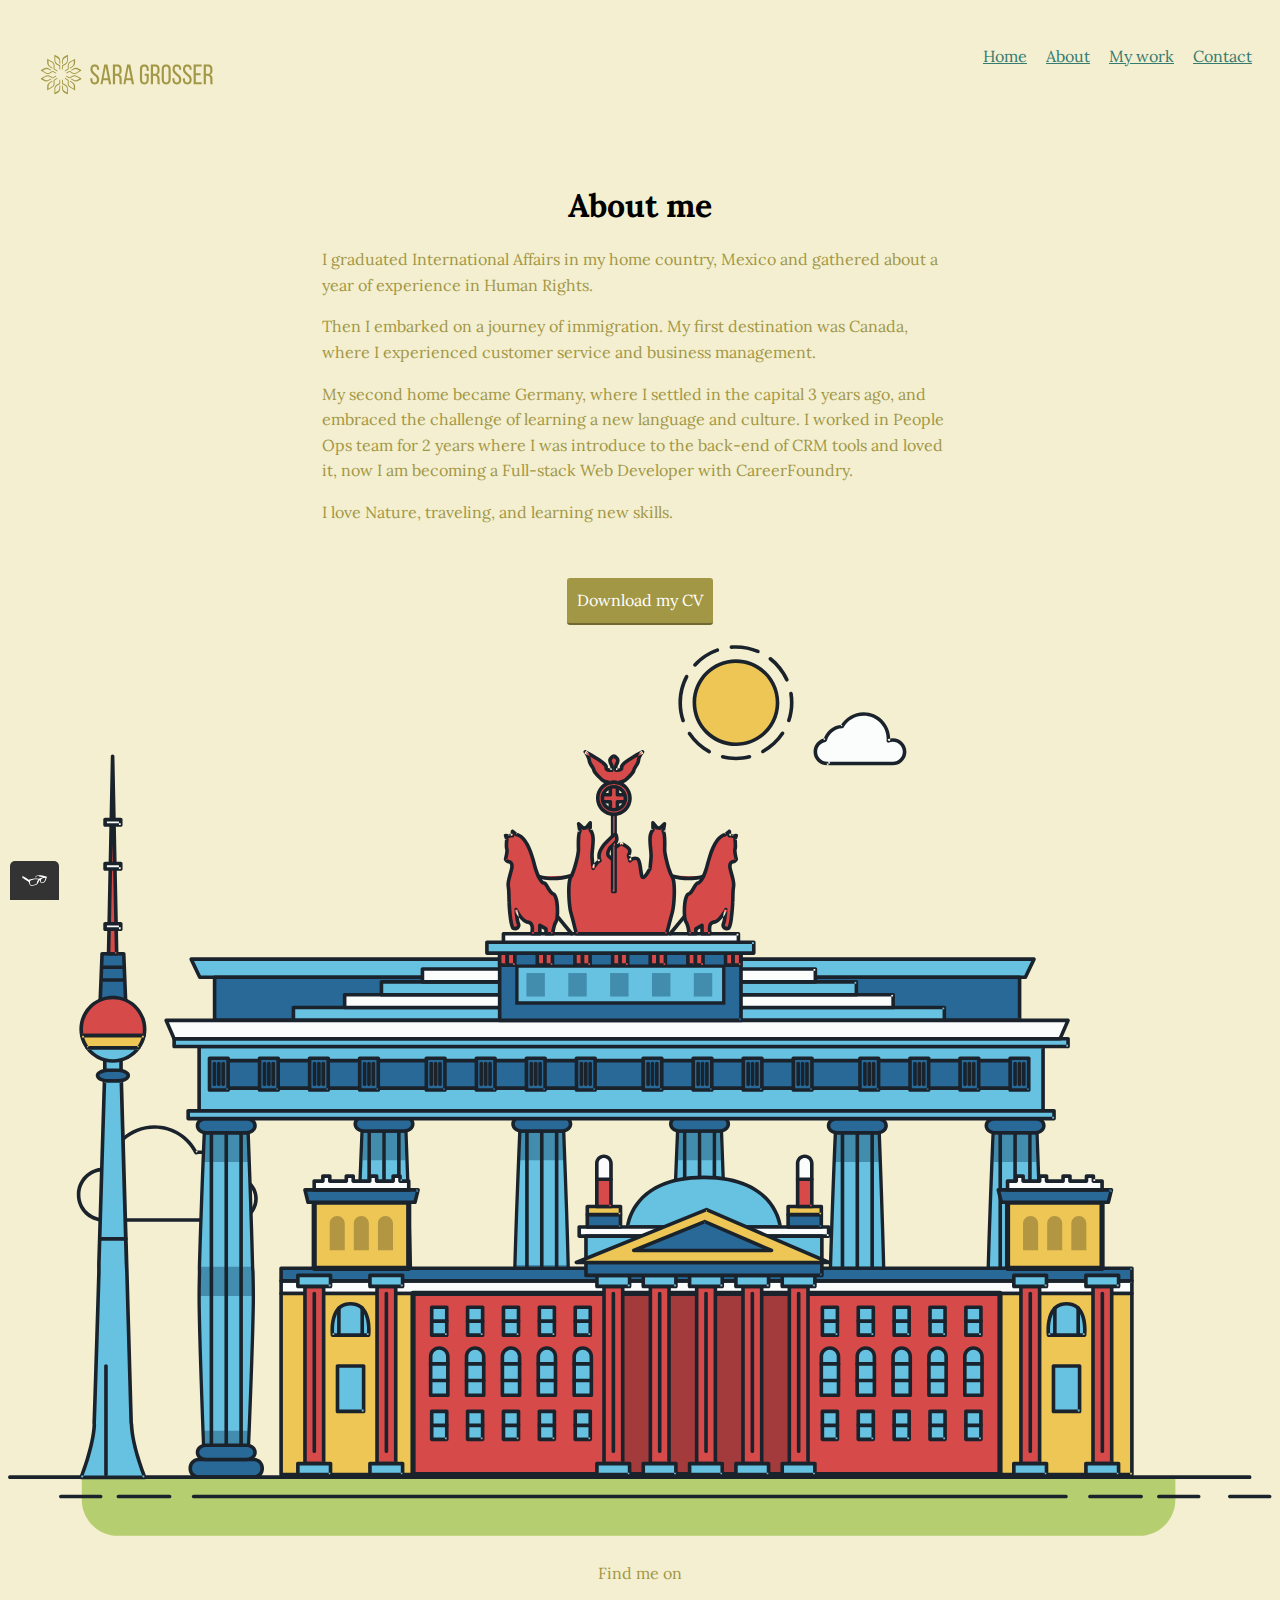
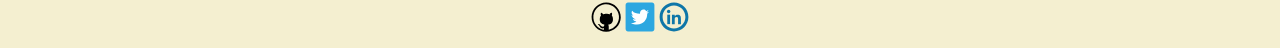
<file: about.html>
<!DOCTYPE html>
<html lang="en">

<head>
    <meta charset="UTF-8">
    <meta name="viewport" content="width=device-width, initial-scale=1.0">
    <title>About Sara Grosser</title>
    <link rel="stylesheet" type="text/css" href="https://necolas.github.io/normalize.css/8.0.1/normalize.css">
    <link rel="preconnect" href="https://fonts.googleapis.com">
    <link rel="preconnect" href="https://fonts.gstatic.com" crossorigin>
    <link href="https://fonts.googleapis.com/css2?family=Lora:wght@400;700&display=swap" rel="stylesheet">
    <link rel="stylesheet" type="text/css" href="css/styles.css">
    <meta name="viewport" content="width=device-width, initial-scale=1">
</head>

<body>
    <header class="page-header">
        <img src="img/SGlogo.svg" alt="logo" width="200" height="100" class="page-header__item">
        <nav class="main-navigation page-header__item">
            <ul role="menubar" class="navigation-list">
                <li role="presentation">
                    <a href="index.html" role="menuitem" class="navigation-list__item">Home</a>
                </li>
                <li role="presentation">
                    <a href="about.html" role="menuitem"
                        class="navigation-list__item navigation-list__item--active">About</a>
                </li>
                <li role="presentation">
                    <a href="work.html" role="menuitem" class="navigation-list__item">My work</a>
                </li>
                <li role="presentation">
                    <a href="contact.html" role="menuitem" class="navigation-list__item">Contact</a>
                </li>
            </ul>
        </nav>
    </header>
    <main class="about">
        <div class="about_content">
            <h1 class="about_child"> About me</h1>
            <p class="about_child">I graduated International Affairs in my home country, Mexico and
                gathered about a year of experience in Human Rights. </p>
            <p class="about_child">Then I embarked on a journey of immigration. My first
                destination was Canada, where I experienced customer service and business management.</p>
            <p class="about_child">My second home became Germany, where I settled in the capital 3 years ago, and embraced the
                challenge of learning a new language and culture.
                I worked in People Ops team for 2 years where I was introduce to the back-end of CRM tools and loved it,
                now I am becoming a Full-stack Web Developer with CareerFoundry.
            </p>
            <p class="about_child">I love Nature, traveling, and learning new skills.</p>
        </div>
        <div class="button-container">
            <a href="files/cv.pdf" class="button__secondary" download>Download my CV</a>
        </div>
        <svg id="about-picture" xmlns="http://www.w3.org/2000/svg" class="berlin-illustration" height="auto"
            viewBox="0 0 700 505" xmlns:xlink="http://www.w3.org/1999/xlink">
            <defs>
                <polygon id="a" points=".06 231.917 .06 .929 688.717 .929 688.717 231.917"></polygon>
            </defs>
            <g fill="none" fill-rule="evenodd">
                <g transform="translate(0 241)" class="cloud-front">
                    <path fill="#1A232C"
                        d="M87.602,29 L87.602,28 C87.326,28.001 87.103,28.024 86.927,28.033 L86.979,29.031 L87.947,28.78 C85.741,20.282 78.041,14.002 68.852,14 C67.858,14 66.904,14.096 65.98,14.231 L66.125,15.22 L67.019,14.772 C62.626,6.015 53.567,0.001 43.102,0 C29.041,0.002 17.524,10.848 16.443,24.632 L17.44,24.71 L17.606,23.724 C16.803,23.589 15.969,23.5 15.102,23.5 C6.817,23.501 0.102,30.215 0.102,38.5 C0.102,46.785 6.817,53.499 15.102,53.5 L87.602,53.5 C94.644,53.499 100.351,47.792 100.352,40.75 C100.351,33.708 94.644,28.001 87.602,28 L87.602,30 C90.573,30 93.254,31.202 95.203,33.149 C97.15,35.097 98.351,37.778 98.352,40.75 C98.351,43.722 97.15,46.403 95.203,48.351 C93.254,50.298 90.573,51.5 87.602,51.5 L15.102,51.5 C11.509,51.5 8.265,50.046 5.909,47.692 C3.555,45.337 2.102,42.093 2.102,38.5 C2.102,34.907 3.555,31.663 5.909,29.308 C8.265,26.954 11.509,25.5 15.102,25.5 C15.831,25.5 16.553,25.575 17.273,25.697 C17.551,25.743 17.832,25.672 18.055,25.499 C18.277,25.325 18.414,25.07 18.436,24.789 C19.436,12.04 30.094,1.998 43.102,2 C52.786,1.999 61.163,7.564 65.231,15.669 C65.425,16.055 65.842,16.272 66.27,16.21 C67.132,16.084 67.988,16 68.852,16 C77.108,15.998 84.027,21.647 86.011,29.283 C86.13,29.741 86.557,30.054 87.031,30.03 C87.27,30.017 87.457,29.999 87.602,30 L87.602,29"
                        transform="translate(38 36)"></path>
                </g>
                <path fill="#B5CE6F"
                    d="M646.484,484.382 C646.484,489.501 644.531,494.62 640.627,498.525 C636.722,502.43 631.603,504.382 626.484,504.382 L60.873,504.382 C55.754,504.382 50.636,502.43 46.731,498.525 C42.826,494.62 40.873,489.501 40.873,484.382 L40.873,471.917 L646.484,471.917 L646.484,484.382">
                </path>
                <polyline fill="#67C2E2"
                    points="334.824 185.029 101.449 185.029 106.209 195.08 563.438 195.08 568.2 185.029 334.824 185.029">
                </polyline>
                <path fill="#1A232C"
                    d="M334.824,185.029 L334.824,184.029 L101.449,184.029 C101.104,184.029 100.788,184.203 100.604,184.494 C100.42,184.785 100.398,185.146 100.545,185.457 L105.306,195.508 C105.471,195.856 105.824,196.079 106.209,196.079 L563.438,196.079 C563.824,196.079 564.177,195.856 564.342,195.508 L569.104,185.457 C569.251,185.146 569.229,184.785 569.045,184.494 C568.861,184.203 568.544,184.029 568.2,184.029 L334.824,184.029 L334.824,186.029 L566.62,186.029 L562.806,194.08 L106.842,194.08 L103.029,186.029 L334.824,186.029 L334.824,185.029">
                </path>
                <polygon fill="#296997" points="114.416 218.974 560.222 218.974 560.222 195.08 114.416 195.08">
                </polygon>
                <path fill="#1A232C"
                    d="M560.222,218.974 L560.222,217.974 L115.416,217.974 L115.416,196.079 L559.222,196.079 L559.222,218.974 L560.222,218.974 L560.222,217.974 L560.222,218.974 L561.222,218.974 L561.222,195.08 C561.222,194.816 561.115,194.559 560.929,194.372 C560.742,194.186 560.485,194.08 560.222,194.08 L114.416,194.08 C114.152,194.08 113.895,194.186 113.708,194.372 C113.522,194.559 113.416,194.816 113.416,195.08 L113.416,218.974 C113.416,219.237 113.522,219.495 113.708,219.681 C113.895,219.867 114.152,219.974 114.416,219.974 L560.222,219.974 C560.485,219.974 560.742,219.867 560.929,219.681 C561.115,219.495 561.222,219.237 561.222,218.974 L560.222,218.974">
                </path>
                <polygon fill="#67C2E2" points="105.85 269.08 573.225 269.08 573.225 233.398 105.85 233.398"></polygon>
                <path fill="#1A232C"
                    d="M573.225,233.398 L573.225,232.398 L105.85,232.398 C105.587,232.398 105.329,232.505 105.143,232.691 C104.957,232.877 104.85,233.134 104.85,233.398 L104.85,269.08 C104.85,269.344 104.957,269.601 105.143,269.788 C105.329,269.974 105.587,270.08 105.85,270.08 L573.225,270.08 C573.488,270.08 573.745,269.974 573.932,269.788 C574.118,269.601 574.225,269.344 574.225,269.08 L574.225,233.398 C574.225,233.134 574.118,232.877 573.932,232.691 C573.745,232.505 573.488,232.398 573.225,232.398 L573.225,233.398 L572.225,233.398 L572.225,268.08 L106.85,268.08 L106.85,234.398 L573.225,234.398 L573.225,233.398 L572.225,233.398 L573.225,233.398">
                </path>
                <polygon fill="#296997" points="116.751 256.508 562.557 256.508 562.557 241.243 116.751 241.243">
                </polygon>
                <path fill="#1A232C"
                    d="M562.557,256.508 L562.557,255.508 L117.75,255.508 L117.75,242.243 L561.557,242.243 L561.557,256.508 L562.557,256.508 L562.557,255.508 L562.557,256.508 L563.557,256.508 L563.557,241.243 C563.557,240.979 563.45,240.722 563.264,240.535 C563.078,240.349 562.82,240.243 562.557,240.243 L116.75,240.243 C116.487,240.243 116.23,240.349 116.043,240.535 C115.857,240.722 115.751,240.979 115.751,241.243 L115.751,256.508 C115.751,256.771 115.857,257.029 116.043,257.215 C116.23,257.401 116.487,257.508 116.751,257.508 L562.557,257.508 C562.82,257.508 563.077,257.401 563.264,257.215 C563.45,257.029 563.557,256.771 563.557,256.508 L562.557,256.508">
                </path>
                <polygon fill="#67C2E2" points="158.07 218.974 518.563 218.974 518.563 211.858 158.07 211.858">
                </polygon>
                <path fill="#1A232C"
                    d="M518.563,211.858 L518.563,210.858 L158.07,210.858 C157.807,210.858 157.549,210.964 157.363,211.151 C157.177,211.337 157.07,211.594 157.07,211.858 L157.07,218.974 C157.07,219.237 157.177,219.495 157.363,219.681 C157.549,219.867 157.807,219.974 158.07,219.974 L518.563,219.974 C518.826,219.974 519.083,219.867 519.27,219.681 C519.456,219.495 519.562,219.237 519.562,218.974 L519.562,211.858 C519.562,211.594 519.456,211.337 519.27,211.151 C519.083,210.964 518.826,210.858 518.563,210.858 L518.563,211.858 L517.563,211.858 L517.563,217.974 L159.07,217.974 L159.07,212.858 L518.563,212.858 L518.563,211.858 L517.563,211.858 L518.563,211.858">
                </path>
                <polygon fill="#FBFDFC" points="186.438 211.858 490.194 211.858 490.194 204.741 186.438 204.741">
                </polygon>
                <path fill="#1A232C"
                    d="M490.194,204.741 L490.194,203.741 L186.438,203.741 C186.175,203.741 185.917,203.848 185.731,204.034 C185.545,204.221 185.438,204.478 185.438,204.741 L185.438,211.858 C185.438,212.121 185.545,212.379 185.731,212.565 C185.917,212.751 186.175,212.858 186.438,212.858 L490.194,212.858 C490.458,212.858 490.715,212.751 490.902,212.565 C491.088,212.379 491.194,212.121 491.194,211.858 L491.194,204.741 C491.194,204.478 491.088,204.221 490.902,204.034 C490.715,203.848 490.458,203.741 490.194,203.741 L490.194,204.741 L489.194,204.741 L489.194,210.858 L187.438,210.858 L187.438,205.741 L490.194,205.741 L490.194,204.741 L489.194,204.741 L490.194,204.741">
                </path>
                <polygon fill="#67C2E2" points="206.805 204.741 469.828 204.741 469.828 197.624 206.805 197.624">
                </polygon>
                <path fill="#1A232C"
                    d="M469.828,197.624 L469.828,196.624 L206.805,196.624 C206.541,196.624 206.284,196.731 206.098,196.917 C205.911,197.103 205.805,197.361 205.805,197.624 L205.805,204.741 C205.805,205.005 205.911,205.262 206.098,205.449 C206.284,205.635 206.541,205.741 206.805,205.741 L469.828,205.741 C470.091,205.741 470.349,205.635 470.535,205.449 C470.722,205.262 470.828,205.005 470.828,204.741 L470.828,197.624 C470.828,197.361 470.722,197.103 470.535,196.917 C470.349,196.731 470.091,196.624 469.828,196.624 L469.828,197.624 L468.828,197.624 L468.828,203.741 L207.805,203.741 L207.805,198.624 L469.828,198.624 L469.828,197.624 L468.828,197.624 L469.828,197.624">
                </path>
                <polygon fill="#FBFDFC" points="229.521 197.624 447.111 197.624 447.111 190.509 229.521 190.509">
                </polygon>
                <path fill="#1A232C"
                    d="M447.111,190.509 L447.111,189.509 L229.521,189.509 C229.258,189.509 229,189.616 228.814,189.802 C228.628,189.988 228.521,190.246 228.521,190.509 L228.521,197.624 C228.521,197.888 228.628,198.145 228.814,198.332 C229,198.518 229.258,198.624 229.521,198.624 L447.111,198.624 C447.375,198.624 447.632,198.518 447.818,198.332 C448.005,198.145 448.111,197.888 448.111,197.624 L448.111,190.509 C448.111,190.246 448.005,189.988 447.818,189.802 C447.632,189.616 447.375,189.509 447.111,189.509 L447.111,190.509 L446.111,190.509 L446.111,196.624 L230.521,196.624 L230.521,191.509 L447.111,191.509 L447.111,190.509 L446.111,190.509 L447.111,190.509">
                </path>
                <path fill="#67C2E2"
                    d="M135.607,355.447 C135.163,337.766 134.264,313.326 133.648,297.387 C133.274,287.721 133.004,281.18 133.004,281.18 L108.722,281.18 C108.722,281.18 108.452,287.721 108.079,297.387 C107.462,313.326 106.563,337.766 106.119,355.447 C105.953,362.059 105.85,367.732 105.85,371.653 L105.85,371.654 C105.85,386.117 107.243,424.332 108.089,446.189 C108.457,455.706 108.722,462.126 108.722,462.126 L133.004,462.126 C133.004,462.126 133.269,455.706 133.637,446.189 C134.482,424.332 135.876,386.117 135.876,371.654 L135.876,371.653 C135.876,367.732 135.773,362.059 135.607,355.447">
                </path>
                <path fill="#428DAE"
                    d="M133.648 297.387L108.079 297.387C108.452 287.721 108.722 281.18 108.722 281.18L133.004 281.18C133.004 281.18 133.274 287.721 133.648 297.387M135.876 371.654L105.85 371.654 105.85 371.653C105.85 367.732 105.953 362.059 106.119 355.447L135.607 355.447C135.773 362.059 135.876 367.732 135.876 371.653L135.876 371.654M133.004 462.126L108.722 462.126C108.722 462.126 108.457 455.706 108.089 446.189L133.637 446.189C133.269 455.706 133.004 462.126 133.004 462.126">
                </path>
                <path fill="#1A232C"
                    d="M109.612,461.199 L132.114,461.199 C132.447,453.007 134.949,390.886 134.949,371.653 C134.949,352.42 132.447,290.299 132.114,282.108 L109.612,282.108 C109.279,290.299 106.778,352.42 106.778,371.653 C106.778,390.886 109.279,453.007 109.612,461.199 Z M133.895,463.054 L107.832,463.054 L107.794,462.164 C107.766,461.466 104.922,392.193 104.922,371.653 C104.922,351.114 107.766,281.839 107.794,281.142 L107.832,280.252 L133.895,280.252 L133.931,281.142 C133.96,281.839 136.804,351.114 136.804,371.653 C136.804,392.193 133.96,461.466 133.931,462.164 L133.895,463.054 L133.895,463.054 Z">
                </path>
                <path fill="#1A232C"
                    d="M111.638 281.18L111.638 462.126C111.638 462.679 112.086 463.126 112.638 463.126 113.19 463.126 113.638 462.679 113.638 462.126L113.638 281.18C113.638 280.628 113.19 280.18 112.638 280.18 112.086 280.18 111.638 280.628 111.638 281.18M119.863 281.18L119.863 462.126C119.863 462.679 120.311 463.126 120.863 463.126 121.416 463.126 121.863 462.679 121.863 462.126L121.863 281.18C121.863 280.628 121.416 280.18 120.863 280.18 120.311 280.18 119.863 280.628 119.863 281.18M128.088 281.18L128.088 462.126C128.088 462.679 128.536 463.126 129.088 463.126 129.64 463.126 130.088 462.679 130.088 462.126L130.088 281.18C130.088 280.628 129.64 280.18 129.088 280.18 128.536 280.18 128.088 280.628 128.088 281.18">
                </path>
                <path fill="#296997"
                    d="M136.79,277.265 C136.79,279.418 134.675,281.18 132.09,281.18 L109.636,281.18 C107.051,281.18 104.936,279.418 104.936,277.265 C104.936,275.111 107.051,273.349 109.636,273.349 L132.09,273.349 C134.675,273.349 136.79,275.111 136.79,277.265">
                </path>
                <path fill="#1A232C"
                    d="M136.79,277.265 L135.79,277.265 C135.789,278.005 135.433,278.704 134.769,279.262 C134.109,279.814 133.155,280.181 132.09,280.18 L109.636,280.18 C108.571,280.181 107.617,279.814 106.956,279.262 C106.293,278.704 105.936,278.005 105.936,277.265 C105.936,276.524 106.293,275.825 106.957,275.267 C107.617,274.715 108.571,274.348 109.636,274.349 L132.09,274.349 C133.155,274.348 134.109,274.716 134.769,275.267 C135.433,275.825 135.789,276.524 135.79,277.265 L137.79,277.265 C137.791,275.851 137.09,274.593 136.049,273.731 C135.006,272.863 133.61,272.35 132.09,272.349 L109.636,272.349 C108.116,272.35 106.72,272.863 105.676,273.731 C104.636,274.593 103.935,275.851 103.936,277.265 C103.935,278.678 104.636,279.937 105.677,280.798 C106.72,281.666 108.116,282.179 109.636,282.18 L132.09,282.18 C133.61,282.179 135.006,281.666 136.049,280.798 C137.09,279.937 137.791,278.678 137.79,277.265 L136.79,277.265">
                </path>
                <path fill="#296997"
                    d="M140.775,467.217 C140.775,469.803 138.661,471.917 136.076,471.917 L105.65,471.917 C103.065,471.917 100.951,469.803 100.951,467.217 L100.951,466.825 C100.951,464.241 103.065,462.126 105.65,462.126 L136.076,462.126 C138.661,462.126 140.775,464.241 140.775,466.825 L140.775,467.217">
                </path>
                <path fill="#1A232C"
                    d="M140.775,467.217 L139.775,467.217 C139.775,468.235 139.361,469.155 138.688,469.83 C138.013,470.503 137.093,470.917 136.076,470.917 L105.65,470.917 C104.633,470.917 103.713,470.504 103.038,469.83 C102.365,469.155 101.951,468.235 101.951,467.217 L101.951,466.825 C101.951,465.808 102.365,464.889 103.038,464.214 C103.713,463.54 104.633,463.127 105.65,463.126 L136.076,463.126 C137.093,463.127 138.013,463.54 138.688,464.214 C139.362,464.889 139.775,465.808 139.775,466.825 L139.775,467.217 L141.775,467.217 L141.775,466.825 C141.772,463.684 139.217,461.13 136.076,461.126 L105.65,461.126 C102.509,461.13 99.955,463.684 99.951,466.825 L99.951,467.217 C99.954,470.36 102.509,472.914 105.65,472.917 L136.076,472.917 C139.217,472.914 141.772,470.36 141.775,467.217 L140.775,467.217">
                </path>
                <path fill="#296997"
                    d="M136.79,458.208 C136.79,460.363 134.675,462.126 132.09,462.126 L109.636,462.126 C107.051,462.126 104.936,460.363 104.936,458.208 C104.936,456.057 107.051,454.292 109.636,454.292 L132.09,454.292 C134.675,454.292 136.79,456.057 136.79,458.208">
                </path>
                <path fill="#1A232C"
                    d="M136.79,458.208 L135.79,458.208 C135.789,458.949 135.432,459.649 134.769,460.207 C134.108,460.76 133.154,461.128 132.09,461.126 L109.636,461.126 C108.572,461.128 107.617,460.76 106.957,460.207 C106.293,459.649 105.936,458.949 105.936,458.208 C105.936,457.47 106.293,456.77 106.957,456.212 C107.617,455.659 108.572,455.291 109.636,455.292 L132.09,455.292 C133.154,455.291 134.108,455.659 134.769,456.212 C135.433,456.77 135.789,457.47 135.79,458.208 L137.79,458.208 C137.791,456.796 137.09,455.538 136.05,454.675 C135.006,453.808 133.61,453.294 132.09,453.292 L109.636,453.292 C108.115,453.294 106.719,453.808 105.676,454.675 C104.636,455.538 103.935,456.796 103.936,458.208 C103.935,459.622 104.636,460.881 105.676,461.743 C106.72,462.611 108.116,463.125 109.636,463.126 L132.09,463.126 C133.61,463.125 135.006,462.611 136.05,461.743 C137.09,460.881 137.791,459.622 137.79,458.208 L136.79,458.208">
                </path>
                <path fill="#67C2E2"
                    d="M572.471,355.447 C572.025,337.766 571.126,313.326 570.51,297.387 C570.137,287.721 569.867,281.18 569.867,281.18 L545.585,281.18 C545.585,281.18 545.315,287.721 544.942,297.387 C544.326,313.326 543.427,337.766 542.981,355.447 C542.815,362.059 542.713,367.732 542.713,371.653 L542.713,371.654 C542.713,386.117 544.107,424.332 544.952,446.189 C545.32,455.706 545.585,462.126 545.585,462.126 L569.867,462.126 C569.867,462.126 570.132,455.706 570.499,446.189 C571.346,424.332 572.739,386.117 572.739,371.654 L572.739,371.653 C572.739,367.732 572.637,362.059 572.471,355.447">
                </path>
                <path fill="#428DAE"
                    d="M569.582 297.387L566.951 297.387 566.951 282.108 568.977 282.108C569.063 284.206 569.29 289.841 569.582 297.387M564.951 297.387L545.871 297.387C546.162 289.841 546.39 284.206 546.476 282.108L564.951 282.108 564.951 297.387M571.8 369.187L566.951 369.187 566.951 356.265 571.562 356.265C571.685 361.272 571.771 365.701 571.8 369.187M564.951 369.187L543.653 369.187C543.684 365.512 543.777 360.79 543.912 355.447L553.551 355.447 553.551 356.265 564.951 356.265 564.951 369.187">
                </path>
                <path fill="#1A232C"
                    d="M546.476,461.199 L568.977,461.199 C569.31,453.007 571.812,390.886 571.812,371.653 C571.812,352.42 569.31,290.299 568.977,282.108 L546.476,282.108 C546.142,290.299 543.642,352.42 543.642,371.653 C543.642,390.886 546.142,453.007 546.476,461.199 M570.758,463.054 L544.694,463.054 L544.658,462.164 C544.629,461.466 541.785,392.193 541.785,371.653 C541.785,351.114 544.629,281.839 544.658,281.142 L544.694,280.252 L570.758,280.252 L570.795,281.142 C570.823,281.839 573.667,351.114 573.667,371.653 C573.667,392.193 570.823,461.466 570.795,462.164 L570.758,463.054">
                </path>
                <path fill="#1A232C"
                    d="M548.501 281.18L548.501 462.126C548.501 462.679 548.949 463.126 549.501 463.126 550.053 463.126 550.501 462.679 550.501 462.126L550.501 281.18C550.501 280.628 550.053 280.18 549.501 280.18 548.949 280.18 548.501 280.628 548.501 281.18M556.727 281.18L556.727 462.126C556.727 462.679 557.174 463.126 557.727 463.126 558.279 463.126 558.727 462.679 558.727 462.126L558.727 281.18C558.727 280.628 558.279 280.18 557.727 280.18 557.174 280.18 556.727 280.628 556.727 281.18M564.951 281.18L564.951 462.126C564.951 462.679 565.399 463.126 565.951 463.126 566.503 463.126 566.951 462.679 566.951 462.126L566.951 281.18C566.951 280.628 566.503 280.18 565.951 280.18 565.399 280.18 564.951 280.628 564.951 281.18">
                </path>
                <path fill="#296997"
                    d="M573.653,277.265 C573.653,279.418 571.537,281.18 568.953,281.18 L546.499,281.18 C543.915,281.18 541.799,279.418 541.799,277.265 C541.799,275.111 543.915,273.349 546.499,273.349 L568.953,273.349 C571.537,273.349 573.653,275.111 573.653,277.265">
                </path>
                <path fill="#1A232C"
                    d="M573.653,277.265 L572.653,277.265 C572.653,278.005 572.296,278.704 571.632,279.262 C570.972,279.814 570.017,280.181 568.953,280.18 L546.499,280.18 C545.435,280.181 544.48,279.814 543.82,279.262 C543.156,278.704 542.8,278.005 542.799,277.265 C542.8,276.525 543.156,275.825 543.82,275.267 C544.481,274.715 545.435,274.348 546.499,274.349 L568.953,274.349 C570.017,274.348 570.972,274.715 571.632,275.267 C572.296,275.825 572.653,276.525 572.653,277.265 L574.653,277.265 C574.654,275.851 573.953,274.593 572.912,273.731 C571.869,272.863 570.473,272.35 568.953,272.349 L546.499,272.349 C544.979,272.35 543.583,272.863 542.54,273.731 C541.499,274.593 540.798,275.851 540.799,277.265 C540.798,278.679 541.499,279.937 542.54,280.798 C543.583,281.666 544.979,282.179 546.499,282.18 L568.953,282.18 C570.473,282.179 571.869,281.666 572.912,280.798 C573.953,279.937 574.654,278.679 574.653,277.265 L573.653,277.265">
                </path>
                <path fill="#296997"
                    d="M577.639,467.217 C577.639,469.803 575.524,471.917 572.938,471.917 L542.514,471.917 C539.929,471.917 537.813,469.803 537.813,467.217 L537.813,466.825 C537.813,464.241 539.929,462.126 542.514,462.126 L572.938,462.126 C575.524,462.126 577.639,464.241 577.639,466.825 L577.639,467.217">
                </path>
                <path fill="#1A232C"
                    d="M577.639,467.217 L576.639,467.217 C576.638,468.235 576.225,469.155 575.551,469.83 C574.876,470.503 573.956,470.917 572.938,470.917 L542.514,470.917 C541.497,470.917 540.576,470.503 539.901,469.83 C539.227,469.155 538.814,468.234 538.813,467.217 L538.813,466.825 C538.814,465.808 539.227,464.889 539.901,464.214 C540.576,463.54 541.497,463.127 542.514,463.126 L572.938,463.126 C573.956,463.127 574.876,463.54 575.551,464.214 C576.225,464.888 576.638,465.808 576.639,466.825 L576.639,467.217 L578.639,467.217 L578.639,466.825 C578.635,463.684 576.081,461.13 572.938,461.126 L542.514,461.126 C539.372,461.13 536.817,463.684 536.813,466.825 L536.813,467.217 C536.817,470.36 539.372,472.914 542.514,472.917 L572.938,472.917 C576.081,472.914 578.635,470.359 578.639,467.217 L577.639,467.217">
                </path>
                <path fill="#296997"
                    d="M573.653,458.208 C573.653,460.363 571.537,462.126 568.953,462.126 L546.499,462.126 C543.915,462.126 541.799,460.363 541.799,458.208 C541.799,456.057 543.915,454.292 546.499,454.292 L568.953,454.292 C571.537,454.292 573.653,456.057 573.653,458.208">
                </path>
                <path fill="#1A232C"
                    d="M573.653,458.208 L572.653,458.208 C572.653,458.949 572.296,459.649 571.632,460.207 C570.971,460.76 570.017,461.128 568.953,461.126 L546.499,461.126 C545.435,461.128 544.481,460.76 543.82,460.207 C543.157,459.649 542.799,458.949 542.799,458.208 C542.799,457.47 543.156,456.77 543.82,456.212 C544.481,455.659 545.435,455.291 546.499,455.292 L568.953,455.292 C570.017,455.291 570.971,455.659 571.632,456.212 C572.296,456.77 572.653,457.47 572.653,458.208 L574.653,458.208 C574.654,456.796 573.953,455.538 572.912,454.675 C571.869,453.808 570.473,453.294 568.953,453.292 L546.499,453.292 C544.979,453.294 543.583,453.808 542.54,454.675 C541.499,455.538 540.798,456.796 540.799,458.208 C540.798,459.622 541.499,460.881 542.54,461.743 C543.583,462.611 544.979,463.125 546.499,463.126 L568.953,463.126 C570.473,463.125 571.869,462.611 572.912,461.743 C573.953,460.881 574.654,459.622 574.653,458.208 L573.653,458.208">
                </path>
                <path fill="#67C2E2"
                    d="M485.098,355.447 C484.654,337.766 483.753,313.326 483.137,297.387 C482.764,287.721 482.494,281.18 482.494,281.18 L458.213,281.18 C458.213,281.18 457.942,287.721 457.569,297.387 C456.953,313.326 456.055,337.766 455.608,355.447 C455.443,362.059 455.34,367.732 455.34,371.653 L455.34,371.654 C455.34,386.117 456.733,424.332 457.58,446.189 C457.948,455.706 458.213,462.126 458.213,462.126 L482.494,462.126 C482.494,462.126 482.759,455.706 483.126,446.189 C483.973,424.332 485.366,386.117 485.366,371.654 L485.366,371.653 C485.366,367.732 485.265,362.059 485.098,355.447">
                </path>
                <path fill="#428DAE"
                    d="M483.137 297.387L457.569 297.387C457.942 287.721 458.213 281.18 458.213 281.18L482.494 281.18C482.494 281.18 482.764 287.721 483.137 297.387M485.355 369.187L455.351 369.187C455.382 365.502 455.475 360.78 455.608 355.447L485.098 355.447C485.232 360.78 485.325 365.502 485.355 369.187">
                </path>
                <path fill="#1A232C"
                    d="M459.103,461.199 L481.605,461.199 C481.938,453.007 484.439,390.886 484.439,371.653 C484.439,352.42 481.938,290.299 481.605,282.108 L459.103,282.108 C458.769,290.299 456.268,352.42 456.268,371.653 C456.268,390.886 458.769,453.007 459.103,461.199 Z M483.386,463.054 L457.321,463.054 L457.285,462.164 C457.256,461.466 454.412,392.193 454.412,371.653 C454.412,351.114 457.256,281.839 457.285,281.142 L457.321,280.252 L483.386,280.252 L483.422,281.142 C483.45,281.839 486.294,351.114 486.294,371.653 C486.294,392.193 483.45,461.466 483.422,462.164 L483.386,463.054 L483.386,463.054 Z">
                </path>
                <path fill="#1A232C"
                    d="M461.128 281.18L461.128 462.126C461.128 462.679 461.576 463.126 462.128 463.126 462.68 463.126 463.128 462.679 463.128 462.126L463.128 281.18C463.128 280.628 462.68 280.18 462.128 280.18 461.576 280.18 461.128 280.628 461.128 281.18M469.354 281.18L469.354 462.126C469.354 462.679 469.801 463.126 470.354 463.126 470.906 463.126 471.354 462.679 471.354 462.126L471.354 281.18C471.354 280.628 470.906 280.18 470.354 280.18 469.801 280.18 469.354 280.628 469.354 281.18M477.578 281.18L477.578 462.126C477.578 462.679 478.026 463.126 478.578 463.126 479.13 463.126 479.578 462.679 479.578 462.126L479.578 281.18C479.578 280.628 479.13 280.18 478.578 280.18 478.026 280.18 477.578 280.628 477.578 281.18">
                </path>
                <path fill="#296997"
                    d="M486.281,277.265 C486.281,279.418 484.164,281.18 481.58,281.18 L459.126,281.18 C456.542,281.18 454.426,279.418 454.426,277.265 C454.426,275.111 456.542,273.349 459.126,273.349 L481.58,273.349 C484.164,273.349 486.281,275.111 486.281,277.265">
                </path>
                <path fill="#1A232C"
                    d="M486.281,277.265 L485.281,277.265 C485.281,278.005 484.924,278.704 484.26,279.262 C483.599,279.814 482.644,280.181 481.58,280.18 L459.126,280.18 C458.062,280.181 457.107,279.814 456.447,279.262 C455.783,278.704 455.427,278.005 455.426,277.265 C455.427,276.525 455.783,275.825 456.447,275.267 C457.108,274.715 458.062,274.348 459.126,274.349 L481.58,274.349 C482.644,274.348 483.599,274.716 484.26,275.268 C484.924,275.825 485.281,276.525 485.281,277.265 L487.281,277.265 C487.282,275.851 486.58,274.593 485.54,273.731 C484.496,272.863 483.1,272.35 481.58,272.349 L459.126,272.349 C457.606,272.35 456.21,272.863 455.167,273.731 C454.126,274.593 453.425,275.851 453.426,277.265 C453.425,278.679 454.126,279.937 455.167,280.798 C456.21,281.666 457.606,282.179 459.126,282.18 L481.58,282.18 C483.1,282.179 484.496,281.666 485.54,280.799 C486.58,279.937 487.282,278.679 487.281,277.265 L486.281,277.265">
                </path>
                <path fill="#296997"
                    d="M490.266,467.217 C490.266,469.803 488.151,471.917 485.565,471.917 L455.141,471.917 C452.556,471.917 450.44,469.803 450.44,467.217 L450.44,466.825 C450.44,464.241 452.556,462.126 455.141,462.126 L485.565,462.126 C488.151,462.126 490.266,464.241 490.266,466.825 L490.266,467.217">
                </path>
                <path fill="#1A232C"
                    d="M490.266,467.217 L489.266,467.217 C489.265,468.235 488.852,469.155 488.178,469.83 C487.503,470.503 486.583,470.917 485.565,470.917 L455.141,470.917 C454.124,470.917 453.203,470.503 452.528,469.83 C451.854,469.155 451.441,468.234 451.44,467.217 L451.44,466.825 C451.441,465.808 451.854,464.889 452.528,464.214 C453.203,463.54 454.124,463.127 455.141,463.126 L485.565,463.126 C486.583,463.127 487.503,463.54 488.178,464.214 C488.852,464.888 489.265,465.808 489.266,466.825 L489.266,467.217 L491.266,467.217 L491.266,466.825 C491.262,463.684 488.708,461.13 485.565,461.126 L455.141,461.126 C451.999,461.13 449.444,463.684 449.44,466.825 L449.44,467.217 C449.444,470.36 451.999,472.914 455.141,472.917 L485.565,472.917 C488.708,472.914 491.262,470.359 491.266,467.217 L490.266,467.217">
                </path>
                <path fill="#296997"
                    d="M486.281,458.208 C486.281,460.363 484.164,462.126 481.58,462.126 L459.126,462.126 C456.542,462.126 454.426,460.363 454.426,458.208 C454.426,456.057 456.542,454.292 459.126,454.292 L481.58,454.292 C484.164,454.292 486.281,456.057 486.281,458.208">
                </path>
                <path fill="#1A232C"
                    d="M486.281,458.208 L485.281,458.208 C485.281,458.949 484.923,459.649 484.26,460.207 C483.599,460.76 482.644,461.128 481.58,461.126 L459.126,461.126 C458.062,461.128 457.108,460.76 456.447,460.207 C455.784,459.649 455.427,458.949 455.426,458.208 C455.426,457.47 455.783,456.77 456.447,456.212 C457.108,455.659 458.062,455.291 459.126,455.292 L481.58,455.292 C482.644,455.291 483.598,455.659 484.26,456.212 C484.924,456.77 485.281,457.47 485.281,458.208 L487.281,458.208 C487.282,456.795 486.58,455.538 485.54,454.675 C484.496,453.808 483.1,453.294 481.58,453.292 L459.126,453.292 C457.606,453.294 456.21,453.808 455.167,454.675 C454.126,455.538 453.425,456.796 453.426,458.208 C453.425,459.622 454.126,460.881 455.167,461.743 C456.21,462.611 457.606,463.125 459.126,463.126 L481.58,463.126 C483.1,463.125 484.496,462.611 485.54,461.743 C486.581,460.881 487.282,459.622 487.281,458.208 L486.281,458.208">
                </path>
                <path fill="#67C2E2"
                    d="M397.726,354.466 C397.28,336.787 396.381,312.346 395.765,296.407 C395.392,286.742 395.122,280.2 395.122,280.2 L370.84,280.2 C370.84,280.2 370.57,286.742 370.197,296.407 C369.581,312.346 368.682,336.787 368.236,354.466 C368.07,361.078 367.968,366.751 367.968,370.672 L367.968,370.673 C367.968,385.136 369.361,423.352 370.207,445.208 C370.575,454.726 370.84,461.146 370.84,461.146 L395.122,461.146 C395.122,461.146 395.386,454.726 395.754,445.208 C396.601,423.352 397.994,385.136 397.994,370.673 L397.994,370.672 C397.994,366.751 397.892,361.078 397.726,354.466">
                </path>
                <path fill="#428DAE"
                    d="M394.837 296.407L392.206 296.407 392.206 281.127 394.233 281.127C394.318 283.225 394.545 288.861 394.837 296.407L394.837 296.407zM383.981 296.407L390.206 296.407 390.206 281.127 383.981 281.127 383.981 296.407zM375.756 296.407L381.98 296.407 381.98 281.127 375.756 281.127 375.756 296.407zM373.756 296.407L371.126 296.407C371.417 288.861 371.645 283.225 371.73 281.127L373.756 281.127 373.756 296.407 373.756 296.407zM397.062 369.187L392.206 369.187 392.206 354.466 396.796 354.466C396.943 360.298 397.041 365.389 397.062 369.187L397.062 369.187zM383.981 369.187L390.206 369.187 390.206 354.466 383.981 354.466 383.981 369.187zM375.756 369.187L381.98 369.187 381.98 354.466 375.756 354.466 375.756 369.187zM373.756 369.187L368.9 369.187C368.921 365.389 369.019 360.298 369.166 354.466L373.756 354.466 373.756 369.187 373.756 369.187z">
                </path>
                <path fill="#1A232C"
                    d="M371.73,460.218 L394.233,460.218 C394.565,452.027 397.066,389.906 397.066,370.672 C397.066,351.44 394.565,289.319 394.233,281.127 L371.73,281.127 C371.397,289.319 368.895,351.44 368.895,370.672 C368.895,389.906 371.397,452.027 371.73,460.218 M396.013,462.074 L369.949,462.074 L369.912,461.184 C369.884,460.486 367.04,391.212 367.04,370.672 C367.04,350.133 369.884,280.859 369.912,280.162 L369.949,279.272 L396.013,279.272 L396.05,280.162 C396.078,280.859 398.922,350.133 398.922,370.672 C398.922,391.212 396.078,460.486 396.05,461.184 L396.013,462.074">
                </path>
                <path fill="#1A232C"
                    d="M373.756 280.2L373.756 461.146C373.756 461.698 374.203 462.146 374.756 462.146 375.308 462.146 375.756 461.698 375.756 461.146L375.756 280.2C375.756 279.647 375.308 279.2 374.756 279.2 374.203 279.2 373.756 279.647 373.756 280.2M381.98 280.2L381.98 461.146C381.98 461.698 382.428 462.146 382.98 462.146 383.533 462.146 383.981 461.698 383.981 461.146L383.981 280.2C383.981 279.647 383.533 279.2 382.98 279.2 382.428 279.2 381.98 279.647 381.98 280.2M390.206 280.2L390.206 461.146C390.206 461.698 390.654 462.146 391.206 462.146 391.758 462.146 392.206 461.698 392.206 461.146L392.206 280.2C392.206 279.647 391.758 279.2 391.206 279.2 390.654 279.2 390.206 279.647 390.206 280.2">
                </path>
                <path fill="#296997"
                    d="M398.908,276.285 C398.908,278.439 396.792,280.2 394.208,280.2 L371.754,280.2 C369.17,280.2 367.053,278.439 367.053,276.285 C367.053,274.13 369.17,272.369 371.754,272.369 L394.208,272.369 C396.792,272.369 398.908,274.13 398.908,276.285">
                </path>
                <path fill="#1A232C"
                    d="M398.908,276.285 L397.908,276.285 C397.907,277.025 397.551,277.724 396.887,278.281 C396.227,278.833 395.272,279.201 394.208,279.2 L371.754,279.2 C370.69,279.201 369.735,278.833 369.074,278.281 C368.41,277.724 368.053,277.025 368.053,276.285 C368.053,275.544 368.41,274.845 369.074,274.287 C369.735,273.735 370.69,273.367 371.754,273.369 L394.208,273.369 C395.272,273.367 396.227,273.735 396.887,274.287 C397.551,274.844 397.907,275.544 397.908,276.285 L399.908,276.285 C399.909,274.871 399.208,273.612 398.167,272.75 C397.124,271.883 395.728,271.37 394.208,271.369 L371.754,271.369 C370.234,271.37 368.838,271.883 367.794,272.75 C366.754,273.612 366.052,274.871 366.053,276.285 C366.052,277.699 366.754,278.957 367.795,279.818 C368.838,280.686 370.234,281.198 371.754,281.2 L394.208,281.2 C395.728,281.198 397.123,280.686 398.167,279.818 C399.208,278.957 399.909,277.698 399.908,276.285 L398.908,276.285">
                </path>
                <path fill="#296997"
                    d="M402.894,466.237 C402.894,468.823 400.779,470.937 398.193,470.937 L367.768,470.937 C365.183,470.937 363.068,468.823 363.068,466.237 L363.068,465.844 C363.068,463.26 365.183,461.146 367.768,461.146 L398.193,461.146 C400.779,461.146 402.894,463.26 402.894,465.844 L402.894,466.237">
                </path>
                <path fill="#1A232C"
                    d="M402.894,466.237 L401.894,466.237 C401.893,467.254 401.48,468.174 400.806,468.849 C400.131,469.523 399.211,469.937 398.193,469.937 L367.768,469.937 C366.751,469.937 365.831,469.523 365.156,468.849 C364.482,468.174 364.069,467.254 364.068,466.237 L364.068,465.844 C364.069,464.828 364.482,463.908 365.156,463.233 C365.831,462.56 366.751,462.146 367.768,462.146 L398.193,462.146 C399.211,462.146 400.131,462.56 400.806,463.233 C401.48,463.908 401.893,464.828 401.894,465.844 L401.894,466.237 L403.894,466.237 L403.894,465.844 C403.89,462.703 401.336,460.15 398.193,460.146 L367.768,460.146 C364.626,460.15 362.072,462.703 362.068,465.844 L362.068,466.237 C362.072,469.379 364.626,471.933 367.768,471.937 L398.193,471.937 C401.336,471.933 403.89,469.379 403.894,466.237 L402.894,466.237">
                </path>
                <path fill="#296997"
                    d="M398.908,457.228 C398.908,459.382 396.792,461.146 394.208,461.146 L371.754,461.146 C369.17,461.146 367.053,459.382 367.053,457.228 C367.053,455.077 369.17,453.312 371.754,453.312 L394.208,453.312 C396.792,453.312 398.908,455.077 398.908,457.228">
                </path>
                <path fill="#1A232C"
                    d="M398.908,457.228 L397.908,457.228 C397.908,457.968 397.55,458.669 396.887,459.226 C396.226,459.779 395.272,460.147 394.208,460.146 L371.754,460.146 C370.69,460.147 369.736,459.779 369.074,459.226 C368.411,458.668 368.053,457.968 368.053,457.228 C368.053,456.489 368.41,455.789 369.074,455.231 C369.736,454.679 370.69,454.311 371.754,454.312 L394.208,454.312 C395.272,454.311 396.226,454.679 396.887,455.231 C397.551,455.789 397.908,456.489 397.908,457.228 L399.908,457.228 C399.909,455.815 399.208,454.557 398.167,453.695 C397.124,452.827 395.728,452.313 394.208,452.312 L371.754,452.312 C370.234,452.313 368.838,452.827 367.794,453.695 C366.754,454.557 366.052,455.815 366.053,457.228 C366.052,458.642 366.753,459.901 367.794,460.763 C368.838,461.631 370.234,462.145 371.754,462.146 L394.208,462.146 C395.728,462.145 397.124,461.631 398.167,460.763 C399.208,459.9 399.909,458.642 399.908,457.228 L398.908,457.228">
                </path>
                <path fill="#67C2E2"
                    d="M310.353,354.466 C309.908,336.787 309.009,312.346 308.393,296.407 C308.019,286.742 307.75,280.2 307.75,280.2 L283.467,280.2 C283.467,280.2 283.198,286.742 282.824,296.407 C282.208,312.346 281.309,336.787 280.864,354.466 C280.698,361.078 280.596,366.751 280.596,370.672 L280.596,370.673 C280.596,385.136 281.989,423.352 282.834,445.208 C283.202,454.726 283.467,461.146 283.467,461.146 L307.75,461.146 C307.75,461.146 308.014,454.726 308.382,445.208 C309.228,423.352 310.622,385.136 310.622,370.673 L310.622,370.672 C310.622,366.751 310.518,361.078 310.353,354.466">
                </path>
                <path fill="#428DAE"
                    d="M308.393 296.407L282.824 296.407C283.198 286.742 283.467 280.2 283.467 280.2L307.75 280.2C307.75 280.2 308.019 286.742 308.393 296.407M310.617 369.187L280.6 369.187C280.621 365.377 280.718 360.285 280.864 354.466L310.353 354.466C310.498 360.285 310.596 365.377 310.617 369.187">
                </path>
                <path fill="#1A232C"
                    d="M284.357,460.218 L306.86,460.218 C307.193,452.027 309.694,389.906 309.694,370.672 C309.694,351.44 307.193,289.319 306.86,281.127 L284.357,281.127 C284.024,289.319 281.523,351.44 281.523,370.672 C281.523,389.906 284.024,452.027 284.357,460.218 Z M308.639,462.074 L282.576,462.074 L282.54,461.184 C282.511,460.486 279.668,391.212 279.668,370.672 C279.668,350.133 282.511,280.859 282.54,280.162 L282.576,279.272 L308.639,279.272 L308.677,280.162 C308.706,280.859 311.549,350.133 311.549,370.672 C311.549,391.212 308.706,460.486 308.677,461.184 L308.639,462.074 L308.639,462.074 Z">
                </path>
                <path fill="#1A232C"
                    d="M286.383 280.2L286.383 461.146C286.383 461.698 286.831 462.146 287.383 462.146 287.936 462.146 288.383 461.698 288.383 461.146L288.383 280.2C288.383 279.647 287.936 279.2 287.383 279.2 286.831 279.2 286.383 279.647 286.383 280.2M294.608 280.2L294.608 461.146C294.608 461.698 295.056 462.146 295.608 462.146 296.161 462.146 296.608 461.698 296.608 461.146L296.608 280.2C296.608 279.647 296.161 279.2 295.608 279.2 295.056 279.2 294.608 279.647 294.608 280.2M302.834 280.2L302.834 461.146C302.834 461.698 303.281 462.146 303.834 462.146 304.386 462.146 304.834 461.698 304.834 461.146L304.834 280.2C304.834 279.647 304.386 279.2 303.834 279.2 303.281 279.2 302.834 279.647 302.834 280.2">
                </path>
                <path fill="#296997"
                    d="M311.535,276.285 C311.535,278.439 309.42,280.2 306.836,280.2 L284.381,280.2 C281.797,280.2 279.681,278.439 279.681,276.285 C279.681,274.13 281.797,272.369 284.381,272.369 L306.836,272.369 C309.42,272.369 311.535,274.13 311.535,276.285">
                </path>
                <path fill="#1A232C"
                    d="M311.535,276.285 L310.535,276.285 C310.534,277.025 310.177,277.724 309.514,278.282 C308.854,278.833 307.901,279.201 306.836,279.2 L284.381,279.2 C283.316,279.201 282.362,278.833 281.702,278.281 C281.038,277.724 280.681,277.025 280.681,276.285 C280.681,275.544 281.038,274.844 281.702,274.287 C282.362,273.735 283.317,273.367 284.381,273.369 L306.836,273.369 C307.9,273.367 308.854,273.735 309.514,274.287 C310.177,274.844 310.534,275.544 310.535,276.285 L312.535,276.285 C312.535,274.871 311.835,273.613 310.795,272.75 C309.751,271.883 308.356,271.37 306.836,271.369 L284.381,271.369 C282.861,271.37 281.465,271.883 280.422,272.75 C279.381,273.612 278.68,274.871 278.681,276.285 C278.68,277.698 279.381,278.957 280.422,279.818 C281.465,280.686 282.861,281.198 284.381,281.2 L306.836,281.2 C308.356,281.198 309.751,280.685 310.794,279.818 C311.835,278.956 312.535,277.698 312.535,276.285 L311.535,276.285">
                </path>
                <path fill="#296997"
                    d="M315.522,466.237 C315.522,468.823 313.407,470.937 310.821,470.937 L280.396,470.937 C277.811,470.937 275.696,468.823 275.696,466.237 L275.696,465.844 C275.696,463.26 277.811,461.146 280.396,461.146 L310.821,461.146 C313.407,461.146 315.522,463.26 315.522,465.844 L315.522,466.237">
                </path>
                <path fill="#1A232C"
                    d="M315.522,466.237 L314.522,466.237 C314.521,467.254 314.108,468.174 313.434,468.849 C312.759,469.523 311.838,469.937 310.821,469.937 L280.396,469.937 C279.379,469.937 278.458,469.523 277.783,468.849 C277.11,468.174 276.696,467.254 276.696,466.237 L276.696,465.844 C276.696,464.828 277.11,463.908 277.783,463.233 C278.458,462.56 279.379,462.146 280.396,462.146 L310.821,462.146 C311.838,462.146 312.759,462.56 313.434,463.233 C314.108,463.908 314.521,464.828 314.522,465.844 L314.522,466.237 L316.521,466.237 L316.521,465.844 C316.518,462.703 313.963,460.15 310.821,460.146 L280.396,460.146 C277.254,460.15 274.7,462.703 274.696,465.844 L274.696,466.237 C274.699,469.379 277.254,471.933 280.396,471.937 L310.821,471.937 C313.963,471.933 316.518,469.379 316.521,466.237 L315.522,466.237">
                </path>
                <path fill="#296997"
                    d="M311.535,457.228 C311.535,459.382 309.42,461.146 306.836,461.146 L284.381,461.146 C281.797,461.146 279.681,459.382 279.681,457.228 C279.681,455.077 281.797,453.312 284.381,453.312 L306.836,453.312 C309.42,453.312 311.535,455.077 311.535,457.228">
                </path>
                <path fill="#1A232C"
                    d="M311.535,457.228 L310.535,457.228 C310.534,457.969 310.177,458.669 309.514,459.227 C308.854,459.779 307.9,460.147 306.836,460.146 L284.381,460.146 C283.317,460.147 282.363,459.779 281.702,459.227 C281.038,458.669 280.681,457.968 280.681,457.228 C280.681,456.489 281.038,455.789 281.702,455.231 C282.363,454.679 283.317,454.311 284.381,454.312 L306.836,454.312 C307.9,454.311 308.854,454.679 309.514,455.231 C310.177,455.789 310.534,456.489 310.535,457.228 L312.535,457.228 C312.535,455.815 311.835,454.558 310.795,453.695 C309.752,452.827 308.356,452.313 306.836,452.312 L284.381,452.312 C282.861,452.313 281.465,452.827 280.422,453.695 C279.381,454.557 278.68,455.815 278.681,457.228 C278.68,458.642 279.381,459.9 280.422,460.763 C281.465,461.631 282.861,462.145 284.381,462.146 L306.836,462.146 C308.356,462.145 309.752,461.631 310.795,460.763 C311.835,459.9 312.535,458.641 312.535,457.228 L311.535,457.228">
                </path>
                <path fill="#67C2E2"
                    d="M222.981,354.466 C222.535,336.787 221.636,312.346 221.02,296.407 C220.647,286.742 220.377,280.2 220.377,280.2 L196.094,280.2 C196.094,280.2 195.825,286.742 195.452,296.407 C194.835,312.346 193.936,336.787 193.491,354.466 C193.325,361.078 193.223,366.751 193.223,370.672 L193.223,370.673 C193.223,385.136 194.616,423.352 195.462,445.208 C195.83,454.726 196.094,461.146 196.094,461.146 L220.377,461.146 C220.377,461.146 220.642,454.726 221.009,445.208 C221.855,423.352 223.249,385.136 223.249,370.673 L223.249,370.672 C223.249,366.751 223.146,361.078 222.981,354.466">
                </path>
                <path fill="#428DAE"
                    d="M220.091 296.407L209.236 296.407 209.236 281.127 219.487 281.127C219.573 283.225 219.8 288.861 220.091 296.407L220.091 296.407zM201.011 296.407L207.236 296.407 207.236 281.127 201.011 281.127 201.011 296.407zM199.011 296.407L196.381 296.407C196.672 288.861 196.899 283.225 196.985 281.127L199.011 281.127 199.011 296.407 199.011 296.407zM222.317 369.187L209.236 369.187 209.236 356.265 221.923 356.265 221.923 354.466 222.051 354.466C222.198 360.298 222.296 365.389 222.317 369.187L222.317 369.187zM201.011 369.187L207.236 369.187 207.236 356.265 201.011 356.265 201.011 369.187zM199.011 369.187L194.155 369.187C194.174 365.784 194.255 361.345 194.377 356.265L199.011 356.265 199.011 369.187 199.011 369.187z">
                </path>
                <path fill="#1A232C"
                    d="M196.985,460.218 L219.487,460.218 C219.82,452.027 222.321,389.906 222.321,370.672 C222.321,351.44 219.82,289.319 219.487,281.127 L196.985,281.127 C196.651,289.319 194.151,351.44 194.151,370.672 C194.151,389.906 196.651,452.027 196.985,460.218 M221.267,462.074 L195.204,462.074 L195.167,461.184 C195.138,460.486 192.295,391.212 192.295,370.672 C192.295,350.133 195.138,280.859 195.167,280.162 L195.204,279.272 L221.267,279.272 L221.305,280.162 C221.334,280.859 224.177,350.133 224.177,370.672 C224.177,391.212 221.334,460.486 221.305,461.184 L221.267,462.074">
                </path>
                <path fill="#1A232C"
                    d="M199.011 280.2L199.011 461.146C199.011 461.698 199.458 462.146 200.011 462.146 200.563 462.146 201.011 461.698 201.011 461.146L201.011 280.2C201.011 279.647 200.563 279.2 200.011 279.2 199.458 279.2 199.011 279.647 199.011 280.2M207.236 280.2L207.236 461.146C207.236 461.698 207.684 462.146 208.236 462.146 208.788 462.146 209.236 461.698 209.236 461.146L209.236 280.2C209.236 279.647 208.788 279.2 208.236 279.2 207.684 279.2 207.236 279.647 207.236 280.2M215.461 280.2L215.461 461.146C215.461 461.698 215.909 462.146 216.461 462.146 217.013 462.146 217.461 461.698 217.461 461.146L217.461 280.2C217.461 279.647 217.013 279.2 216.461 279.2 215.909 279.2 215.461 279.647 215.461 280.2">
                </path>
                <path fill="#296997"
                    d="M224.162,276.285 C224.162,278.439 222.047,280.2 219.463,280.2 L197.008,280.2 C194.424,280.2 192.308,278.439 192.308,276.285 C192.308,274.13 194.424,272.369 197.008,272.369 L219.463,272.369 C222.047,272.369 224.162,274.13 224.162,276.285">
                </path>
                <path fill="#1A232C"
                    d="M224.162,276.285 L223.162,276.285 C223.161,277.025 222.805,277.724 222.142,278.282 C221.482,278.833 220.528,279.201 219.463,279.2 L197.008,279.2 C195.944,279.201 194.99,278.833 194.329,278.281 C193.665,277.724 193.308,277.025 193.308,276.285 C193.308,275.544 193.665,274.845 194.329,274.287 C194.99,273.735 195.944,273.367 197.008,273.369 L219.463,273.369 C220.528,273.367 221.481,273.735 222.142,274.287 C222.805,274.844 223.161,275.544 223.162,276.285 L225.162,276.285 C225.163,274.871 224.462,273.613 223.422,272.75 C222.379,271.883 220.983,271.37 219.463,271.369 L197.008,271.369 C195.489,271.37 194.093,271.883 193.049,272.75 C192.008,273.612 191.307,274.871 191.308,276.285 C191.307,277.698 192.008,278.957 193.049,279.818 C194.093,280.686 195.489,281.198 197.008,281.2 L219.463,281.2 C220.983,281.198 222.379,280.686 223.422,279.818 C224.462,278.956 225.163,277.698 225.162,276.285 L224.162,276.285">
                </path>
                <path fill="#296997"
                    d="M228.149,466.237 C228.149,468.823 226.034,470.937 223.448,470.937 L193.022,470.937 C190.438,470.937 188.323,468.823 188.323,466.237 L188.323,465.844 C188.323,463.26 190.438,461.146 193.022,461.146 L223.448,461.146 C226.034,461.146 228.149,463.26 228.149,465.844 L228.149,466.237">
                </path>
                <path fill="#1A232C"
                    d="M228.149,466.237 L227.149,466.237 C227.149,467.254 226.735,468.174 226.061,468.849 C225.386,469.523 224.466,469.937 223.448,469.937 L193.022,469.937 C192.006,469.937 191.086,469.523 190.411,468.849 C189.737,468.174 189.324,467.254 189.323,466.237 L189.323,465.844 C189.324,464.828 189.737,463.908 190.411,463.233 C191.086,462.56 192.006,462.146 193.022,462.146 L223.448,462.146 C224.466,462.146 225.386,462.56 226.061,463.233 C226.735,463.908 227.149,464.828 227.149,465.844 L227.149,466.237 L229.149,466.237 L229.149,465.844 C229.145,462.703 226.59,460.15 223.448,460.146 L193.022,460.146 C189.881,460.15 187.327,462.703 187.323,465.844 L187.323,466.237 C187.327,469.379 189.881,471.933 193.022,471.937 L223.448,471.937 C226.59,471.933 229.145,469.379 229.149,466.237 L228.149,466.237">
                </path>
                <path fill="#296997"
                    d="M224.162,457.228 C224.162,459.382 222.047,461.146 219.463,461.146 L197.008,461.146 C194.424,461.146 192.308,459.382 192.308,457.228 C192.308,455.077 194.424,453.312 197.008,453.312 L219.463,453.312 C222.047,453.312 224.162,455.077 224.162,457.228">
                </path>
                <path fill="#1A232C"
                    d="M224.162,457.228 L223.162,457.228 C223.161,457.969 222.805,458.669 222.141,459.227 C221.481,459.779 220.527,460.147 219.463,460.146 L197.008,460.146 C195.944,460.147 194.99,459.779 194.329,459.227 C193.665,458.669 193.308,457.968 193.308,457.228 C193.308,456.489 193.665,455.789 194.329,455.231 C194.99,454.679 195.945,454.311 197.008,454.312 L219.463,454.312 C220.527,454.311 221.481,454.679 222.141,455.231 C222.805,455.789 223.161,456.489 223.162,457.228 L225.162,457.228 C225.163,455.815 224.462,454.557 223.422,453.695 C222.379,452.827 220.984,452.313 219.463,452.312 L197.008,452.312 C195.488,452.313 194.092,452.827 193.049,453.695 C192.008,454.557 191.307,455.815 191.308,457.228 C191.307,458.642 192.008,459.9 193.049,460.763 C194.092,461.631 195.488,462.145 197.008,462.146 L219.463,462.146 C220.983,462.145 222.379,461.631 223.422,460.763 C224.462,459.9 225.163,458.641 225.162,457.228 L224.162,457.228">
                </path>
                <polygon fill="#67C2E2" points="99.774 273.349 579.301 273.349 579.301 269.08 99.774 269.08"></polygon>
                <path fill="#1A232C"
                    d="M579.301,273.349 L579.301,272.349 L100.774,272.349 L100.774,270.08 L578.301,270.08 L578.301,273.349 L579.301,273.349 L579.301,272.349 L579.301,273.349 L580.301,273.349 L580.301,269.08 C580.301,268.817 580.194,268.56 580.008,268.373 C579.822,268.187 579.564,268.08 579.301,268.08 L99.774,268.08 C99.511,268.08 99.254,268.187 99.067,268.373 C98.881,268.56 98.774,268.817 98.774,269.08 L98.774,273.349 C98.774,273.612 98.881,273.87 99.067,274.056 C99.254,274.242 99.511,274.349 99.774,274.349 L579.301,274.349 C579.564,274.349 579.822,274.242 580.008,274.056 C580.194,273.87 580.301,273.612 580.301,273.349 L579.301,273.349">
                </path>
                <polygon fill="#67C2E2" points="92.01 233.398 587.064 233.398 587.064 229.131 92.01 229.131"></polygon>
                <path fill="#1A232C"
                    d="M587.064,233.398 L587.064,232.398 L93.01,232.398 L93.01,230.131 L586.064,230.131 L586.064,233.398 L587.064,233.398 L587.064,232.398 L587.064,233.398 L588.064,233.398 L588.064,229.131 C588.064,228.868 587.958,228.61 587.772,228.424 C587.585,228.238 587.328,228.131 587.064,228.131 L92.01,228.131 C91.746,228.131 91.489,228.238 91.303,228.424 C91.116,228.61 91.01,228.868 91.01,229.131 L91.01,233.398 C91.01,233.661 91.117,233.919 91.303,234.105 C91.489,234.291 91.746,234.398 92.01,234.398 L587.064,234.398 C587.328,234.398 587.585,234.291 587.771,234.105 C587.958,233.919 588.064,233.661 588.064,233.398 L587.064,233.398">
                </path>
                <polyline fill="#FBFDFC"
                    points="337.318 218.974 87.572 218.974 92.01 229.131 582.626 229.131 587.064 218.974 337.318 218.974">
                </polyline>
                <path fill="#1A232C"
                    d="M337.318,218.974 L337.318,217.974 L87.572,217.974 C87.235,217.974 86.92,218.144 86.736,218.426 C86.551,218.709 86.521,219.065 86.656,219.374 L91.093,229.532 C91.253,229.896 91.612,230.131 92.01,230.131 L582.626,230.131 C583.024,230.131 583.383,229.897 583.542,229.532 L587.981,219.374 C588.116,219.065 588.086,218.709 587.901,218.426 C587.716,218.144 587.402,217.974 587.064,217.974 L337.318,217.974 L337.318,219.974 L585.536,219.974 L581.972,228.131 L92.664,228.131 L89.1,219.974 L337.318,219.974 L337.318,218.974">
                </path>
                <polygon fill="#296997" points="272.283 218.974 405.943 218.974 405.943 181.701 272.283 181.701">
                </polygon>
                <path fill="#1A232C"
                    d="M405.943,218.974 L405.943,217.974 L273.283,217.974 L273.283,182.701 L404.943,182.701 L404.943,218.974 L405.943,218.974 L405.943,217.974 L405.943,218.974 L406.943,218.974 L406.943,181.701 C406.943,181.437 406.837,181.18 406.65,180.993 C406.464,180.807 406.207,180.701 405.943,180.701 L272.283,180.701 C272.02,180.701 271.762,180.807 271.576,180.993 C271.39,181.18 271.283,181.437 271.283,181.701 L271.283,218.974 C271.283,219.237 271.39,219.495 271.576,219.681 C271.762,219.867 272.02,219.974 272.283,219.974 L405.943,219.974 C406.207,219.974 406.464,219.867 406.65,219.681 C406.837,219.495 406.943,219.237 406.943,218.974 L405.943,218.974">
                </path>
                <polygon fill="#67C2E2" points="281.833 209.312 396.393 209.312 396.393 188.946 281.833 188.946">
                </polygon>
                <polygon fill="#428DAE" points="287.111 205.753 297.328 205.753 297.328 192.749 287.111 192.749">
                </polygon>
                <polygon fill="#428DAE" points="310.284 205.753 320.501 205.753 320.501 192.749 310.284 192.749">
                </polygon>
                <polygon fill="#428DAE" points="333.457 205.753 343.673 205.753 343.673 192.749 333.457 192.749">
                </polygon>
                <polygon fill="#428DAE" points="356.63 205.753 366.847 205.753 366.847 192.749 356.63 192.749">
                </polygon>
                <polygon fill="#428DAE" points="379.804 205.753 390.02 205.753 390.02 192.749 379.804 192.749">
                </polygon>
                <path fill="#1A232C"
                    d="M282.761,208.384 L395.465,208.384 L395.465,189.873 L282.761,189.873 L282.761,208.384 Z M280.905,210.24 L397.32,210.24 L397.32,188.018 L280.905,188.018 L280.905,210.24 Z">
                </path>
                <polygon fill="#D64A4A" points="272.283 188.359 276.48 188.359 276.48 181.701 272.283 181.701">
                </polygon>
                <path fill="#1A232C"
                    d="M276.48,188.359 L276.48,187.359 L273.283,187.359 L273.283,182.701 L275.48,182.701 L275.48,188.359 L276.48,188.359 L276.48,187.359 L276.48,188.359 L277.48,188.359 L277.48,181.701 C277.48,181.437 277.374,181.18 277.188,180.993 C277.001,180.807 276.744,180.701 276.48,180.701 L272.283,180.701 C272.02,180.701 271.762,180.807 271.576,180.993 C271.39,181.18 271.283,181.437 271.283,181.701 L271.283,188.359 C271.283,188.622 271.39,188.88 271.576,189.066 C271.762,189.252 272.02,189.359 272.283,189.359 L276.48,189.359 C276.744,189.359 277.001,189.252 277.188,189.066 C277.374,188.88 277.48,188.622 277.48,188.359 L276.48,188.359">
                </path>
                <polygon fill="#D64A4A" points="276.48 188.359 280.678 188.359 280.678 181.701 276.48 181.701">
                </polygon>
                <path fill="#1A232C"
                    d="M280.678,188.359 L280.678,187.359 L277.48,187.359 L277.48,182.701 L279.678,182.701 L279.678,188.359 L280.678,188.359 L280.678,187.359 L280.678,188.359 L281.678,188.359 L281.678,181.701 C281.678,181.437 281.571,181.18 281.385,180.993 C281.199,180.807 280.941,180.701 280.678,180.701 L276.48,180.701 C276.217,180.701 275.96,180.807 275.773,180.993 C275.587,181.18 275.48,181.437 275.48,181.701 L275.48,188.359 C275.48,188.622 275.587,188.88 275.773,189.066 C275.96,189.252 276.217,189.359 276.48,189.359 L280.678,189.359 C280.941,189.359 281.199,189.252 281.385,189.066 C281.571,188.88 281.678,188.622 281.678,188.359 L280.678,188.359">
                </path>
                <polygon fill="#D64A4A" points="293.13 188.359 297.328 188.359 297.328 181.701 293.13 181.701">
                </polygon>
                <path fill="#1A232C"
                    d="M297.328,188.359 L297.328,187.359 L294.13,187.359 L294.13,182.701 L296.328,182.701 L296.328,188.359 L297.328,188.359 L297.328,187.359 L297.328,188.359 L298.328,188.359 L298.328,181.701 C298.328,181.437 298.221,181.18 298.035,180.993 C297.849,180.807 297.591,180.701 297.328,180.701 L293.13,180.701 C292.867,180.701 292.609,180.807 292.423,180.993 C292.237,181.18 292.13,181.437 292.13,181.701 L292.13,188.359 C292.13,188.622 292.237,188.88 292.423,189.066 C292.609,189.252 292.867,189.359 293.13,189.359 L297.328,189.359 C297.591,189.359 297.849,189.252 298.035,189.066 C298.221,188.88 298.328,188.622 298.328,188.359 L297.328,188.359">
                </path>
                <polygon fill="#D64A4A" points="297.328 188.359 301.524 188.359 301.524 181.701 297.328 181.701">
                </polygon>
                <path fill="#1A232C"
                    d="M301.524,188.359 L301.524,187.359 L298.328,187.359 L298.328,182.701 L300.524,182.701 L300.524,188.359 L301.524,188.359 L301.524,187.359 L301.524,188.359 L302.524,188.359 L302.524,181.701 C302.524,181.437 302.418,181.18 302.232,180.993 C302.045,180.807 301.788,180.701 301.524,180.701 L297.328,180.701 C297.064,180.701 296.807,180.807 296.621,180.993 C296.434,181.18 296.328,181.437 296.328,181.701 L296.328,188.359 C296.328,188.622 296.434,188.88 296.621,189.066 C296.807,189.252 297.064,189.359 297.328,189.359 L301.524,189.359 C301.788,189.359 302.045,189.252 302.232,189.066 C302.418,188.88 302.524,188.622 302.524,188.359 L301.524,188.359">
                </path>
                <polygon fill="#D64A4A" points="313.977 188.359 318.175 188.359 318.175 181.701 313.977 181.701">
                </polygon>
                <path fill="#1A232C"
                    d="M318.175,188.359 L318.175,187.359 L314.977,187.359 L314.977,182.701 L317.175,182.701 L317.175,188.359 L318.175,188.359 L318.175,187.359 L318.175,188.359 L319.175,188.359 L319.175,181.701 C319.175,181.437 319.068,181.18 318.882,180.993 C318.696,180.807 318.438,180.701 318.175,180.701 L313.977,180.701 C313.714,180.701 313.456,180.807 313.27,180.993 C313.084,181.18 312.977,181.437 312.977,181.701 L312.977,188.359 C312.977,188.622 313.084,188.88 313.27,189.066 C313.456,189.252 313.714,189.359 313.977,189.359 L318.175,189.359 C318.438,189.359 318.696,189.252 318.882,189.066 C319.068,188.88 319.175,188.622 319.175,188.359 L318.175,188.359">
                </path>
                <polygon fill="#D64A4A" points="318.175 188.359 322.372 188.359 322.372 181.701 318.175 181.701">
                </polygon>
                <path fill="#1A232C"
                    d="M322.372,188.359 L322.372,187.359 L319.175,187.359 L319.175,182.701 L321.372,182.701 L321.372,188.359 L322.372,188.359 L322.372,187.359 L322.372,188.359 L323.372,188.359 L323.372,181.701 C323.372,181.437 323.265,181.18 323.079,180.993 C322.893,180.807 322.635,180.701 322.372,180.701 L318.175,180.701 C317.911,180.701 317.654,180.807 317.468,180.993 C317.281,181.18 317.175,181.437 317.175,181.701 L317.175,188.359 C317.175,188.622 317.282,188.88 317.468,189.066 C317.654,189.252 317.911,189.359 318.175,189.359 L322.372,189.359 C322.635,189.359 322.892,189.252 323.079,189.066 C323.265,188.88 323.372,188.622 323.372,188.359 L322.372,188.359">
                </path>
                <polygon fill="#D64A4A" points="334.824 188.359 339.022 188.359 339.022 181.701 334.824 181.701">
                </polygon>
                <path fill="#1A232C"
                    d="M339.022,188.359 L339.022,187.359 L335.824,187.359 L335.824,182.701 L338.021,182.701 L338.022,188.359 L339.022,188.359 L339.022,187.359 L339.022,188.359 L340.021,188.359 L340.021,181.701 C340.021,181.437 339.915,181.18 339.729,180.993 C339.542,180.807 339.285,180.701 339.022,180.701 L334.824,180.701 C334.561,180.701 334.303,180.807 334.117,180.993 C333.931,181.18 333.824,181.437 333.824,181.701 L333.824,188.359 C333.824,188.622 333.931,188.88 334.117,189.066 C334.303,189.252 334.561,189.359 334.824,189.359 L339.022,189.359 C339.285,189.359 339.542,189.252 339.729,189.066 C339.915,188.88 340.021,188.622 340.021,188.359 L339.022,188.359">
                </path>
                <polygon fill="#D64A4A" points="339.022 188.359 343.219 188.359 343.219 181.701 339.022 181.701">
                </polygon>
                <path fill="#1A232C"
                    d="M343.219,188.359 L343.219,187.359 L340.021,187.359 L340.021,182.701 L342.219,182.701 L342.219,188.359 L343.219,188.359 L343.219,187.359 L343.219,188.359 L344.219,188.359 L344.219,181.701 C344.219,181.437 344.112,181.18 343.926,180.993 C343.74,180.807 343.482,180.701 343.219,180.701 L339.022,180.701 C338.758,180.701 338.501,180.807 338.314,180.993 C338.128,181.18 338.022,181.437 338.022,181.701 L338.022,188.359 C338.022,188.622 338.128,188.88 338.314,189.066 C338.501,189.252 338.758,189.359 339.022,189.359 L343.219,189.359 C343.482,189.359 343.74,189.252 343.926,189.066 C344.112,188.88 344.219,188.622 344.219,188.359 L343.219,188.359">
                </path>
                <polygon fill="#D64A4A" points="355.671 188.359 359.868 188.359 359.868 181.701 355.671 181.701">
                </polygon>
                <path fill="#1A232C"
                    d="M359.868,188.359 L359.868,187.359 L356.671,187.359 L356.671,182.701 L358.868,182.701 L358.868,188.359 L359.868,188.359 L359.868,187.359 L359.868,188.359 L360.868,188.359 L360.868,181.701 C360.868,181.437 360.762,181.18 360.575,180.993 C360.389,180.807 360.132,180.701 359.868,180.701 L355.671,180.701 C355.408,180.701 355.15,180.807 354.964,180.993 C354.778,181.18 354.671,181.437 354.671,181.701 L354.671,188.359 C354.671,188.622 354.778,188.88 354.964,189.066 C355.15,189.252 355.408,189.359 355.671,189.359 L359.868,189.359 C360.132,189.359 360.389,189.252 360.575,189.066 C360.762,188.88 360.868,188.622 360.868,188.359 L359.868,188.359">
                </path>
                <polygon fill="#D64A4A" points="359.868 188.359 364.065 188.359 364.065 181.701 359.868 181.701">
                </polygon>
                <path fill="#1A232C"
                    d="M364.065,188.359 L364.065,187.359 L360.868,187.359 L360.868,182.701 L363.065,182.701 L363.065,188.359 L364.065,188.359 L364.065,187.359 L364.065,188.359 L365.065,188.359 L365.065,181.701 C365.065,181.437 364.959,181.18 364.773,180.993 C364.586,180.807 364.329,180.701 364.065,180.701 L359.868,180.701 C359.605,180.701 359.347,180.807 359.161,180.993 C358.975,181.18 358.868,181.437 358.868,181.701 L358.868,188.359 C358.868,188.622 358.975,188.88 359.161,189.066 C359.347,189.252 359.605,189.359 359.868,189.359 L364.065,189.359 C364.329,189.359 364.586,189.252 364.773,189.066 C364.959,188.88 365.065,188.622 365.065,188.359 L364.065,188.359">
                </path>
                <polygon fill="#D64A4A" points="376.518 188.359 380.715 188.359 380.715 181.701 376.518 181.701">
                </polygon>
                <path fill="#1A232C"
                    d="M380.715,188.359 L380.715,187.359 L377.518,187.359 L377.518,182.701 L379.715,182.701 L379.715,188.359 L380.715,188.359 L380.715,187.359 L380.715,188.359 L381.715,188.359 L381.715,181.701 C381.715,181.437 381.608,181.18 381.422,180.993 C381.236,180.807 380.978,180.701 380.715,180.701 L376.518,180.701 C376.254,180.701 375.997,180.807 375.81,180.993 C375.624,181.18 375.518,181.437 375.518,181.701 L375.518,188.359 C375.518,188.622 375.624,188.88 375.81,189.066 C375.997,189.252 376.254,189.359 376.518,189.359 L380.715,189.359 C380.978,189.359 381.236,189.252 381.422,189.066 C381.608,188.88 381.715,188.622 381.715,188.359 L380.715,188.359">
                </path>
                <polygon fill="#D64A4A" points="380.715 188.359 384.912 188.359 384.912 181.701 380.715 181.701">
                </polygon>
                <path fill="#1A232C"
                    d="M384.912,188.359 L384.912,187.359 L381.715,187.359 L381.715,182.701 L383.912,182.701 L383.912,188.359 L384.912,188.359 L384.912,187.359 L384.912,188.359 L385.912,188.359 L385.912,181.701 C385.912,181.437 385.805,181.18 385.619,180.993 C385.433,180.807 385.175,180.701 384.912,180.701 L380.715,180.701 C380.452,180.701 380.194,180.807 380.008,180.993 C379.822,181.18 379.715,181.437 379.715,181.701 L379.715,188.359 C379.715,188.622 379.822,188.88 380.008,189.066 C380.194,189.252 380.452,189.359 380.715,189.359 L384.912,189.359 C385.175,189.359 385.433,189.252 385.619,189.066 C385.805,188.88 385.912,188.622 385.912,188.359 L384.912,188.359">
                </path>
                <polygon fill="#D64A4A" points="397.364 188.359 401.561 188.359 401.561 181.701 397.364 181.701">
                </polygon>
                <path fill="#1A232C"
                    d="M401.561,188.359 L401.561,187.359 L398.364,187.359 L398.364,182.701 L400.561,182.701 L400.561,188.359 L401.561,188.359 L401.561,187.359 L401.561,188.359 L402.561,188.359 L402.561,181.701 C402.561,181.437 402.454,181.18 402.268,180.993 C402.081,180.807 401.824,180.701 401.561,180.701 L397.364,180.701 C397.101,180.701 396.843,180.807 396.657,180.993 C396.471,181.18 396.364,181.437 396.364,181.701 L396.364,188.359 C396.364,188.622 396.471,188.88 396.657,189.066 C396.843,189.252 397.101,189.359 397.364,189.359 L401.561,189.359 C401.824,189.359 402.081,189.252 402.268,189.066 C402.454,188.88 402.561,188.622 402.561,188.359 L401.561,188.359">
                </path>
                <polygon fill="#D64A4A" points="401.561 188.359 405.759 188.359 405.759 181.701 401.561 181.701">
                </polygon>
                <path fill="#1A232C"
                    d="M405.759,188.359 L405.759,187.359 L402.561,187.359 L402.561,182.701 L404.759,182.701 L404.759,188.359 L405.759,188.359 L405.759,187.359 L405.759,188.359 L406.759,188.359 L406.759,181.701 C406.759,181.437 406.652,181.18 406.466,180.993 C406.28,180.807 406.022,180.701 405.759,180.701 L401.561,180.701 C401.297,180.701 401.04,180.807 400.853,180.993 C400.667,181.18 400.561,181.437 400.561,181.701 L400.561,188.359 C400.561,188.622 400.667,188.88 400.853,189.066 C401.04,189.252 401.297,189.359 401.561,189.359 L405.759,189.359 C406.022,189.359 406.28,189.252 406.466,189.066 C406.652,188.88 406.759,188.622 406.759,188.359 L405.759,188.359">
                </path>
                <polygon fill="#67C2E2" points="265.221 181.701 413.006 181.701 413.006 175.695 265.221 175.695">
                </polygon>
                <path fill="#1A232C"
                    d="M413.006,175.695 L413.006,174.695 L265.221,174.695 C264.957,174.695 264.7,174.801 264.514,174.988 C264.327,175.174 264.221,175.431 264.221,175.695 L264.221,181.701 C264.221,181.964 264.327,182.221 264.514,182.408 C264.7,182.594 264.957,182.701 265.221,182.701 L413.006,182.701 C413.269,182.701 413.527,182.594 413.713,182.408 C413.899,182.221 414.006,181.964 414.006,181.701 L414.006,175.695 C414.006,175.431 413.899,175.174 413.713,174.988 C413.527,174.801 413.269,174.695 413.006,174.695 L413.006,175.695 L412.006,175.695 L412.006,180.701 L266.221,180.701 L266.221,176.695 L413.006,176.695 L413.006,175.695 L412.006,175.695 L413.006,175.695">
                </path>
                <polygon fill="#FBFDFC" points="274.382 175.695 404.506 175.695 404.506 170.979 274.382 170.979">
                </polygon>
                <path fill="#1A232C"
                    d="M404.506,170.979 L404.506,169.979 L274.382,169.979 C274.119,169.979 273.861,170.086 273.675,170.272 C273.489,170.458 273.382,170.716 273.382,170.979 L273.382,175.695 C273.382,175.958 273.489,176.216 273.675,176.402 C273.861,176.588 274.119,176.695 274.382,176.695 L404.506,176.695 C404.769,176.695 405.027,176.588 405.213,176.402 C405.399,176.216 405.506,175.958 405.506,175.695 L405.506,170.979 C405.506,170.716 405.399,170.458 405.213,170.272 C405.027,170.086 404.769,169.979 404.506,169.979 L404.506,170.979 L403.506,170.979 L403.506,174.695 L275.382,174.695 L275.382,171.979 L404.506,171.979 L404.506,170.979 L403.506,170.979 L404.506,170.979">
                </path>
                <path fill="#D64A4A" d="M375.91,159.845 L366.735,170.979"></path>
                <path fill="#1A232C"
                    d="M375.138,159.209 L365.964,170.343 C365.612,170.769 365.673,171.399 366.099,171.751 C366.526,172.102 367.156,172.041 367.507,171.615 L376.682,160.481 C377.033,160.055 376.972,159.425 376.546,159.073 C376.12,158.722 375.49,158.783 375.138,159.209">
                </path>
                <path fill="#D64A4A"
                    d="M401.361,153.429 C401.361,153.429 400.742,167.964 398.733,168.119 C396.723,168.273 395.486,167.037 396.259,165.335 C397.031,163.634 397.495,157.604 397.495,157.604 C397.495,157.604 394.402,164.098 390.847,164.562 C387.29,165.026 388.837,170.979 388.837,170.979 L384.353,170.979 L384.353,166.263 L380.95,168.273 L380.95,170.979 L377.239,170.979 C377.239,170.979 376.621,165.953 375.384,164.252 C374.147,162.552 374.147,150.336 376.775,149.099 C379.404,147.862 380.485,143.068 382.033,142.914 C383.579,142.759 385.435,139.049 386.672,135.183 C387.909,131.317 390.46,117.285 397.418,116.009 L399.506,114.269 L399.506,116.704 C399.506,116.704 400.55,116.473 401.361,116.936 L403.333,116.588 L402.637,118.676 C402.637,118.676 403.101,122.851 402.637,124.011 C402.173,125.17 403.333,129.693 403.333,129.693 C403.333,129.693 402.985,130.737 401.478,131.085 C399.97,131.433 399.622,132.593 399.854,134.448 C400.086,136.304 402.289,141.986 401.825,144.653 C401.361,147.321 401.519,150.726 401.361,153.429">
                </path>
                <path fill="#1A232C"
                    d="M401.361,153.429 L400.362,153.387 C400.362,153.387 400.353,153.608 400.332,154.002 C400.26,155.379 400.05,158.847 399.645,161.95 C399.444,163.499 399.189,164.962 398.898,165.982 C398.756,166.49 398.597,166.888 398.479,167.088 L398.408,167.196 L398.387,167.221 L398.569,167.406 L398.449,167.179 L398.387,167.221 L398.569,167.406 L398.449,167.179 L398.697,167.651 L398.657,167.121 L398.449,167.179 L398.697,167.651 L398.657,167.121 L398.4,167.132 C397.86,167.133 397.483,166.988 397.289,166.836 C397.096,166.675 397.036,166.56 397.026,166.316 C397.026,166.178 397.06,165.99 397.169,165.749 C397.429,165.165 397.598,164.439 397.76,163.595 C398.232,161.093 398.49,157.699 398.492,157.681 C398.529,157.199 398.219,156.762 397.753,156.638 C397.286,156.513 396.8,156.738 396.592,157.174 L396.563,157.235 C396.404,157.559 395.603,159.129 394.473,160.622 C393.91,161.368 393.264,162.092 392.605,162.628 C391.945,163.168 391.285,163.5 390.717,163.57 C390.092,163.65 389.529,163.876 389.079,164.214 C388.399,164.723 388.006,165.437 387.788,166.143 C387.568,166.854 387.503,167.584 387.502,168.266 C387.505,169.843 387.859,171.184 387.869,171.23 L388.837,170.979 L388.837,169.979 L385.353,169.979 L385.353,166.263 C385.353,165.903 385.161,165.573 384.848,165.395 C384.535,165.216 384.154,165.219 383.844,165.402 L380.442,167.412 C380.137,167.592 379.95,167.919 379.95,168.273 L379.95,169.979 L377.239,169.979 L377.239,170.979 L378.232,170.857 C378.229,170.84 378.073,169.562 377.754,168.047 C377.594,167.289 377.395,166.472 377.146,165.71 C376.893,164.947 376.61,164.245 376.192,163.664 L376.176,163.636 C376.129,163.552 376.04,163.311 375.966,162.986 C375.733,162 375.58,160.263 375.582,158.403 C375.581,156.47 375.74,154.375 376.074,152.735 C376.24,151.917 376.452,151.213 376.681,150.727 C376.904,150.231 377.156,150.009 377.201,150.004 C378.062,149.596 378.721,148.948 379.272,148.253 C380.096,147.208 380.706,146.017 381.241,145.125 C381.505,144.681 381.752,144.314 381.942,144.105 C382.036,144 382.113,143.937 382.15,143.914 L382.173,143.901 L382.117,143.754 L382.132,143.909 L382.173,143.901 L382.117,143.754 L382.132,143.909 C382.515,143.87 382.854,143.729 383.15,143.547 C383.668,143.224 384.09,142.773 384.499,142.232 C385.107,141.42 385.67,140.39 386.198,139.232 C386.723,138.074 387.208,136.789 387.624,135.488 C387.953,134.457 388.339,132.869 388.858,131.003 C389.632,128.212 390.698,124.826 392.168,122.09 C392.9,120.722 393.733,119.522 394.645,118.638 C395.56,117.752 396.531,117.189 397.598,116.992 C397.765,116.962 397.928,116.885 398.058,116.777 L398.506,116.404 L398.506,116.704 C398.506,117.008 398.643,117.294 398.88,117.484 C399.117,117.674 399.426,117.747 399.723,117.681 L399.644,117.325 L399.716,117.682 L399.723,117.681 L399.644,117.325 L399.716,117.682 C399.725,117.68 399.905,117.646 400.129,117.646 C400.388,117.644 400.688,117.698 400.865,117.805 C401.069,117.921 401.303,117.962 401.535,117.921 L401.853,117.865 L401.688,118.36 C401.642,118.498 401.627,118.641 401.643,118.787 C401.643,118.787 401.655,118.894 401.674,119.088 C401.73,119.666 401.843,120.989 401.843,122.112 C401.843,122.485 401.83,122.836 401.803,123.115 C401.778,123.391 401.725,123.606 401.708,123.639 C401.549,124.057 401.533,124.424 401.527,124.834 C401.531,125.838 401.744,127.072 401.95,128.105 C402.157,129.132 402.362,129.931 402.364,129.942 L403.333,129.693 L402.384,129.377 L402.762,129.503 L402.395,129.347 L402.384,129.377 L402.762,129.503 L402.395,129.347 C402.392,129.356 402.329,129.497 402.165,129.654 C401.999,129.81 401.739,129.996 401.253,130.11 C400.462,130.284 399.756,130.712 399.337,131.358 C398.916,131.999 398.789,132.737 398.788,133.5 C398.788,133.844 398.815,134.201 398.861,134.572 C398.93,135.103 399.092,135.731 399.296,136.481 C399.602,137.597 400.005,138.947 400.329,140.271 C400.655,141.591 400.892,142.895 400.889,143.819 C400.889,144.076 400.872,144.301 400.84,144.482 C400.353,147.317 400.521,150.743 400.363,153.371 L400.362,153.387 L401.361,153.429 L402.36,153.487 C402.516,150.709 402.37,147.325 402.81,144.825 C402.867,144.499 402.889,144.165 402.889,143.819 C402.883,142.181 402.401,140.226 401.915,138.423 C401.671,137.525 401.422,136.673 401.225,135.952 C401.027,135.236 400.882,134.633 400.846,134.324 C400.807,134.016 400.788,133.74 400.788,133.5 C400.787,132.958 400.889,132.631 401.005,132.462 C401.122,132.297 401.261,132.17 401.703,132.059 C402.656,131.843 403.32,131.368 403.712,130.929 C404.108,130.49 404.25,130.103 404.282,130.009 C404.342,129.829 404.349,129.629 404.302,129.445 L404.269,129.315 C404.195,129.014 404.006,128.224 403.837,127.337 C403.668,126.455 403.525,125.457 403.527,124.834 C403.527,124.694 403.534,124.575 403.545,124.493 L403.561,124.4 L403.566,124.381 L403.547,124.375 L403.565,124.382 L403.566,124.381 L403.547,124.375 L403.565,124.382 C403.703,124.028 403.753,123.689 403.793,123.311 C403.83,122.935 403.843,122.529 403.843,122.112 C403.842,120.451 403.632,118.585 403.631,118.566 L402.637,118.676 L403.585,118.993 L404.282,116.905 C404.394,116.569 404.321,116.203 404.09,115.935 C403.859,115.667 403.508,115.542 403.159,115.603 L401.187,115.952 L401.361,116.936 L401.858,116.068 C401.224,115.711 400.595,115.649 400.129,115.646 C399.661,115.647 399.337,115.718 399.289,115.728 L399.506,116.704 L400.506,116.704 L400.506,114.269 C400.506,113.88 400.282,113.528 399.93,113.363 C399.578,113.198 399.165,113.252 398.866,113.501 L396.778,115.24 L397.418,116.009 L397.238,115.025 C395.176,115.405 393.519,116.71 392.195,118.377 C390.205,120.888 388.847,124.295 387.829,127.447 C387.323,129.023 386.907,130.535 386.561,131.829 C386.215,133.121 385.936,134.204 385.719,134.878 C385.118,136.76 384.36,138.607 383.599,139.946 C383.22,140.615 382.838,141.155 382.513,141.494 C382.352,141.663 382.206,141.78 382.101,141.844 C381.995,141.91 381.938,141.919 381.934,141.919 C381.485,141.964 381.12,142.169 380.841,142.397 C380.351,142.803 380.016,143.307 379.669,143.86 C379.161,144.688 378.665,145.643 378.108,146.459 C377.555,147.28 376.945,147.922 376.35,148.194 C375.615,148.556 375.203,149.184 374.869,149.88 C374.379,150.938 374.079,152.284 373.874,153.772 C373.673,155.257 373.583,156.873 373.582,158.403 C373.583,159.803 373.658,161.127 373.803,162.222 C373.876,162.77 373.966,163.261 374.081,163.689 C374.201,164.12 374.322,164.481 374.575,164.84 C374.777,165.11 375.034,165.674 375.245,166.331 C375.569,167.321 375.826,168.528 375.994,169.475 C376.079,169.949 376.142,170.358 376.185,170.648 C376.206,170.793 376.221,170.908 376.232,170.985 L376.247,171.101 C376.308,171.601 376.735,171.979 377.239,171.979 L380.95,171.979 C381.214,171.979 381.471,171.872 381.657,171.686 C381.844,171.5 381.95,171.242 381.95,170.979 L381.95,168.844 L383.353,168.015 L383.353,170.979 C383.353,171.242 383.459,171.5 383.645,171.686 C383.832,171.872 384.089,171.979 384.353,171.979 L388.837,171.979 C389.148,171.979 389.438,171.836 389.628,171.591 C389.818,171.345 389.883,171.028 389.805,170.727 L389.803,170.721 C389.776,170.62 389.5,169.458 389.502,168.266 C389.498,167.536 389.614,166.806 389.854,166.343 C389.973,166.109 390.11,165.941 390.277,165.816 C390.445,165.692 390.65,165.598 390.976,165.553 C392.149,165.395 393.157,164.785 394.035,164.04 C395.349,162.913 396.412,161.428 397.176,160.214 C397.937,159.001 398.386,158.058 398.398,158.034 L397.495,157.604 L396.498,157.527 C396.498,157.528 396.47,157.894 396.415,158.479 C396.333,159.356 396.191,160.715 396,161.994 C395.905,162.634 395.798,163.254 395.683,163.775 C395.571,164.294 395.44,164.725 395.348,164.922 C395.14,165.379 395.026,165.85 395.026,166.316 C395.016,167.158 395.435,167.95 396.075,168.426 C396.713,168.91 397.523,169.13 398.4,169.131 C398.535,169.131 398.671,169.126 398.81,169.116 C399.245,169.082 399.583,168.857 399.801,168.635 C400.213,168.207 400.418,167.722 400.63,167.14 C400.982,166.128 401.245,164.807 401.468,163.351 C402.127,158.999 402.359,153.49 402.36,153.472 L401.361,153.429 L402.36,153.487 L401.361,153.429">
                </path>
                <path fill="#D64A4A" d="M385.085,139.252 C385.085,139.252 376.873,142.052 366.735,138.714"></path>
                <path fill="#1A232C"
                    d="M384.762,138.305 L384.739,138.313 C384.438,138.411 381.414,139.352 376.96,139.351 C374.127,139.351 370.717,138.973 367.048,137.764 C366.523,137.592 365.958,137.877 365.786,138.402 C365.613,138.926 365.898,139.491 366.423,139.664 C370.325,140.949 373.949,141.351 376.96,141.351 C382.011,141.35 385.335,140.222 385.408,140.198 C385.93,140.02 386.21,139.452 386.031,138.929 C385.853,138.406 385.285,138.127 384.762,138.305">
                </path>
                <polyline fill="#CA6A6F"
                    points="334.873 122.735 336.209 121.807 336.209 103.793 334.873 103.793 334.873 122.735"></polyline>
                <path fill="#1A232C"
                    d="M334.873,122.735 L335.443,123.556 L336.779,122.628 C337.049,122.441 337.209,122.135 337.209,121.807 L337.209,103.793 C337.209,103.53 337.102,103.272 336.916,103.086 C336.73,102.9 336.472,102.793 336.209,102.793 L334.873,102.793 C334.61,102.793 334.352,102.9 334.166,103.086 C333.98,103.272 333.873,103.53 333.873,103.793 L333.873,122.735 C333.873,123.108 334.079,123.448 334.41,123.621 C334.74,123.794 335.137,123.769 335.443,123.556 L334.873,122.735 L335.873,122.735 L335.873,104.793 L336.209,104.793 L336.209,103.793 L335.209,103.793 L335.209,121.284 L334.303,121.913 L334.873,122.735 L335.873,122.735 L334.873,122.735">
                </path>
                <path fill="#D64A4A"
                    d="M367.891,139.512 C366.035,136.729 363.603,126.832 363.659,124.359 C363.715,121.885 363.909,115.777 362.865,114.269 L363.562,110.094 L361.01,112.53 L359.387,112.298 L357.183,109.514 L357.183,113.457 C357.183,113.457 355.676,114.849 355.56,118.212 C355.443,121.575 356.255,125.75 356.139,128.302 C356.023,130.853 355.549,134.796 355.549,134.796 C355.549,134.796 352.987,140.117 351.563,139.742 C350.139,139.367 350.663,130.296 348.414,129.396 C346.166,128.497 344.426,130.621 344.426,130.621 L343.614,127.606 C343.614,127.606 344.774,125.634 344.194,124.359 C343.628,123.113 339.976,121.209 339.804,121.12 L339.804,121.111 L339.796,121.116 L339.787,121.111 L339.787,121.12 C339.614,121.21 335.963,123.113 335.397,124.359 C334.816,125.634 335.977,127.606 335.977,127.606 L335.165,130.621 C335.165,130.621 334.469,129.345 332.846,128.185 C331.222,127.026 332.961,123.895 333.657,123.083 C334.353,122.271 337.601,120.415 337.137,118.096 C336.673,115.777 337.368,114.153 331.338,120.3 C325.307,126.446 327.858,130.505 327.858,130.505 C326.351,130.853 324.043,134.796 324.043,134.796 C324.043,134.796 323.568,130.853 323.452,128.302 C323.336,125.75 324.147,121.575 324.032,118.212 C323.916,114.849 322.408,113.457 322.408,113.457 L322.408,109.514 L320.205,112.298 L318.581,112.53 L316.03,110.094 L316.726,114.269 C315.682,115.777 315.875,121.885 315.931,124.359 C315.987,126.832 313.555,136.729 311.7,139.512 C309.844,142.295 310.617,155.285 311.7,159.15 C312.782,163.015 314.792,170.979 314.792,170.979 L364.799,170.979 C364.799,170.979 366.809,163.015 367.891,159.15 C368.974,155.285 369.746,142.295 367.891,139.512">
                </path>
                <path fill="#1A232C"
                    d="M367.891,139.512 L368.723,138.957 C368.35,138.406 367.861,137.322 367.396,136.025 C366.691,134.073 365.998,131.609 365.488,129.41 C365.233,128.31 365.022,127.275 364.878,126.407 C364.733,125.542 364.656,124.828 364.658,124.447 L364.659,124.386 L364.659,124.381 C364.677,123.58 364.71,122.379 364.71,121.071 C364.71,119.714 364.675,118.244 364.547,116.949 C364.482,116.3 364.395,115.696 364.268,115.155 C364.136,114.613 363.984,114.138 363.687,113.7 L362.865,114.269 L363.852,114.433 L364.548,110.259 C364.619,109.833 364.411,109.412 364.029,109.21 C363.648,109.008 363.184,109.073 362.871,109.371 L360.671,111.471 L359.923,111.364 L357.967,108.893 C357.702,108.559 357.256,108.43 356.854,108.57 C356.452,108.71 356.183,109.088 356.183,109.514 L356.183,113.457 L357.183,113.457 L356.504,112.723 C356.362,112.843 354.68,114.514 354.56,118.178 C354.552,118.416 354.548,118.657 354.548,118.9 C354.549,120.464 354.703,122.111 354.854,123.658 C355.005,125.203 355.151,126.654 355.15,127.767 C355.15,127.939 355.147,128.102 355.14,128.257 C355.084,129.495 354.938,131.11 354.806,132.404 C354.74,133.052 354.677,133.621 354.631,134.028 C354.585,134.434 354.556,134.676 354.556,134.676 L355.549,134.796 L354.648,134.362 L354.624,134.411 C354.5,134.664 353.897,135.868 353.185,136.968 C352.832,137.516 352.447,138.038 352.119,138.379 C351.958,138.549 351.81,138.671 351.719,138.727 L351.641,138.769 L351.712,138.968 L351.712,138.76 L351.641,138.769 L351.712,138.968 L351.712,138.76 L351.712,139.173 L351.816,138.774 L351.712,138.76 L351.712,139.173 L351.816,138.774 L351.691,139.252 L352.076,138.922 C352.063,138.906 351.978,138.817 351.817,138.775 L351.691,139.252 L352.076,138.922 L352.021,138.969 L352.08,138.927 L352.076,138.922 L352.021,138.969 L352.08,138.927 C352.066,138.917 351.966,138.714 351.888,138.414 C351.741,137.884 351.611,137.06 351.488,136.142 C351.301,134.758 351.122,133.155 350.799,131.766 C350.636,131.07 350.44,130.425 350.153,129.856 C350.008,129.571 349.838,129.303 349.619,129.061 C349.401,128.821 349.124,128.603 348.786,128.468 C348.276,128.263 347.766,128.174 347.289,128.174 C346.154,128.178 345.255,128.651 344.647,129.084 C344.035,129.522 343.69,129.943 343.652,129.987 L344.426,130.621 L345.391,130.361 L344.58,127.346 L343.614,127.606 L344.476,128.113 C344.493,128.084 344.7,127.731 344.913,127.204 C345.123,126.675 345.352,125.977 345.357,125.186 C345.356,124.791 345.295,124.364 345.105,123.945 C344.969,123.65 344.791,123.418 344.593,123.196 C344.247,122.814 343.826,122.468 343.375,122.135 C342.031,121.149 340.398,120.304 340.265,120.233 L339.804,121.12 L340.804,121.12 L340.804,121.111 C340.804,120.757 340.614,120.427 340.309,120.248 C340.003,120.069 339.622,120.066 339.313,120.24 L339.306,120.244 L339.796,121.116 L340.243,120.221 L340.234,120.217 C339.923,120.061 339.557,120.078 339.261,120.261 C338.966,120.443 338.787,120.764 338.787,121.111 L338.787,121.12 L339.787,121.12 L339.326,120.233 C339.226,120.285 338.249,120.793 337.201,121.463 C336.675,121.8 336.132,122.175 335.656,122.573 C335.418,122.772 335.196,122.977 334.998,123.196 C334.8,123.418 334.622,123.65 334.486,123.945 C334.296,124.364 334.234,124.791 334.234,125.186 C334.239,125.977 334.468,126.675 334.678,127.204 C334.891,127.731 335.098,128.084 335.115,128.113 L335.977,127.606 L335.011,127.346 L334.199,130.361 L335.165,130.621 L336.043,130.142 C335.995,130.057 335.223,128.658 333.427,127.372 C333.33,127.3 333.288,127.243 333.245,127.148 C333.204,127.054 333.173,126.912 333.173,126.722 C333.167,126.278 333.363,125.608 333.639,125.023 C333.907,124.44 334.262,123.909 334.416,123.734 C334.465,123.669 334.758,123.413 335.116,123.124 C335.66,122.677 336.383,122.09 337.003,121.354 C337.313,120.984 337.6,120.574 337.818,120.109 C338.035,119.645 338.182,119.118 338.182,118.55 C338.182,118.336 338.161,118.118 338.117,117.9 C338.016,117.403 337.978,116.908 337.867,116.413 C337.805,116.163 337.736,115.896 337.518,115.592 C337.409,115.442 337.248,115.287 337.042,115.178 C336.837,115.068 336.599,115.018 336.389,115.019 C335.932,115.029 335.609,115.188 335.271,115.38 C334.77,115.679 334.219,116.129 333.471,116.81 C332.727,117.49 331.801,118.4 330.624,119.599 C327.22,123.058 326.316,126.058 326.322,128.137 C326.323,129.893 326.943,130.927 327.012,131.037 L327.858,130.505 L327.633,129.53 C327.271,129.616 326.974,129.777 326.699,129.962 C326.221,130.29 325.799,130.714 325.394,131.173 C324.197,132.543 323.198,134.264 323.18,134.291 L324.043,134.796 L325.035,134.676 C325.035,134.676 325.006,134.434 324.96,134.027 C324.822,132.81 324.535,130.118 324.451,128.256 C324.444,128.103 324.44,127.94 324.44,127.769 C324.439,126.656 324.585,125.204 324.737,123.658 C324.888,122.11 325.043,120.462 325.043,118.897 C325.043,118.655 325.039,118.416 325.031,118.178 C324.911,114.514 323.229,112.843 323.087,112.723 L322.408,113.457 L323.408,113.457 L323.408,109.514 C323.408,109.088 323.139,108.709 322.737,108.57 C322.335,108.43 321.888,108.559 321.624,108.893 L319.668,111.364 L318.92,111.471 L316.72,109.371 C316.408,109.073 315.944,109.008 315.562,109.21 C315.18,109.412 314.972,109.832 315.043,110.259 L315.739,114.433 L316.726,114.269 L315.903,113.7 C315.607,114.138 315.455,114.614 315.323,115.157 C315.133,115.967 315.028,116.928 314.963,117.954 C314.9,118.978 314.88,120.061 314.88,121.079 C314.88,122.384 314.913,123.581 314.931,124.382 L314.931,124.38 L314.932,124.446 C314.935,124.96 314.795,126.042 314.546,127.326 C314.175,129.263 313.567,131.723 312.889,133.931 C312.55,135.034 312.193,136.076 311.843,136.953 C311.495,137.828 311.144,138.546 310.868,138.957 C310.573,139.404 310.38,139.916 310.218,140.502 C309.746,142.248 309.583,144.724 309.579,147.403 C309.58,149.695 309.709,152.114 309.916,154.248 C310.125,156.387 310.402,158.218 310.737,159.42 C311.274,161.337 312.047,164.293 312.683,166.763 C313.002,167.999 313.287,169.114 313.492,169.921 C313.697,170.727 313.822,171.222 313.822,171.224 C313.935,171.669 314.333,171.979 314.792,171.979 L364.799,171.979 C365.258,171.979 365.656,171.669 365.768,171.224 C365.769,171.222 365.894,170.727 366.099,169.921 C366.714,167.504 368.048,162.297 368.854,159.419 C369.188,158.218 369.465,156.387 369.675,154.249 C369.882,152.115 370.011,149.696 370.011,147.404 C370.011,145.621 369.933,143.919 369.747,142.472 C369.653,141.748 369.532,141.088 369.373,140.502 C369.21,139.916 369.018,139.404 368.723,138.957 L367.059,140.067 C367.169,140.228 367.32,140.569 367.443,141.03 C367.83,142.422 368.015,144.825 368.011,147.404 C368.011,149.62 367.885,151.987 367.684,154.055 C367.485,156.119 367.203,157.907 366.928,158.88 C365.839,162.771 363.831,170.73 363.829,170.734 L364.799,170.979 L364.799,169.979 L314.792,169.979 L314.792,170.979 L315.762,170.734 C315.76,170.73 313.752,162.771 312.663,158.88 C312.388,157.907 312.105,156.119 311.906,154.055 C311.706,151.986 311.579,149.619 311.579,147.403 C311.579,145.681 311.656,144.046 311.827,142.728 C311.912,142.069 312.021,141.49 312.147,141.03 C312.271,140.569 312.421,140.228 312.532,140.067 C313.077,139.242 313.575,138.082 314.075,136.704 C314.819,134.644 315.524,132.128 316.05,129.861 C316.313,128.727 316.531,127.657 316.685,126.734 C316.838,125.807 316.93,125.043 316.932,124.446 L316.93,124.337 L316.93,124.336 C316.912,123.529 316.88,122.351 316.88,121.079 C316.879,119.758 316.915,118.335 317.033,117.15 C317.092,116.559 317.172,116.028 317.269,115.615 C317.362,115.204 317.492,114.909 317.548,114.838 C317.695,114.625 317.755,114.36 317.712,114.105 L317.509,112.889 L317.891,113.253 C318.113,113.465 318.418,113.563 318.723,113.52 L320.346,113.288 C320.599,113.252 320.83,113.119 320.989,112.918 L321.408,112.388 L321.408,113.457 C321.408,113.736 321.525,114.003 321.73,114.192 L321.98,113.921 L321.72,114.183 L321.73,114.192 L321.98,113.921 L321.72,114.183 C321.749,114.222 322.927,115.373 323.032,118.247 C323.04,118.459 323.043,118.676 323.043,118.897 C323.043,120.33 322.897,121.924 322.746,123.464 C322.597,125.007 322.441,126.493 322.44,127.769 C322.44,127.966 322.444,128.159 322.453,128.347 C322.573,130.964 323.049,134.903 323.05,134.915 C323.101,135.341 323.419,135.688 323.839,135.775 C324.259,135.862 324.689,135.671 324.905,135.301 L324.928,135.264 C325.045,135.066 325.627,134.109 326.326,133.195 C326.673,132.738 327.053,132.293 327.394,131.971 C327.563,131.811 327.723,131.682 327.85,131.599 C327.977,131.514 328.07,131.48 328.083,131.479 C328.399,131.406 328.659,131.186 328.783,130.886 C328.907,130.586 328.878,130.247 328.705,129.973 L328.242,130.263 L328.712,129.984 L328.705,129.973 L328.242,130.263 L328.712,129.984 L328.654,129.869 C328.545,129.629 328.323,129.035 328.322,128.137 C328.329,126.634 328.923,124.201 332.052,121 C333.601,119.42 334.701,118.363 335.449,117.731 C335.822,117.416 336.108,117.208 336.289,117.102 L336.463,117.014 L336.461,117.009 L336.462,117.013 L336.463,117.014 L336.461,117.009 L336.462,117.013 L336.389,116.646 L336.389,117.019 L336.462,117.013 L336.389,116.646 L336.389,117.019 L336.389,116.416 L336.109,116.947 C336.206,117 336.321,117.021 336.389,117.019 L336.389,116.416 L336.109,116.947 L336.385,116.423 L335.924,116.799 L336.109,116.947 L336.385,116.423 L335.924,116.799 L336.176,116.593 L335.881,116.734 L335.924,116.799 L336.176,116.593 L335.881,116.734 L335.891,116.762 C335.918,116.84 335.959,117.051 335.998,117.32 C336.038,117.591 336.083,117.925 336.156,118.292 L336.182,118.55 C336.182,118.845 336.081,119.166 335.866,119.524 C335.547,120.06 334.976,120.627 334.407,121.112 C334.122,121.356 333.839,121.583 333.585,121.794 C333.328,122.009 333.107,122.192 332.898,122.432 C332.566,122.825 332.178,123.429 331.826,124.181 C331.482,124.931 331.18,125.796 331.173,126.722 C331.173,127.119 331.235,127.535 331.408,127.939 C331.579,128.342 331.873,128.722 332.265,128.999 C332.99,129.517 333.507,130.062 333.838,130.469 C334.003,130.672 334.122,130.841 334.196,130.953 L334.274,131.077 L334.288,131.102 L334.29,131.105 L334.771,130.836 L334.287,131.1 L334.29,131.105 L334.771,130.836 L334.287,131.1 C334.482,131.458 334.878,131.662 335.283,131.614 C335.688,131.566 336.025,131.274 336.131,130.881 L336.942,127.866 C337.012,127.608 336.974,127.329 336.838,127.099 L336.547,127.27 L336.84,127.101 L336.838,127.099 L336.547,127.27 L336.84,127.101 C336.835,127.093 336.671,126.807 336.518,126.419 C336.362,126.034 336.23,125.541 336.234,125.186 C336.234,125.002 336.265,124.864 336.307,124.773 C336.312,124.756 336.372,124.656 336.484,124.535 C336.678,124.318 337.014,124.029 337.4,123.747 C338.565,122.888 340.156,122.054 340.248,122.007 C340.579,121.835 340.787,121.493 340.787,121.12 L340.787,121.111 L339.787,121.111 L339.34,122.006 L339.349,122.01 C339.645,122.158 339.998,122.149 340.286,121.987 L340.294,121.983 L339.804,121.111 L338.804,121.111 L338.804,121.12 C338.804,121.493 339.011,121.835 339.342,122.007 C339.415,122.045 340.35,122.533 341.312,123.148 C341.792,123.455 342.279,123.794 342.652,124.107 C342.839,124.262 342.996,124.411 343.107,124.535 C343.218,124.656 343.279,124.756 343.284,124.773 C343.326,124.864 343.357,125.002 343.357,125.186 C343.361,125.553 343.219,126.065 343.058,126.456 C342.979,126.653 342.898,126.821 342.84,126.936 L342.771,127.066 L342.754,127.096 L342.751,127.101 L343.045,127.271 L342.752,127.099 L342.751,127.101 L343.045,127.271 L342.752,127.099 C342.617,127.329 342.579,127.608 342.649,127.866 L343.46,130.881 C343.558,131.244 343.848,131.52 344.216,131.599 C344.584,131.678 344.961,131.546 345.199,131.255 L345.151,131.215 L345.198,131.256 L345.199,131.255 L345.151,131.215 L345.198,131.256 C345.227,131.221 345.494,130.922 345.886,130.658 C346.281,130.389 346.779,130.172 347.289,130.174 C347.522,130.175 347.767,130.215 348.043,130.325 L348.11,130.376 C348.192,130.452 348.335,130.656 348.465,130.968 C348.7,131.511 348.903,132.349 349.062,133.274 C349.305,134.668 349.464,136.261 349.677,137.579 C349.786,138.241 349.904,138.831 350.084,139.346 C350.176,139.604 350.282,139.848 350.453,140.09 C350.62,140.324 350.887,140.595 351.308,140.709 C351.443,140.744 351.58,140.761 351.712,140.76 C352.185,140.755 352.546,140.576 352.846,140.379 C353.37,140.025 353.788,139.544 354.199,139.009 C355.406,137.413 356.433,135.258 356.45,135.23 C356.498,135.13 356.528,135.025 356.542,134.915 C356.543,134.903 357.019,130.964 357.138,128.347 C357.146,128.158 357.15,127.965 357.15,127.767 C357.149,126.491 356.994,125.007 356.844,123.464 C356.694,121.925 356.548,120.332 356.548,118.9 C356.548,118.678 356.552,118.46 356.559,118.247 C356.613,116.71 356.978,115.674 357.306,115.027 C357.47,114.705 357.627,114.48 357.733,114.343 L357.85,114.204 L357.871,114.183 L357.611,113.922 L357.861,114.192 L357.871,114.183 L357.611,113.922 L357.861,114.192 C358.066,114.003 358.183,113.736 358.183,113.457 L358.183,112.388 L358.603,112.918 C358.761,113.119 358.992,113.252 359.245,113.288 L360.868,113.52 C361.172,113.563 361.478,113.465 361.7,113.253 L362.082,112.889 L361.879,114.104 C361.836,114.36 361.895,114.625 362.043,114.838 C362.099,114.909 362.228,115.203 362.321,115.614 C362.468,116.233 362.571,117.114 362.63,118.073 C362.69,119.034 362.71,120.081 362.71,121.071 C362.71,122.346 362.678,123.527 362.659,124.336 L362.66,124.332 L362.658,124.447 C362.661,125.238 362.822,126.348 363.079,127.704 C363.468,129.726 364.088,132.233 364.79,134.519 C365.141,135.661 365.512,136.748 365.89,137.695 C366.271,138.644 366.647,139.447 367.059,140.067 L367.891,139.512">
                </path>
                <polyline fill="#CA6A6F"
                    points="334.873 122.028 334.873 147.553 336.209 147.553 336.209 120.741 334.873 122.028"></polyline>
                <path fill="#1A232C"
                    d="M334.873,122.028 L333.873,122.028 L333.873,147.553 C333.873,147.816 333.98,148.074 334.166,148.26 C334.352,148.446 334.61,148.553 334.873,148.553 L336.209,148.553 C336.472,148.553 336.73,148.446 336.916,148.26 C337.102,148.074 337.209,147.816 337.209,147.553 L337.209,120.741 C337.209,120.339 336.97,119.977 336.6,119.82 C336.231,119.663 335.804,119.742 335.515,120.02 L334.179,121.308 C333.984,121.496 333.873,121.757 333.873,122.028 L334.873,122.028 L335.567,122.748 L336.903,121.461 L336.209,120.741 L335.209,120.741 L335.209,146.553 L334.873,146.553 L334.873,147.553 L335.873,147.553 L335.873,122.028 L334.873,122.028 L335.567,122.748 L334.873,122.028">
                </path>
                <polyline fill="#D64A4A"
                    points="342.586 93.971 337.516 93.971 337.516 88.9 333.565 88.9 333.565 93.971 328.495 93.971 328.495 97.921 333.565 97.921 333.565 102.991 337.516 102.991 337.516 97.921 342.586 97.921 342.586 93.971">
                </polyline>
                <path fill="#1A232C"
                    d="M342.586,93.971 L342.586,92.971 L338.516,92.971 L338.516,88.9 C338.516,88.637 338.409,88.379 338.223,88.193 C338.037,88.007 337.779,87.9 337.516,87.9 L333.565,87.9 C333.302,87.9 333.045,88.007 332.858,88.193 C332.672,88.379 332.565,88.637 332.565,88.9 L332.565,92.971 L328.495,92.971 C328.232,92.971 327.974,93.077 327.788,93.263 C327.602,93.45 327.495,93.707 327.495,93.971 L327.495,97.921 C327.495,98.184 327.602,98.442 327.788,98.628 C327.974,98.814 328.232,98.921 328.495,98.921 L332.565,98.921 L332.565,102.991 C332.565,103.254 332.672,103.512 332.858,103.698 C333.045,103.884 333.302,103.991 333.565,103.991 L337.516,103.991 C337.779,103.991 338.037,103.884 338.223,103.698 C338.409,103.512 338.516,103.254 338.516,102.991 L338.516,98.921 L342.586,98.921 C342.849,98.921 343.107,98.814 343.293,98.628 C343.479,98.442 343.586,98.184 343.586,97.921 L343.586,93.971 C343.586,93.707 343.479,93.45 343.293,93.263 C343.107,93.077 342.849,92.971 342.586,92.971 L342.586,93.971 L341.586,93.971 L341.586,96.921 L337.516,96.921 C337.252,96.921 336.995,97.027 336.809,97.214 C336.622,97.4 336.516,97.657 336.516,97.921 L336.516,101.991 L334.565,101.991 L334.565,97.921 C334.565,97.657 334.459,97.4 334.273,97.214 C334.086,97.027 333.829,96.921 333.565,96.921 L329.495,96.921 L329.495,94.971 L333.565,94.971 C333.829,94.971 334.086,94.864 334.273,94.678 C334.459,94.491 334.565,94.234 334.565,93.971 L334.565,89.9 L336.516,89.9 L336.516,93.971 C336.516,94.234 336.622,94.491 336.809,94.678 C336.995,94.864 337.252,94.971 337.516,94.971 L342.586,94.971 L342.586,93.971 L341.586,93.971 L342.586,93.971">
                </path>
                <path fill="#D64A4A"
                    d="M335.541,102.324 C332.019,102.324 329.162,99.468 329.162,95.946 C329.162,92.423 332.019,89.567 335.541,89.567 C339.064,89.567 341.919,92.423 341.919,95.946 C341.919,99.468 339.064,102.324 335.541,102.324 Z M335.541,87.016 C330.609,87.016 326.611,91.014 326.611,95.946 C326.611,100.878 330.609,104.875 335.541,104.875 C340.473,104.875 344.471,100.878 344.471,95.946 C344.471,91.014 340.473,87.016 335.541,87.016 L335.541,87.016 Z">
                </path>
                <path fill="#1A232C"
                    d="M335.541,102.324 L335.541,101.324 C334.053,101.324 332.714,100.724 331.738,99.749 C330.763,98.772 330.163,97.434 330.162,95.946 C330.163,94.458 330.763,93.119 331.738,92.143 C332.714,91.168 334.053,90.568 335.541,90.567 C337.029,90.568 338.367,91.168 339.344,92.143 C340.319,93.119 340.918,94.457 340.919,95.946 C340.918,97.434 340.319,98.772 339.344,99.749 C338.367,100.724 337.029,101.324 335.541,101.324 L335.541,103.324 C339.616,103.323 342.918,100.021 342.919,95.946 C342.918,91.871 339.616,88.568 335.541,88.567 C331.466,88.568 328.163,91.87 328.162,95.946 C328.163,100.021 331.466,103.323 335.541,103.324 L335.541,102.324 Z M335.541,87.016 L335.541,86.016 C330.057,86.017 325.612,90.461 325.611,95.946 C325.612,101.431 330.057,105.875 335.541,105.875 C341.025,105.875 345.47,101.43 345.471,95.946 C345.47,90.461 341.025,86.017 335.541,86.016 L335.541,88.016 C337.734,88.016 339.71,88.902 341.148,90.339 C342.585,91.777 343.47,93.753 343.471,95.946 C343.47,98.139 342.585,100.115 341.148,101.553 C339.71,102.989 337.734,103.875 335.541,103.875 C333.348,103.875 331.372,102.989 329.934,101.553 C328.497,100.115 327.611,98.139 327.611,95.946 C327.611,93.753 328.497,91.777 329.934,90.339 C331.372,88.902 333.348,88.016 335.541,88.016 L335.541,87.016 L335.541,87.016 Z">
                </path>
                <path fill="#D64A4A"
                    d="M339.82,78.756 C340.028,80.465 338.022,80.532 336.685,80.394 C336.639,80.248 336.308,79.108 336.693,77.97 C337.106,76.752 338.44,75.129 337.223,73.853 C336.005,72.578 335.541,72.531 335.541,72.531 C335.541,72.531 335.077,72.578 333.859,73.853 C332.642,75.129 333.976,76.752 334.389,77.97 C334.774,79.108 334.442,80.248 334.397,80.394 C333.061,80.532 331.054,80.465 331.261,78.756 C331.569,76.217 319.664,70.239 319.664,70.239 C319.664,70.239 321.751,72.868 321.905,74.955 C322.06,77.042 324.303,78.975 324.457,80.367 C324.611,81.759 327.858,84.62 328.941,85.702 C330.024,86.784 333.432,87.272 333.432,87.272 L335.541,87.016 L337.65,87.272 C337.65,87.272 341.058,86.784 342.141,85.702 C343.223,84.62 346.47,81.759 346.624,80.367 C346.779,78.975 349.022,77.042 349.176,74.955 C349.33,72.868 351.418,70.239 351.418,70.239 C351.418,70.239 339.512,76.217 339.82,78.756">
                </path>
                <path fill="#1A232C"
                    d="M339.82,78.756 L338.828,78.876 L338.835,78.993 C338.832,79.12 338.813,79.136 338.803,79.155 C338.793,79.177 338.711,79.261 338.471,79.333 C338.239,79.403 337.894,79.442 337.536,79.441 C337.284,79.441 337.025,79.424 336.787,79.4 L336.685,80.394 L337.639,80.094 C337.629,80.067 337.507,79.648 337.509,79.151 C337.508,78.872 337.545,78.571 337.64,78.291 C337.74,77.987 337.987,77.518 338.229,76.983 C338.466,76.445 338.718,75.822 338.723,75.074 C338.734,74.437 338.483,73.711 337.946,73.163 C337.297,72.484 336.824,72.102 336.463,71.871 C336.103,71.642 335.847,71.558 335.641,71.536 L335.442,71.536 C335.235,71.558 334.979,71.642 334.619,71.871 C334.258,72.102 333.785,72.484 333.136,73.163 C332.599,73.711 332.348,74.437 332.359,75.074 C332.364,75.822 332.616,76.445 332.853,76.983 C333.095,77.518 333.342,77.987 333.442,78.291 C333.537,78.57 333.573,78.871 333.573,79.15 C333.574,79.649 333.454,80.062 333.441,80.102 L334.397,80.394 L334.295,79.4 C334.057,79.424 333.798,79.441 333.546,79.441 C333.068,79.446 332.614,79.365 332.42,79.26 C332.319,79.209 332.29,79.172 332.278,79.155 C332.268,79.136 332.249,79.119 332.246,78.992 L332.253,78.877 L332.254,78.876 L332.267,78.657 C332.266,78.306 332.172,77.996 332.045,77.718 C331.802,77.197 331.435,76.752 330.989,76.296 C330.206,75.506 329.155,74.707 327.998,73.918 C324.537,71.564 320.132,69.357 320.112,69.345 C319.694,69.135 319.183,69.245 318.888,69.608 C318.592,69.972 318.589,70.495 318.88,70.861 L318.897,70.882 C318.993,71.006 319.488,71.658 319.96,72.485 C320.436,73.306 320.866,74.325 320.908,75.029 C321.023,76.411 321.738,77.524 322.344,78.468 C322.651,78.939 322.943,79.366 323.147,79.724 C323.355,80.08 323.457,80.368 323.463,80.477 L323.463,80.478 C323.503,80.824 323.616,81.114 323.753,81.395 C323.997,81.883 324.336,82.35 324.727,82.826 C325.311,83.537 326.014,84.255 326.662,84.891 C327.308,85.524 327.904,86.078 328.235,86.409 C328.666,86.833 329.176,87.096 329.713,87.326 C330.517,87.662 331.392,87.886 332.084,88.038 C332.773,88.188 333.273,88.26 333.29,88.262 L333.552,88.265 L335.541,88.023 L337.53,88.265 L337.792,88.262 C337.815,88.259 338.694,88.133 339.742,87.861 C340.266,87.723 340.833,87.551 341.369,87.326 C341.906,87.096 342.416,86.833 342.848,86.409 C343.356,85.899 344.46,84.894 345.458,83.837 C345.959,83.304 346.438,82.757 346.825,82.216 C347.018,81.945 347.189,81.675 347.328,81.395 C347.465,81.114 347.577,80.823 347.618,80.477 L347.618,80.478 C347.624,80.369 347.726,80.08 347.934,79.725 C348.241,79.185 348.743,78.5 349.202,77.727 C349.657,76.95 350.092,76.065 350.173,75.029 C350.217,74.277 350.706,73.171 351.216,72.322 C351.468,71.894 351.719,71.522 351.905,71.261 C351.997,71.131 352.074,71.028 352.126,70.959 L352.185,70.882 L352.201,70.861 C352.492,70.495 352.489,69.972 352.194,69.608 C351.899,69.245 351.388,69.135 350.969,69.345 C350.955,69.353 348.039,70.816 345.093,72.624 C343.619,73.529 342.139,74.516 340.986,75.481 C340.408,75.966 339.911,76.442 339.524,76.936 C339.331,77.185 339.165,77.439 339.036,77.718 C338.909,77.996 338.815,78.306 338.814,78.657 L338.828,78.879 L338.828,78.876 L339.82,78.756 L340.813,78.633 L340.62,78.657 L340.814,78.657 L340.813,78.633 L340.62,78.657 L340.814,78.657 L340.756,78.657 L340.814,78.664 L340.814,78.657 L340.756,78.657 L340.814,78.664 C340.804,78.655 340.903,78.387 341.189,78.057 C341.677,77.468 342.617,76.685 343.724,75.907 C345.387,74.733 347.433,73.531 349.054,72.631 C349.865,72.181 350.57,71.805 351.072,71.543 C351.322,71.411 351.522,71.308 351.659,71.238 C351.795,71.169 351.866,71.133 351.867,71.133 L351.418,70.239 L350.635,69.617 C350.617,69.641 350.071,70.327 349.493,71.306 C348.921,72.294 348.289,73.545 348.179,74.881 C348.139,75.587 347.655,76.484 347.063,77.375 C346.771,77.823 346.463,78.27 346.199,78.731 C345.938,79.194 345.702,79.669 345.63,80.256 L345.63,80.257 C345.632,80.259 345.609,80.362 345.535,80.508 C345.409,80.767 345.146,81.15 344.81,81.556 C344.306,82.17 343.643,82.852 343.019,83.463 C342.394,84.076 341.813,84.615 341.434,84.994 C341.324,85.112 341.002,85.315 340.595,85.482 C339.984,85.74 339.194,85.949 338.573,86.084 C338.262,86.151 337.991,86.202 337.801,86.235 C337.706,86.251 337.631,86.264 337.58,86.272 L337.509,86.282 L337.65,87.272 L337.771,86.28 L335.662,86.023 L335.42,86.023 L333.311,86.28 L333.432,87.272 L333.574,86.282 L333.443,86.262 C333.134,86.212 332.316,86.067 331.495,85.829 C331.085,85.711 330.675,85.57 330.339,85.417 C330.003,85.268 329.745,85.096 329.648,84.994 C329.074,84.422 328.013,83.455 327.078,82.464 C326.613,81.972 326.184,81.475 325.884,81.055 C325.735,80.845 325.618,80.655 325.545,80.508 C325.471,80.362 325.448,80.258 325.45,80.257 L325.451,80.257 C325.38,79.67 325.143,79.195 324.883,78.731 C324.486,78.042 323.992,77.373 323.601,76.709 C323.206,76.047 322.937,75.41 322.903,74.881 C322.792,73.545 322.161,72.294 321.588,71.306 C321.01,70.327 320.465,69.641 320.447,69.617 L319.664,70.239 L319.215,71.133 C319.215,71.133 319.389,71.22 319.702,71.382 C320.797,71.949 323.555,73.414 326.005,74.997 C327.228,75.786 328.376,76.608 329.174,77.329 C329.573,77.687 329.883,78.022 330.065,78.28 C330.156,78.408 330.214,78.515 330.241,78.584 L330.265,78.655 L330.267,78.665 L330.335,78.657 L330.267,78.657 L330.267,78.665 L330.335,78.657 L330.267,78.657 L330.443,78.657 L330.268,78.635 L330.267,78.657 L330.443,78.657 L330.268,78.635 L330.268,78.634 C330.254,78.754 330.246,78.873 330.246,78.992 C330.243,79.45 330.371,79.907 330.617,80.269 C330.99,80.82 331.537,81.1 332.04,81.25 C332.551,81.4 333.063,81.44 333.546,81.441 C333.885,81.441 334.208,81.419 334.5,81.389 C334.899,81.348 335.236,81.071 335.354,80.687 C335.398,80.539 335.572,79.948 335.573,79.15 C335.573,78.703 335.517,78.187 335.336,77.649 C335.146,77.1 334.878,76.617 334.678,76.165 C334.472,75.717 334.353,75.318 334.359,75.074 C334.369,74.861 334.39,74.761 334.583,74.544 C335.152,73.947 335.519,73.668 335.695,73.557 L335.79,73.501 L335.813,73.49 L335.582,72.942 L335.641,73.526 C335.756,73.515 335.813,73.49 335.813,73.49 L335.582,72.942 L335.641,73.526 L335.541,72.531 L335.442,73.526 L335.506,72.885 L335.27,73.49 C335.28,73.494 335.339,73.516 335.442,73.526 L335.506,72.885 L335.27,73.49 L335.28,73.495 C335.352,73.527 335.753,73.76 336.499,74.544 C336.692,74.761 336.713,74.861 336.723,75.074 C336.729,75.318 336.61,75.717 336.404,76.165 C336.204,76.617 335.936,77.1 335.746,77.649 C335.564,78.187 335.509,78.704 335.509,79.151 C335.51,79.95 335.682,80.535 335.731,80.694 C335.85,81.074 336.186,81.348 336.582,81.389 C336.874,81.419 337.197,81.441 337.536,81.441 C338.179,81.436 338.876,81.378 339.551,81.051 C339.885,80.886 340.22,80.634 340.464,80.27 C340.71,79.908 340.838,79.451 340.835,78.993 C340.835,78.875 340.828,78.755 340.813,78.635 L340.813,78.633 L339.82,78.756">
                </path>
                <path fill="#D64A4A" d="M302.979,159.845 L312.154,170.979"></path>
                <path fill="#1A232C"
                    d="M302.207,160.481 L311.382,171.615 C311.733,172.041 312.364,172.102 312.79,171.751 C313.216,171.399 313.277,170.769 312.926,170.343 L303.75,159.209 C303.399,158.783 302.769,158.722 302.343,159.073 C301.916,159.425 301.856,160.055 302.207,160.481">
                </path>
                <path fill="#D64A4A"
                    d="M277.527,153.429 C277.527,153.429 278.146,167.964 280.156,168.119 C282.166,168.273 283.403,167.037 282.63,165.335 C281.856,163.634 281.393,157.604 281.393,157.604 C281.393,157.604 284.485,164.098 288.042,164.562 C291.598,165.026 290.052,170.979 290.052,170.979 L294.536,170.979 L294.536,166.263 L297.938,168.273 L297.938,170.979 L301.649,170.979 C301.649,170.979 302.267,165.953 303.505,164.252 C304.742,162.552 304.742,150.336 302.113,149.099 C299.484,147.862 298.402,143.068 296.855,142.914 C295.309,142.759 293.454,139.049 292.217,135.183 C290.98,131.317 288.429,117.285 281.47,116.009 L279.383,114.269 L279.383,116.704 C279.383,116.704 278.339,116.473 277.527,116.936 L275.556,116.588 L276.251,118.676 C276.251,118.676 275.788,122.851 276.251,124.011 C276.715,125.17 275.556,129.693 275.556,129.693 C275.556,129.693 275.904,130.737 277.411,131.085 C278.919,131.433 279.267,132.593 279.035,134.448 C278.803,136.304 276.6,141.986 277.064,144.653 C277.527,147.321 277.37,150.726 277.527,153.429">
                </path>
                <path fill="#1A232C"
                    d="M277.527,153.429 L276.528,153.472 C276.529,153.484 276.684,157.131 277.094,160.826 C277.3,162.677 277.567,164.534 277.926,165.997 C278.109,166.732 278.307,167.364 278.574,167.896 C278.711,168.162 278.863,168.408 279.088,168.635 C279.307,168.857 279.644,169.082 280.079,169.116 C280.218,169.126 280.354,169.131 280.489,169.131 C281.366,169.13 282.176,168.91 282.814,168.426 C283.454,167.95 283.873,167.158 283.862,166.316 C283.862,165.85 283.748,165.379 283.54,164.922 C283.414,164.655 283.234,163.989 283.093,163.224 C282.873,162.065 282.695,160.63 282.575,159.496 C282.514,158.928 282.468,158.434 282.437,158.083 C282.405,157.732 282.39,157.528 282.39,157.527 L281.393,157.604 L280.49,158.034 C280.506,158.066 281.297,159.73 282.574,161.495 C283.214,162.379 283.975,163.289 284.853,164.04 C285.731,164.785 286.739,165.395 287.912,165.553 C288.238,165.598 288.444,165.692 288.612,165.816 C288.858,166 289.054,166.298 289.191,166.737 C289.328,167.172 289.387,167.721 289.386,168.268 C289.387,168.902 289.31,169.531 289.233,169.992 C289.194,170.223 289.156,170.413 289.128,170.541 L289.094,170.687 L289.086,170.721 L289.084,170.728 C289.006,171.028 289.071,171.345 289.261,171.591 C289.451,171.836 289.742,171.979 290.052,171.979 L294.536,171.979 C294.799,171.979 295.057,171.872 295.243,171.686 C295.429,171.5 295.536,171.242 295.536,170.979 L295.536,168.015 L296.938,168.844 L296.938,170.979 C296.938,171.242 297.045,171.5 297.231,171.686 C297.417,171.872 297.675,171.979 297.938,171.979 L301.649,171.979 C302.153,171.979 302.581,171.601 302.642,171.101 C302.642,171.101 302.651,171.031 302.669,170.895 C302.734,170.421 302.917,169.189 303.211,167.919 C303.357,167.285 303.531,166.641 303.725,166.089 C303.916,165.538 304.139,165.076 304.313,164.841 C304.567,164.481 304.688,164.12 304.808,163.689 C304.979,163.048 305.098,162.261 305.181,161.36 C305.264,160.46 305.306,159.452 305.307,158.402 C305.306,156.361 305.147,154.172 304.774,152.337 C304.586,151.417 304.348,150.586 304.02,149.88 C303.686,149.184 303.273,148.556 302.539,148.194 C302.085,147.983 301.623,147.569 301.184,147.012 C300.522,146.179 299.939,145.069 299.364,144.1 C299.072,143.614 298.784,143.161 298.433,142.768 C298.257,142.572 298.062,142.388 297.822,142.232 C297.584,142.078 297.289,141.952 296.955,141.919 C296.951,141.919 296.893,141.91 296.787,141.844 C296.601,141.734 296.301,141.453 295.989,141.032 C295.514,140.402 294.997,139.475 294.512,138.405 C294.025,137.333 293.565,136.114 293.169,134.878 C292.88,133.976 292.483,132.36 291.958,130.468 C291.166,127.622 290.079,124.123 288.484,121.144 C287.683,119.654 286.755,118.29 285.636,117.203 C284.521,116.119 283.192,115.307 281.651,115.025 L281.47,116.009 L282.11,115.24 L280.023,113.501 C279.724,113.252 279.311,113.198 278.959,113.363 C278.606,113.528 278.383,113.88 278.383,114.269 L278.383,116.704 L279.383,116.704 L279.6,115.728 C279.551,115.718 279.228,115.647 278.759,115.646 C278.293,115.649 277.665,115.711 277.031,116.068 L277.527,116.936 L277.701,115.952 L275.73,115.603 C275.384,115.543 275.028,115.669 274.799,115.935 C274.569,116.201 274.496,116.572 274.607,116.904 L275.303,118.992 L276.251,118.676 L275.258,118.566 C275.256,118.585 275.046,120.451 275.045,122.112 C275.045,122.529 275.058,122.935 275.095,123.311 C275.135,123.689 275.185,124.028 275.323,124.382 L275.342,124.374 L275.322,124.38 L275.323,124.382 L275.342,124.374 L275.322,124.38 C275.333,124.405 275.363,124.59 275.361,124.834 C275.364,125.549 275.175,126.744 274.978,127.711 C274.88,128.197 274.782,128.634 274.708,128.947 C274.671,129.104 274.641,129.229 274.619,129.315 L274.587,129.445 C274.54,129.629 274.547,129.829 274.607,130.01 C274.639,130.103 274.781,130.49 275.177,130.929 C275.569,131.368 276.233,131.843 277.186,132.059 C277.628,132.17 277.766,132.297 277.884,132.462 C278,132.631 278.102,132.958 278.101,133.499 C278.101,133.739 278.081,134.016 278.043,134.324 C278.006,134.633 277.862,135.237 277.664,135.952 C277.368,137.034 276.957,138.407 276.617,139.796 C276.278,141.189 276.003,142.587 275.999,143.82 C276,144.165 276.022,144.5 276.078,144.825 C276.296,146.07 276.373,147.548 276.411,149.053 C276.449,150.56 276.448,152.093 276.529,153.487 L277.527,153.429 L276.528,153.472 L277.527,153.429 L278.526,153.371 C278.449,152.062 278.448,150.541 278.41,149.003 C278.371,147.462 278.295,145.904 278.049,144.482 C278.017,144.301 277.999,144.076 277.999,143.82 C277.993,142.582 278.424,140.691 278.903,138.948 C279.142,138.072 279.389,137.225 279.593,136.481 C279.797,135.731 279.959,135.103 280.027,134.572 C280.074,134.201 280.101,133.844 280.101,133.499 C280.099,132.737 279.973,131.998 279.551,131.357 C279.132,130.712 278.426,130.284 277.636,130.11 C277.082,129.979 276.818,129.757 276.66,129.587 L276.512,129.384 L276.493,129.346 L276.127,129.503 L276.504,129.377 L276.493,129.346 L276.127,129.503 L276.504,129.377 L275.556,129.693 L276.524,129.942 C276.527,129.931 276.732,129.132 276.939,128.105 C277.144,127.072 277.357,125.838 277.361,124.834 C277.355,124.425 277.339,124.057 277.18,123.639 C277.163,123.606 277.11,123.391 277.086,123.115 C277.058,122.836 277.045,122.485 277.045,122.112 C277.045,121.364 277.095,120.525 277.145,119.879 C277.171,119.556 277.196,119.281 277.215,119.088 C277.233,118.894 277.245,118.787 277.245,118.787 C277.261,118.641 277.246,118.499 277.2,118.36 L277.035,117.865 L277.353,117.921 C277.585,117.962 277.819,117.921 278.024,117.805 C278.201,117.698 278.501,117.644 278.759,117.646 C278.887,117.646 279.001,117.657 279.077,117.667 L279.159,117.68 L279.173,117.682 L279.245,117.324 L279.166,117.681 L279.173,117.682 L279.245,117.324 L279.166,117.681 C279.462,117.747 279.772,117.674 280.009,117.484 C280.245,117.294 280.383,117.008 280.383,116.704 L280.383,116.404 L280.83,116.777 C280.964,116.889 281.118,116.961 281.29,116.992 C282.707,117.25 283.978,118.178 285.128,119.622 C286.85,121.776 288.181,125.012 289.156,128.06 C289.646,129.584 290.053,131.062 290.396,132.346 C290.74,133.631 291.017,134.712 291.264,135.488 C291.9,137.471 292.689,139.412 293.551,140.934 C293.984,141.695 294.433,142.353 294.929,142.875 C295.179,143.136 295.441,143.364 295.739,143.547 C296.035,143.729 296.373,143.87 296.756,143.909 L296.775,143.724 L296.723,143.903 L296.756,143.909 L296.775,143.724 L296.723,143.903 L296.738,143.852 L296.715,143.9 L296.723,143.903 L296.738,143.852 L296.715,143.9 C296.723,143.902 296.807,143.953 296.92,144.076 C297.122,144.289 297.395,144.696 297.686,145.191 C298.128,145.935 298.626,146.875 299.248,147.76 C299.873,148.641 300.627,149.499 301.688,150.004 C301.733,150.009 301.984,150.231 302.208,150.727 C302.554,151.458 302.85,152.671 303.033,154.04 C303.219,155.413 303.307,156.952 303.307,158.402 C303.307,159.728 303.233,160.983 303.103,161.958 C303.039,162.445 302.959,162.863 302.877,163.171 C302.836,163.324 302.794,163.449 302.758,163.536 L302.713,163.636 L302.696,163.664 C302.279,164.245 301.995,164.947 301.742,165.71 C301.004,167.983 300.663,170.825 300.657,170.857 L301.649,170.979 L301.649,169.979 L298.938,169.979 L298.938,168.273 C298.938,167.919 298.751,167.592 298.447,167.412 L295.045,165.402 C294.734,165.219 294.354,165.216 294.04,165.395 C293.727,165.573 293.536,165.903 293.536,166.263 L293.536,169.979 L290.052,169.979 L290.052,170.979 L291.02,171.23 C291.03,171.184 291.384,169.844 291.386,168.268 C291.382,167.36 291.277,166.361 290.82,165.443 C290.591,164.987 290.261,164.552 289.809,164.214 C289.359,163.876 288.796,163.65 288.171,163.57 C287.565,163.496 286.854,163.121 286.151,162.518 C285.096,161.622 284.104,160.27 283.406,159.152 C283.055,158.593 282.775,158.092 282.583,157.735 C282.488,157.556 282.414,157.413 282.365,157.316 L282.311,157.206 L282.295,157.174 C282.088,156.738 281.602,156.513 281.135,156.638 C280.668,156.762 280.358,157.199 280.396,157.681 C280.396,157.69 280.513,159.208 280.729,160.954 C280.837,161.828 280.969,162.758 281.128,163.596 C281.291,164.439 281.459,165.165 281.72,165.749 C281.829,165.99 281.862,166.178 281.862,166.316 C281.852,166.56 281.792,166.676 281.6,166.837 C281.405,166.988 281.028,167.133 280.489,167.132 L280.232,167.121 L280.192,167.649 L280.442,167.18 L280.232,167.121 L280.192,167.649 L280.442,167.18 L280.323,167.403 L280.502,167.221 L280.442,167.18 L280.323,167.403 L280.502,167.221 C280.487,167.222 280.298,166.935 280.15,166.49 C279.872,165.706 279.61,164.454 279.4,163.063 C279.082,160.972 278.862,158.544 278.723,156.647 C278.654,155.698 278.605,154.881 278.573,154.302 C278.541,153.724 278.527,153.387 278.526,153.387 L278.526,153.371 L277.527,153.429">
                </path>
                <path fill="#D64A4A" d="M293.804,139.252 C293.804,139.252 302.015,142.052 312.154,138.714"></path>
                <path fill="#1A232C"
                    d="M293.481,140.198 C293.555,140.222 296.878,141.35 301.929,141.351 C304.939,141.351 308.564,140.949 312.467,139.664 C312.991,139.491 313.276,138.926 313.104,138.402 C312.931,137.877 312.366,137.592 311.841,137.764 C308.171,138.973 304.762,139.351 301.929,139.351 C299.553,139.351 297.585,139.084 296.219,138.82 C295.536,138.687 295.004,138.556 294.647,138.459 C294.469,138.41 294.334,138.37 294.246,138.343 L294.15,138.313 L294.127,138.305 C293.604,138.127 293.036,138.406 292.858,138.929 C292.679,139.452 292.959,140.02 293.481,140.198">
                </path>
                <polygon fill="#296997" points="111.594 257.55 121.907 257.55 121.907 239.925 111.594 239.925">
                </polygon>
                <path fill="#1A232C"
                    d="M121.907,257.55 L121.907,256.55 L112.594,256.55 L112.594,240.925 L120.907,240.925 L120.907,257.55 L121.907,257.55 L121.907,256.55 L121.907,257.55 L122.907,257.55 L122.907,239.925 C122.907,239.662 122.801,239.404 122.614,239.218 C122.428,239.032 122.171,238.925 121.907,238.925 L111.594,238.925 C111.331,238.925 111.073,239.032 110.887,239.218 C110.701,239.404 110.594,239.662 110.594,239.925 L110.594,257.55 C110.594,257.813 110.701,258.071 110.887,258.257 C111.073,258.443 111.331,258.55 111.594,258.55 L121.907,258.55 C122.171,258.55 122.428,258.443 122.614,258.257 C122.801,258.071 122.907,257.813 122.907,257.55 L121.907,257.55">
                </path>
                <path fill="#296997" d="M114.335,242.929 L114.335,254.287"></path>
                <path fill="#1A232C"
                    d="M113.335,242.929 L113.335,254.287 C113.335,254.839 113.783,255.287 114.335,255.287 C114.888,255.287 115.335,254.839 115.335,254.287 L115.335,242.929 C115.335,242.377 114.888,241.929 114.335,241.929 C113.783,241.929 113.335,242.377 113.335,242.929">
                </path>
                <path fill="#296997" d="M116.751,242.929 L116.751,254.287"></path>
                <path fill="#1A232C"
                    d="M115.751,242.929 L115.751,254.287 C115.751,254.839 116.198,255.287 116.751,255.287 C117.303,255.287 117.751,254.839 117.751,254.287 L117.751,242.929 C117.751,242.377 117.303,241.929 116.751,241.929 C116.198,241.929 115.751,242.377 115.751,242.929">
                </path>
                <path fill="#296997" d="M119.166,242.929 L119.166,254.287"></path>
                <path fill="#1A232C"
                    d="M118.166,242.929 L118.166,254.287 C118.166,254.839 118.614,255.287 119.166,255.287 C119.718,255.287 120.166,254.839 120.166,254.287 L120.166,242.929 C120.166,242.377 119.718,241.929 119.166,241.929 C118.614,241.929 118.166,242.377 118.166,242.929">
                </path>
                <polygon fill="#296997" points="139.314 257.55 149.627 257.55 149.627 239.925 139.314 239.925">
                </polygon>
                <path fill="#1A232C"
                    d="M149.627,257.55 L149.627,256.55 L140.314,256.55 L140.314,240.925 L148.627,240.925 L148.627,257.55 L149.627,257.55 L149.627,256.55 L149.627,257.55 L150.627,257.55 L150.627,239.925 C150.627,239.662 150.521,239.404 150.335,239.218 C150.148,239.032 149.891,238.925 149.627,238.925 L139.314,238.925 C139.051,238.925 138.794,239.032 138.607,239.218 C138.421,239.404 138.314,239.662 138.314,239.925 L138.314,257.55 C138.314,257.813 138.421,258.071 138.607,258.257 C138.794,258.443 139.051,258.55 139.314,258.55 L149.627,258.55 C149.891,258.55 150.148,258.443 150.335,258.257 C150.521,258.071 150.627,257.813 150.627,257.55 L149.627,257.55">
                </path>
                <path fill="#296997" d="M142.055,242.929 L142.055,254.287"></path>
                <path fill="#1A232C"
                    d="M141.055,242.929 L141.055,254.287 C141.055,254.839 141.503,255.287 142.055,255.287 C142.607,255.287 143.055,254.839 143.055,254.287 L143.055,242.929 C143.055,242.377 142.607,241.929 142.055,241.929 C141.503,241.929 141.055,242.377 141.055,242.929">
                </path>
                <path fill="#296997" d="M144.47,242.929 L144.47,254.287"></path>
                <path fill="#1A232C"
                    d="M143.47,242.929 L143.47,254.287 C143.47,254.839 143.918,255.287 144.47,255.287 C145.023,255.287 145.47,254.839 145.47,254.287 L145.47,242.929 C145.47,242.377 145.023,241.929 144.47,241.929 C143.918,241.929 143.47,242.377 143.47,242.929">
                </path>
                <path fill="#296997" d="M146.886,242.929 L146.886,254.287"></path>
                <path fill="#1A232C"
                    d="M145.886,242.929 L145.886,254.287 C145.886,254.839 146.333,255.287 146.886,255.287 C147.438,255.287 147.886,254.839 147.886,254.287 L147.886,242.929 C147.886,242.377 147.438,241.929 146.886,241.929 C146.333,241.929 145.886,242.377 145.886,242.929">
                </path>
                <polygon fill="#296997" points="167.034 257.55 177.347 257.55 177.347 239.925 167.034 239.925">
                </polygon>
                <path fill="#1A232C"
                    d="M177.347,257.55 L177.347,256.55 L168.034,256.55 L168.034,240.925 L176.347,240.925 L176.347,257.55 L177.347,257.55 L177.347,256.55 L177.347,257.55 L178.347,257.55 L178.347,239.925 C178.347,239.662 178.241,239.404 178.054,239.218 C177.868,239.032 177.611,238.925 177.347,238.925 L167.034,238.925 C166.771,238.925 166.513,239.032 166.327,239.218 C166.141,239.404 166.034,239.662 166.034,239.925 L166.034,257.55 C166.034,257.813 166.141,258.071 166.327,258.257 C166.513,258.443 166.771,258.55 167.034,258.55 L177.347,258.55 C177.611,258.55 177.868,258.443 178.054,258.257 C178.24,258.071 178.347,257.813 178.347,257.55 L177.347,257.55">
                </path>
                <path fill="#296997" d="M169.775,242.929 L169.775,254.287"></path>
                <path fill="#1A232C"
                    d="M168.775,242.929 L168.775,254.287 C168.775,254.839 169.223,255.287 169.775,255.287 C170.327,255.287 170.775,254.839 170.775,254.287 L170.775,242.929 C170.775,242.377 170.327,241.929 169.775,241.929 C169.223,241.929 168.775,242.377 168.775,242.929">
                </path>
                <path fill="#296997" d="M172.19,242.929 L172.19,254.287"></path>
                <path fill="#1A232C"
                    d="M171.19,242.929 L171.19,254.287 C171.19,254.839 171.638,255.287 172.19,255.287 C172.743,255.287 173.19,254.839 173.19,254.287 L173.19,242.929 C173.19,242.377 172.743,241.929 172.19,241.929 C171.638,241.929 171.19,242.377 171.19,242.929">
                </path>
                <path fill="#296997" d="M174.606,242.929 L174.606,254.287"></path>
                <path fill="#1A232C"
                    d="M173.606,242.929 L173.606,254.287 C173.606,254.839 174.054,255.287 174.606,255.287 C175.158,255.287 175.606,254.839 175.606,254.287 L175.606,242.929 C175.606,242.377 175.158,241.929 174.606,241.929 C174.054,241.929 173.606,242.377 173.606,242.929">
                </path>
                <polygon fill="#296997" points="194.754 257.55 205.067 257.55 205.067 239.925 194.754 239.925">
                </polygon>
                <path fill="#1A232C"
                    d="M205.067,257.55 L205.067,256.55 L195.754,256.55 L195.754,240.925 L204.067,240.925 L204.067,257.55 L205.067,257.55 L205.067,256.55 L205.067,257.55 L206.067,257.55 L206.067,239.925 C206.067,239.662 205.961,239.404 205.775,239.218 C205.588,239.032 205.331,238.925 205.067,238.925 L194.754,238.925 C194.491,238.925 194.233,239.032 194.047,239.218 C193.861,239.404 193.754,239.662 193.754,239.925 L193.754,257.55 C193.754,257.813 193.861,258.071 194.047,258.257 C194.233,258.443 194.491,258.55 194.754,258.55 L205.067,258.55 C205.331,258.55 205.588,258.443 205.775,258.257 C205.961,258.071 206.067,257.813 206.067,257.55 L205.067,257.55">
                </path>
                <path fill="#296997" d="M197.495,242.929 L197.495,254.287"></path>
                <path fill="#1A232C"
                    d="M196.495,242.929 L196.495,254.287 C196.495,254.839 196.942,255.287 197.495,255.287 C198.047,255.287 198.495,254.839 198.495,254.287 L198.495,242.929 C198.495,242.377 198.047,241.929 197.495,241.929 C196.942,241.929 196.495,242.377 196.495,242.929">
                </path>
                <path fill="#296997" d="M199.91,242.929 L199.91,254.287"></path>
                <path fill="#1A232C"
                    d="M198.91,242.929 L198.91,254.287 C198.91,254.839 199.358,255.287 199.91,255.287 C200.462,255.287 200.91,254.839 200.91,254.287 L200.91,242.929 C200.91,242.377 200.462,241.929 199.91,241.929 C199.358,241.929 198.91,242.377 198.91,242.929">
                </path>
                <path fill="#296997" d="M202.326,242.929 L202.326,254.287"></path>
                <path fill="#1A232C"
                    d="M201.326,242.929 L201.326,254.287 C201.326,254.839 201.773,255.287 202.326,255.287 C202.878,255.287 203.326,254.839 203.326,254.287 L203.326,242.929 C203.326,242.377 202.878,241.929 202.326,241.929 C201.773,241.929 201.326,242.377 201.326,242.929">
                </path>
                <polygon fill="#296997" points="231.671 257.55 241.985 257.55 241.985 239.925 231.671 239.925">
                </polygon>
                <path fill="#1A232C"
                    d="M241.985,257.55 L241.985,256.55 L232.671,256.55 L232.671,240.925 L240.985,240.925 L240.985,257.55 L241.985,257.55 L241.985,256.55 L241.985,257.55 L242.985,257.55 L242.985,239.925 C242.985,239.662 242.878,239.404 242.692,239.218 C242.506,239.032 242.248,238.925 241.985,238.925 L231.671,238.925 C231.408,238.925 231.15,239.032 230.964,239.218 C230.778,239.404 230.671,239.662 230.671,239.925 L230.671,257.55 C230.671,257.813 230.778,258.071 230.964,258.257 C231.15,258.443 231.408,258.55 231.671,258.55 L241.985,258.55 C242.248,258.55 242.506,258.443 242.692,258.257 C242.878,258.071 242.985,257.813 242.985,257.55 L241.985,257.55">
                </path>
                <path fill="#296997" d="M234.413,242.929 L234.413,254.287"></path>
                <path fill="#1A232C"
                    d="M233.413,242.929 L233.413,254.287 C233.413,254.839 233.86,255.287 234.413,255.287 C234.965,255.287 235.413,254.839 235.413,254.287 L235.413,242.929 C235.413,242.377 234.965,241.929 234.413,241.929 C233.86,241.929 233.413,242.377 233.413,242.929">
                </path>
                <path fill="#296997" d="M236.828,242.929 L236.828,254.287"></path>
                <path fill="#1A232C"
                    d="M235.828,242.929 L235.828,254.287 C235.828,254.839 236.276,255.287 236.828,255.287 C237.38,255.287 237.828,254.839 237.828,254.287 L237.828,242.929 C237.828,242.377 237.38,241.929 236.828,241.929 C236.276,241.929 235.828,242.377 235.828,242.929">
                </path>
                <path fill="#296997" d="M239.243,242.929 L239.243,254.287"></path>
                <path fill="#1A232C"
                    d="M238.243,242.929 L238.243,254.287 C238.243,254.839 238.691,255.287 239.243,255.287 C239.795,255.287 240.243,254.839 240.243,254.287 L240.243,242.929 C240.243,242.377 239.795,241.929 239.243,241.929 C238.691,241.929 238.243,242.377 238.243,242.929">
                </path>
                <polygon fill="#296997" points="259.391 257.55 269.705 257.55 269.705 239.925 259.391 239.925">
                </polygon>
                <path fill="#1A232C"
                    d="M269.705,257.55 L269.705,256.55 L260.391,256.55 L260.391,240.925 L268.705,240.925 L268.705,257.55 L269.705,257.55 L269.705,256.55 L269.705,257.55 L270.705,257.55 L270.705,239.925 C270.705,239.662 270.598,239.404 270.412,239.218 C270.226,239.032 269.968,238.925 269.705,238.925 L259.391,238.925 C259.128,238.925 258.87,239.032 258.684,239.218 C258.498,239.404 258.391,239.662 258.391,239.925 L258.391,257.55 C258.391,257.813 258.498,258.071 258.684,258.257 C258.87,258.443 259.128,258.55 259.391,258.55 L269.705,258.55 C269.968,258.55 270.225,258.443 270.412,258.257 C270.598,258.071 270.705,257.813 270.705,257.55 L269.705,257.55">
                </path>
                <path fill="#296997" d="M262.133,242.929 L262.133,254.287"></path>
                <path fill="#1A232C"
                    d="M261.133,242.929 L261.133,254.287 C261.133,254.839 261.581,255.287 262.133,255.287 C262.685,255.287 263.133,254.839 263.133,254.287 L263.133,242.929 C263.133,242.377 262.685,241.929 262.133,241.929 C261.581,241.929 261.133,242.377 261.133,242.929">
                </path>
                <path fill="#296997" d="M264.548,242.929 L264.548,254.287"></path>
                <path fill="#1A232C"
                    d="M263.548,242.929 L263.548,254.287 C263.548,254.839 263.996,255.287 264.548,255.287 C265.1,255.287 265.548,254.839 265.548,254.287 L265.548,242.929 C265.548,242.377 265.1,241.929 264.548,241.929 C263.996,241.929 263.548,242.377 263.548,242.929">
                </path>
                <path fill="#296997" d="M266.963,242.929 L266.963,254.287"></path>
                <path fill="#1A232C"
                    d="M265.963,242.929 L265.963,254.287 C265.963,254.839 266.411,255.287 266.963,255.287 C267.515,255.287 267.963,254.839 267.963,254.287 L267.963,242.929 C267.963,242.377 267.515,241.929 266.963,241.929 C266.411,241.929 265.963,242.377 265.963,242.929">
                </path>
                <polygon fill="#296997" points="287.111 257.55 297.425 257.55 297.425 239.925 287.111 239.925">
                </polygon>
                <path fill="#1A232C"
                    d="M297.425,257.55 L297.425,256.55 L288.111,256.55 L288.111,240.925 L296.425,240.925 L296.425,257.55 L297.425,257.55 L297.425,256.55 L297.425,257.55 L298.425,257.55 L298.425,239.925 C298.425,239.662 298.318,239.404 298.132,239.218 C297.946,239.032 297.688,238.925 297.425,238.925 L287.111,238.925 C286.848,238.925 286.59,239.032 286.404,239.218 C286.218,239.404 286.111,239.662 286.111,239.925 L286.111,257.55 C286.111,257.813 286.218,258.071 286.404,258.257 C286.59,258.443 286.848,258.55 287.111,258.55 L297.425,258.55 C297.688,258.55 297.946,258.443 298.132,258.257 C298.318,258.071 298.425,257.813 298.425,257.55 L297.425,257.55">
                </path>
                <path fill="#296997" d="M289.853,242.929 L289.853,254.287"></path>
                <path fill="#1A232C"
                    d="M288.853,242.929 L288.853,254.287 C288.853,254.839 289.3,255.287 289.853,255.287 C290.405,255.287 290.853,254.839 290.853,254.287 L290.853,242.929 C290.853,242.377 290.405,241.929 289.853,241.929 C289.3,241.929 288.853,242.377 288.853,242.929">
                </path>
                <path fill="#296997" d="M292.268,242.929 L292.268,254.287"></path>
                <path fill="#1A232C"
                    d="M291.268,242.929 L291.268,254.287 C291.268,254.839 291.715,255.287 292.268,255.287 C292.82,255.287 293.268,254.839 293.268,254.287 L293.268,242.929 C293.268,242.377 292.82,241.929 292.268,241.929 C291.715,241.929 291.268,242.377 291.268,242.929">
                </path>
                <path fill="#296997" d="M294.683,242.929 L294.683,254.287"></path>
                <path fill="#1A232C"
                    d="M293.683,242.929 L293.683,254.287 C293.683,254.839 294.13,255.287 294.683,255.287 C295.235,255.287 295.683,254.839 295.683,254.287 L295.683,242.929 C295.683,242.377 295.235,241.929 294.683,241.929 C294.13,241.929 293.683,242.377 293.683,242.929">
                </path>
                <polygon fill="#296997" points="314.831 257.55 325.145 257.55 325.145 239.925 314.831 239.925">
                </polygon>
                <path fill="#1A232C"
                    d="M325.145,257.55 L325.145,256.55 L315.831,256.55 L315.831,240.925 L324.145,240.925 L324.145,257.55 L325.145,257.55 L325.145,256.55 L325.145,257.55 L326.145,257.55 L326.145,239.925 C326.145,239.662 326.038,239.404 325.852,239.218 C325.665,239.032 325.408,238.925 325.145,238.925 L314.831,238.925 C314.568,238.925 314.31,239.032 314.124,239.218 C313.938,239.404 313.831,239.662 313.831,239.925 L313.831,257.55 C313.831,257.813 313.938,258.071 314.124,258.257 C314.31,258.443 314.568,258.55 314.831,258.55 L325.145,258.55 C325.408,258.55 325.665,258.443 325.852,258.257 C326.038,258.071 326.145,257.813 326.145,257.55 L325.145,257.55">
                </path>
                <path fill="#296997" d="M317.573,242.929 L317.573,254.287"></path>
                <path fill="#1A232C"
                    d="M316.573,242.929 L316.573,254.287 C316.573,254.839 317.02,255.287 317.573,255.287 C318.125,255.287 318.573,254.839 318.573,254.287 L318.573,242.929 C318.573,242.377 318.125,241.929 317.573,241.929 C317.02,241.929 316.573,242.377 316.573,242.929">
                </path>
                <path fill="#296997" d="M319.987,242.929 L319.987,254.287"></path>
                <path fill="#1A232C"
                    d="M318.987,242.929 L318.987,254.287 C318.987,254.839 319.435,255.287 319.987,255.287 C320.54,255.287 320.987,254.839 320.987,254.287 L320.987,242.929 C320.987,242.377 320.54,241.929 319.987,241.929 C319.435,241.929 318.987,242.377 318.987,242.929">
                </path>
                <path fill="#296997" d="M322.403,242.929 L322.403,254.287"></path>
                <path fill="#1A232C"
                    d="M321.403,242.929 L321.403,254.287 C321.403,254.839 321.851,255.287 322.403,255.287 C322.955,255.287 323.403,254.839 323.403,254.287 L323.403,242.929 C323.403,242.377 322.955,241.929 322.403,241.929 C321.851,241.929 321.403,242.377 321.403,242.929">
                </path>
                <polygon fill="#296997" points="351.749 257.55 362.063 257.55 362.063 239.925 351.749 239.925">
                </polygon>
                <path fill="#1A232C"
                    d="M362.063,257.55 L362.063,256.55 L352.749,256.55 L352.749,240.925 L361.063,240.925 L361.063,257.55 L362.063,257.55 L362.063,256.55 L362.063,257.55 L363.063,257.55 L363.063,239.925 C363.063,239.662 362.956,239.404 362.77,239.218 C362.583,239.032 362.326,238.925 362.063,238.925 L351.749,238.925 C351.486,238.925 351.228,239.032 351.042,239.218 C350.856,239.404 350.749,239.662 350.749,239.925 L350.749,257.55 C350.749,257.813 350.856,258.071 351.042,258.257 C351.228,258.443 351.486,258.55 351.749,258.55 L362.063,258.55 C362.326,258.55 362.583,258.443 362.77,258.257 C362.956,258.071 363.063,257.813 363.063,257.55 L362.063,257.55">
                </path>
                <path fill="#296997" d="M354.49,242.929 L354.49,254.287"></path>
                <path fill="#1A232C"
                    d="M353.49,242.929 L353.49,254.287 C353.49,254.839 353.938,255.287 354.49,255.287 C355.043,255.287 355.49,254.839 355.49,254.287 L355.49,242.929 C355.49,242.377 355.043,241.929 354.49,241.929 C353.938,241.929 353.49,242.377 353.49,242.929">
                </path>
                <path fill="#296997" d="M356.904,242.929 L356.904,254.287"></path>
                <path fill="#1A232C"
                    d="M355.904,242.929 L355.904,254.287 C355.904,254.839 356.352,255.287 356.904,255.287 C357.457,255.287 357.904,254.839 357.904,254.287 L357.904,242.929 C357.904,242.377 357.457,241.929 356.904,241.929 C356.352,241.929 355.904,242.377 355.904,242.929">
                </path>
                <path fill="#296997" d="M359.321,242.929 L359.321,254.287"></path>
                <path fill="#1A232C"
                    d="M358.321,242.929 L358.321,254.287 C358.321,254.839 358.769,255.287 359.321,255.287 C359.874,255.287 360.321,254.839 360.321,254.287 L360.321,242.929 C360.321,242.377 359.874,241.929 359.321,241.929 C358.769,241.929 358.321,242.377 358.321,242.929">
                </path>
                <polygon fill="#296997" points="379.469 257.55 389.781 257.55 389.781 239.925 379.469 239.925">
                </polygon>
                <path fill="#1A232C"
                    d="M389.781,257.55 L389.781,256.55 L380.469,256.55 L380.469,240.925 L388.781,240.925 L388.781,257.55 L389.781,257.55 L389.781,256.55 L389.781,257.55 L390.781,257.55 L390.781,239.925 C390.781,239.662 390.675,239.404 390.488,239.218 C390.302,239.032 390.045,238.925 389.781,238.925 L379.469,238.925 C379.205,238.925 378.948,239.032 378.762,239.218 C378.575,239.404 378.469,239.662 378.469,239.925 L378.469,257.55 C378.469,257.813 378.575,258.071 378.762,258.257 C378.948,258.443 379.205,258.55 379.469,258.55 L389.781,258.55 C390.045,258.55 390.302,258.443 390.488,258.257 C390.675,258.071 390.781,257.813 390.781,257.55 L389.781,257.55">
                </path>
                <path fill="#296997" d="M382.21,242.929 L382.21,254.287"></path>
                <path fill="#1A232C"
                    d="M381.21,242.929 L381.21,254.287 C381.21,254.839 381.658,255.287 382.21,255.287 C382.762,255.287 383.21,254.839 383.21,254.287 L383.21,242.929 C383.21,242.377 382.762,241.929 382.21,241.929 C381.658,241.929 381.21,242.377 381.21,242.929">
                </path>
                <path fill="#296997" d="M384.625,242.929 L384.625,254.287"></path>
                <path fill="#1A232C"
                    d="M383.625,242.929 L383.625,254.287 C383.625,254.839 384.073,255.287 384.625,255.287 C385.177,255.287 385.625,254.839 385.625,254.287 L385.625,242.929 C385.625,242.377 385.177,241.929 384.625,241.929 C384.073,241.929 383.625,242.377 383.625,242.929">
                </path>
                <path fill="#296997" d="M387.041,242.929 L387.041,254.287"></path>
                <path fill="#1A232C"
                    d="M386.041,242.929 L386.041,254.287 C386.041,254.839 386.489,255.287 387.041,255.287 C387.593,255.287 388.041,254.839 388.041,254.287 L388.041,242.929 C388.041,242.377 387.593,241.929 387.041,241.929 C386.489,241.929 386.041,242.377 386.041,242.929">
                </path>
                <polygon fill="#296997" points="407.189 257.55 417.502 257.55 417.502 239.925 407.189 239.925">
                </polygon>
                <path fill="#1A232C"
                    d="M417.502,257.55 L417.502,256.55 L408.188,256.55 L408.188,240.925 L416.502,240.925 L416.502,257.55 L417.502,257.55 L417.502,256.55 L417.502,257.55 L418.502,257.55 L418.502,239.925 C418.502,239.662 418.395,239.404 418.209,239.218 C418.023,239.032 417.765,238.925 417.502,238.925 L407.189,238.925 C406.925,238.925 406.668,239.032 406.481,239.218 C406.295,239.404 406.189,239.662 406.189,239.925 L406.189,257.55 C406.189,257.813 406.295,258.071 406.481,258.257 C406.668,258.443 406.925,258.55 407.189,258.55 L417.502,258.55 C417.765,258.55 418.023,258.443 418.209,258.257 C418.395,258.071 418.502,257.813 418.502,257.55 L417.502,257.55">
                </path>
                <path fill="#296997" d="M409.93,242.929 L409.93,254.287"></path>
                <path fill="#1A232C"
                    d="M408.93,242.929 L408.93,254.287 C408.93,254.839 409.377,255.287 409.93,255.287 C410.482,255.287 410.93,254.839 410.93,254.287 L410.93,242.929 C410.93,242.377 410.482,241.929 409.93,241.929 C409.377,241.929 408.93,242.377 408.93,242.929">
                </path>
                <path fill="#296997" d="M412.345,242.929 L412.345,254.287"></path>
                <path fill="#1A232C"
                    d="M411.345,242.929 L411.345,254.287 C411.345,254.839 411.792,255.287 412.345,255.287 C412.897,255.287 413.345,254.839 413.345,254.287 L413.345,242.929 C413.345,242.377 412.897,241.929 412.345,241.929 C411.792,241.929 411.345,242.377 411.345,242.929">
                </path>
                <path fill="#296997" d="M414.761,242.929 L414.761,254.287"></path>
                <path fill="#1A232C"
                    d="M413.761,242.929 L413.761,254.287 C413.761,254.839 414.208,255.287 414.761,255.287 C415.313,255.287 415.761,254.839 415.761,254.287 L415.761,242.929 C415.761,242.377 415.313,241.929 414.761,241.929 C414.208,241.929 413.761,242.377 413.761,242.929">
                </path>
                <polygon fill="#296997" points="434.908 257.55 445.222 257.55 445.222 239.925 434.908 239.925">
                </polygon>
                <path fill="#1A232C"
                    d="M445.222,257.55 L445.222,256.55 L435.908,256.55 L435.908,240.925 L444.222,240.925 L444.222,257.55 L445.222,257.55 L445.222,256.55 L445.222,257.55 L446.222,257.55 L446.222,239.925 C446.222,239.662 446.115,239.404 445.929,239.218 C445.743,239.032 445.485,238.925 445.222,238.925 L434.908,238.925 C434.645,238.925 434.387,239.032 434.201,239.218 C434.015,239.404 433.908,239.662 433.908,239.925 L433.908,257.55 C433.908,257.813 434.015,258.071 434.201,258.257 C434.387,258.443 434.645,258.55 434.908,258.55 L445.222,258.55 C445.485,258.55 445.743,258.443 445.929,258.257 C446.115,258.071 446.222,257.813 446.222,257.55 L445.222,257.55">
                </path>
                <path fill="#296997" d="M437.649,242.929 L437.649,254.287"></path>
                <path fill="#1A232C"
                    d="M436.649,242.929 L436.649,254.287 C436.649,254.839 437.097,255.287 437.649,255.287 C438.202,255.287 438.649,254.839 438.649,254.287 L438.649,242.929 C438.649,242.377 438.202,241.929 437.649,241.929 C437.097,241.929 436.649,242.377 436.649,242.929">
                </path>
                <path fill="#296997" d="M440.065,242.929 L440.065,254.287"></path>
                <path fill="#1A232C"
                    d="M439.065,242.929 L439.065,254.287 C439.065,254.839 439.513,255.287 440.065,255.287 C440.618,255.287 441.065,254.839 441.065,254.287 L441.065,242.929 C441.065,242.377 440.618,241.929 440.065,241.929 C439.513,241.929 439.065,242.377 439.065,242.929">
                </path>
                <path fill="#296997" d="M442.48,242.929 L442.48,254.287"></path>
                <path fill="#1A232C"
                    d="M441.48,242.929 L441.48,254.287 C441.48,254.839 441.928,255.287 442.48,255.287 C443.033,255.287 443.48,254.839 443.48,254.287 L443.48,242.929 C443.48,242.377 443.033,241.929 442.48,241.929 C441.928,241.929 441.48,242.377 441.48,242.929">
                </path>
                <polygon fill="#296997" points="471.825 257.55 482.139 257.55 482.139 239.925 471.825 239.925">
                </polygon>
                <path fill="#1A232C"
                    d="M482.139,257.55 L482.139,256.55 L472.825,256.55 L472.825,240.925 L481.139,240.925 L481.139,257.55 L482.139,257.55 L482.139,256.55 L482.139,257.55 L483.139,257.55 L483.139,239.925 C483.139,239.662 483.032,239.404 482.846,239.218 C482.66,239.032 482.402,238.925 482.139,238.925 L471.825,238.925 C471.562,238.925 471.304,239.032 471.118,239.218 C470.932,239.404 470.825,239.662 470.825,239.925 L470.825,257.55 C470.825,257.813 470.932,258.071 471.118,258.257 C471.304,258.443 471.562,258.55 471.825,258.55 L482.139,258.55 C482.402,258.55 482.66,258.443 482.846,258.257 C483.032,258.071 483.139,257.813 483.139,257.55 L482.139,257.55">
                </path>
                <path fill="#296997" d="M474.566,242.929 L474.566,254.287"></path>
                <path fill="#1A232C"
                    d="M473.566,242.929 L473.566,254.287 C473.566,254.839 474.014,255.287 474.566,255.287 C475.119,255.287 475.566,254.839 475.566,254.287 L475.566,242.929 C475.566,242.377 475.119,241.929 474.566,241.929 C474.014,241.929 473.566,242.377 473.566,242.929">
                </path>
                <path fill="#296997" d="M476.981,242.929 L476.981,254.287"></path>
                <path fill="#1A232C"
                    d="M475.981,242.929 L475.981,254.287 C475.981,254.839 476.429,255.287 476.981,255.287 C477.534,255.287 477.981,254.839 477.981,254.287 L477.981,242.929 C477.981,242.377 477.534,241.929 476.981,241.929 C476.429,241.929 475.981,242.377 475.981,242.929">
                </path>
                <path fill="#296997" d="M479.397,242.929 L479.397,254.287"></path>
                <path fill="#1A232C"
                    d="M478.397,242.929 L478.397,254.287 C478.397,254.839 478.844,255.287 479.397,255.287 C479.949,255.287 480.397,254.839 480.397,254.287 L480.397,242.929 C480.397,242.377 479.949,241.929 479.397,241.929 C478.844,241.929 478.397,242.377 478.397,242.929">
                </path>
                <polygon fill="#296997" points="499.545 257.55 509.858 257.55 509.858 239.925 499.545 239.925">
                </polygon>
                <path fill="#1A232C"
                    d="M509.858,257.55 L509.858,256.55 L500.545,256.55 L500.545,240.925 L508.858,240.925 L508.858,257.55 L509.858,257.55 L509.858,256.55 L509.858,257.55 L510.858,257.55 L510.858,239.925 C510.858,239.662 510.752,239.404 510.566,239.218 C510.379,239.032 510.122,238.925 509.858,238.925 L499.545,238.925 C499.282,238.925 499.024,239.032 498.838,239.218 C498.652,239.404 498.545,239.662 498.545,239.925 L498.545,257.55 C498.545,257.813 498.652,258.071 498.838,258.257 C499.024,258.443 499.282,258.55 499.545,258.55 L509.858,258.55 C510.122,258.55 510.379,258.443 510.566,258.257 C510.752,258.071 510.858,257.813 510.858,257.55 L509.858,257.55">
                </path>
                <path fill="#296997" d="M502.286,242.929 L502.286,254.287"></path>
                <path fill="#1A232C"
                    d="M501.286,242.929 L501.286,254.287 C501.286,254.839 501.734,255.287 502.286,255.287 C502.838,255.287 503.286,254.839 503.286,254.287 L503.286,242.929 C503.286,242.377 502.838,241.929 502.286,241.929 C501.734,241.929 501.286,242.377 501.286,242.929">
                </path>
                <path fill="#296997" d="M504.702,242.929 L504.702,254.287"></path>
                <path fill="#1A232C"
                    d="M503.702,242.929 L503.702,254.287 C503.702,254.839 504.15,255.287 504.702,255.287 C505.254,255.287 505.702,254.839 505.702,254.287 L505.702,242.929 C505.702,242.377 505.254,241.929 504.702,241.929 C504.15,241.929 503.702,242.377 503.702,242.929">
                </path>
                <path fill="#296997" d="M507.117,242.929 L507.117,254.287"></path>
                <path fill="#1A232C"
                    d="M506.117,242.929 L506.117,254.287 C506.117,254.839 506.565,255.287 507.117,255.287 C507.669,255.287 508.117,254.839 508.117,254.287 L508.117,242.929 C508.117,242.377 507.669,241.929 507.117,241.929 C506.565,241.929 506.117,242.377 506.117,242.929">
                </path>
                <polygon fill="#296997" points="527.265 257.55 537.579 257.55 537.579 239.925 527.265 239.925">
                </polygon>
                <path fill="#1A232C"
                    d="M537.579,257.55 L537.579,256.55 L528.265,256.55 L528.265,240.925 L536.579,240.925 L536.579,257.55 L537.579,257.55 L537.579,256.55 L537.579,257.55 L538.579,257.55 L538.579,239.925 C538.579,239.662 538.472,239.404 538.286,239.218 C538.1,239.032 537.842,238.925 537.579,238.925 L527.265,238.925 C527.001,238.925 526.744,239.032 526.557,239.218 C526.371,239.404 526.265,239.662 526.265,239.925 L526.265,257.55 C526.265,257.813 526.371,258.071 526.557,258.257 C526.744,258.443 527.001,258.55 527.265,258.55 L537.579,258.55 C537.842,258.55 538.1,258.443 538.286,258.257 C538.472,258.071 538.579,257.813 538.579,257.55 L537.579,257.55">
                </path>
                <path fill="#296997" d="M530.007,242.929 L530.007,254.287"></path>
                <path fill="#1A232C"
                    d="M529.007,242.929 L529.007,254.287 C529.007,254.839 529.455,255.287 530.007,255.287 C530.559,255.287 531.007,254.839 531.007,254.287 L531.007,242.929 C531.007,242.377 530.559,241.929 530.007,241.929 C529.455,241.929 529.007,242.377 529.007,242.929">
                </path>
                <path fill="#296997" d="M532.422,242.929 L532.422,254.287"></path>
                <path fill="#1A232C"
                    d="M531.422,242.929 L531.422,254.287 C531.422,254.839 531.87,255.287 532.422,255.287 C532.974,255.287 533.422,254.839 533.422,254.287 L533.422,242.929 C533.422,242.377 532.974,241.929 532.422,241.929 C531.87,241.929 531.422,242.377 531.422,242.929">
                </path>
                <path fill="#296997" d="M534.838,242.929 L534.838,254.287"></path>
                <path fill="#1A232C"
                    d="M533.838,242.929 L533.838,254.287 C533.838,254.839 534.286,255.287 534.838,255.287 C535.39,255.287 535.838,254.839 535.838,254.287 L535.838,242.929 C535.838,242.377 535.39,241.929 534.838,241.929 C534.286,241.929 533.838,242.377 533.838,242.929">
                </path>
                <polygon fill="#296997" points="554.985 257.55 565.299 257.55 565.299 239.925 554.985 239.925">
                </polygon>
                <path fill="#1A232C"
                    d="M565.299,257.55 L565.299,256.55 L555.985,256.55 L555.985,240.925 L564.299,240.925 L564.299,257.55 L565.299,257.55 L565.299,256.55 L565.299,257.55 L566.299,257.55 L566.299,239.925 C566.299,239.662 566.192,239.404 566.006,239.218 C565.82,239.032 565.562,238.925 565.299,238.925 L554.985,238.925 C554.722,238.925 554.464,239.032 554.278,239.218 C554.092,239.404 553.985,239.662 553.985,239.925 L553.985,257.55 C553.985,257.813 554.092,258.071 554.278,258.257 C554.464,258.443 554.722,258.55 554.985,258.55 L565.299,258.55 C565.562,258.55 565.82,258.443 566.006,258.257 C566.192,258.071 566.299,257.813 566.299,257.55 L565.299,257.55">
                </path>
                <path fill="#296997" d="M557.727,242.929 L557.727,254.287"></path>
                <path fill="#1A232C"
                    d="M556.727,242.929 L556.727,254.287 C556.727,254.839 557.174,255.287 557.727,255.287 C558.279,255.287 558.727,254.839 558.727,254.287 L558.727,242.929 C558.727,242.377 558.279,241.929 557.727,241.929 C557.174,241.929 556.727,242.377 556.727,242.929">
                </path>
                <path fill="#296997" d="M560.142,242.929 L560.142,254.287"></path>
                <path fill="#1A232C"
                    d="M559.142,242.929 L559.142,254.287 C559.142,254.839 559.589,255.287 560.142,255.287 C560.694,255.287 561.142,254.839 561.142,254.287 L561.142,242.929 C561.142,242.377 560.694,241.929 560.142,241.929 C559.589,241.929 559.142,242.377 559.142,242.929">
                </path>
                <path fill="#296997" d="M562.557,242.929 L562.557,254.287"></path>
                <g transform="translate(0 241)">
                    <mask id="b" fill="white">
                        <use xlink:href="#a"></use>
                    </mask>
                    <path fill="#1A232C"
                        d="M561.557 1.929L561.557 13.287C561.557 13.839 562.004 14.287 562.557 14.287 563.109 14.287 563.557 13.839 563.557 13.287L563.557 1.929C563.557 1.377 563.109.929 562.557.929 562.004.929 561.557 1.377 561.557 1.929M1 231.917L687.717 231.917C688.269 231.917 688.717 231.47 688.717 230.917 688.717 230.365 688.269 229.917 687.717 229.917L1 229.917C.448 229.917 0 230.365 0 230.917 0 231.47.448 231.917 1 231.917"
                        mask="url(#b)"></path>
                </g>

                <path fill="#FBFDFC" d="M102.808,482.615 L585.908,482.615"></path>
                <path fill="#1A232C"
                    d="M102.808,483.615 L585.908,483.615 C586.46,483.615 586.908,483.167 586.908,482.615 C586.908,482.062 586.46,481.615 585.908,481.615 L102.808,481.615 C102.256,481.615 101.808,482.062 101.808,482.615 C101.808,483.167 102.256,483.615 102.808,483.615">
                </path>
                <path fill="#67C2E2"
                    d="M68.388,442.64 C67.908,430.16 62.767,252.426 62.767,252.426 L53.434,252.426 C53.434,252.426 48.293,430.16 47.814,442.64 C47.333,455.12 40.434,472.06 40.434,472.06 L75.767,472.06 C75.767,472.06 68.868,455.12 68.388,442.64">
                </path>
                <path fill="#1A232C"
                    d="M68.388,442.64 L69.387,442.602 C69.147,436.377 67.742,388.814 66.397,342.824 C65.724,319.827 65.067,297.22 64.577,280.363 C64.333,271.934 64.13,264.943 63.988,260.059 C63.918,257.616 63.862,255.701 63.824,254.396 C63.787,253.091 63.767,252.399 63.767,252.397 C63.751,251.857 63.307,251.426 62.767,251.426 L53.434,251.426 C52.894,251.426 52.45,251.857 52.434,252.397 C52.434,252.399 52.414,253.091 52.377,254.396 C51.81,273.964 47.264,430.919 46.814,442.602 C46.584,448.681 44.762,455.987 42.988,461.736 C42.102,464.612 41.23,467.104 40.581,468.874 C40.256,469.759 39.987,470.463 39.799,470.945 C39.706,471.186 39.632,471.372 39.583,471.496 C39.533,471.621 39.508,471.683 39.508,471.683 C39.382,471.992 39.418,472.34 39.604,472.618 C39.791,472.895 40.1,473.06 40.434,473.06 L75.767,473.06 C76.101,473.06 76.41,472.895 76.597,472.618 C76.784,472.34 76.819,471.992 76.693,471.683 C76.693,471.683 76.668,471.621 76.618,471.496 C76.246,470.562 74.542,466.204 72.881,460.64 C71.218,455.079 69.603,448.3 69.387,442.602 L68.388,442.64 L67.388,442.678 C67.638,449.08 69.505,456.484 71.302,462.324 C73.1,468.161 74.834,472.419 74.841,472.437 L75.767,472.06 L75.767,471.06 L40.434,471.06 L40.434,472.06 L41.36,472.437 C41.368,472.419 43.102,468.161 44.9,462.324 C46.696,456.484 48.563,449.08 48.813,442.678 C49.293,430.18 54.434,252.459 54.434,252.455 L53.434,252.426 L53.434,253.426 L62.767,253.426 L62.767,252.426 L61.768,252.455 C61.768,252.459 66.908,430.18 67.388,442.678 L68.388,442.64">
                </path>
                <polygon fill="#67C2E2" points="53.601 247.426 62.601 247.426 62.601 239.676 53.601 239.676"></polygon>
                <path fill="#1A232C"
                    d="M62.601,247.426 L62.601,246.426 L54.601,246.426 L54.601,240.676 L61.601,240.676 L61.601,247.426 L62.601,247.426 L62.601,246.426 L62.601,247.426 L63.601,247.426 L63.601,239.676 C63.601,239.413 63.494,239.155 63.308,238.969 C63.121,238.783 62.864,238.676 62.601,238.676 L53.601,238.676 C53.337,238.676 53.08,238.783 52.894,238.969 C52.707,239.155 52.601,239.413 52.601,239.676 L52.601,247.426 C52.601,247.689 52.707,247.947 52.894,248.133 C53.08,248.319 53.337,248.426 53.601,248.426 L62.601,248.426 C62.864,248.426 63.121,248.319 63.308,248.133 C63.494,247.947 63.601,247.689 63.601,247.426 L62.601,247.426">
                </path>
                <polyline fill="#296997"
                    points="65.267 211.176 50.934 211.176 52.101 182.093 64.101 182.093 65.267 211.176"></polyline>
                <path fill="#1A232C"
                    d="M65.267,211.176 L65.267,210.176 L51.975,210.176 L53.061,183.093 L63.14,183.093 L64.268,211.216 L65.267,211.176 L65.267,210.176 L65.267,211.176 L66.266,211.136 L65.1,182.053 C65.078,181.516 64.638,181.093 64.101,181.093 L52.101,181.093 C51.564,181.093 51.123,181.516 51.101,182.053 L49.935,211.136 C49.924,211.407 50.025,211.674 50.213,211.869 C50.401,212.064 50.663,212.176 50.934,212.176 L65.267,212.176 C65.538,212.176 65.8,212.064 65.988,211.869 C66.176,211.674 66.277,211.407 66.266,211.136 L65.267,211.176">
                </path>
                <path fill="#296997"
                    d="M66.601,249.509 C66.601,251.114 63.9,252.426 60.601,252.426 L55.601,252.426 C52.301,252.426 49.601,251.114 49.601,249.509 C49.601,247.906 52.301,246.593 55.601,246.593 L60.601,246.593 C63.9,246.593 66.601,247.906 66.601,249.509">
                </path>
                <path fill="#296997"
                    d="M66.601,249.509 C66.601,251.114 63.9,252.426 60.601,252.426 L55.601,252.426 C52.301,252.426 49.601,251.114 49.601,249.509 C49.601,247.906 52.301,246.593 55.601,246.593 L60.601,246.593 C63.9,246.593 66.601,247.906 66.601,249.509">
                </path>
                <path fill="#1A232C"
                    d="M66.601,249.509 L65.601,249.509 C65.599,249.621 65.562,249.764 65.374,249.984 C65.099,250.308 64.48,250.703 63.637,250.976 C62.794,251.254 61.738,251.427 60.601,251.426 L55.601,251.426 C54.084,251.429 52.71,251.116 51.8,250.67 C51.345,250.45 51.012,250.198 50.827,249.984 C50.639,249.764 50.602,249.621 50.601,249.509 C50.602,249.397 50.639,249.255 50.827,249.035 C51.102,248.711 51.721,248.316 52.565,248.043 C53.407,247.765 54.463,247.592 55.601,247.593 L60.601,247.593 C62.117,247.59 63.491,247.903 64.401,248.349 C64.856,248.569 65.189,248.821 65.374,249.035 C65.562,249.255 65.599,249.397 65.601,249.509 L67.601,249.509 C67.602,248.819 67.301,248.196 66.88,247.719 C66.241,246.998 65.334,246.501 64.262,246.143 C63.188,245.79 61.938,245.594 60.601,245.593 L55.601,245.593 C53.817,245.596 52.191,245.939 50.926,246.55 C50.294,246.859 49.746,247.236 49.321,247.719 C48.9,248.196 48.599,248.819 48.601,249.509 C48.599,250.199 48.9,250.823 49.321,251.3 C49.96,252.021 50.867,252.518 51.939,252.876 C53.013,253.229 54.263,253.425 55.601,253.426 L60.601,253.426 C62.384,253.423 64.01,253.08 65.275,252.469 C65.907,252.16 66.456,251.783 66.88,251.3 C67.301,250.823 67.602,250.199 67.601,249.509 L66.601,249.509">
                </path>
                <polyline fill="#D64A4A" points="60.184 182.093 55.684 182.093 57.934 72.676 60.184 182.093"></polyline>
                <path fill="#1A232C"
                    d="M60.184,182.093 L60.184,181.093 L56.705,181.093 L57.934,121.316 L59.184,182.114 L60.184,182.093 L60.184,181.093 L60.184,182.093 L61.184,182.073 L58.934,72.656 C58.923,72.113 58.477,71.676 57.934,71.676 C57.391,71.676 56.945,72.113 56.934,72.656 L54.684,182.073 C54.679,182.34 54.783,182.602 54.97,182.793 C55.157,182.984 55.417,183.093 55.684,183.093 L60.184,183.093 C60.451,183.093 60.712,182.984 60.898,182.793 C61.085,182.602 61.189,182.34 61.184,182.073 L60.184,182.093">
                </path>
                <polygon fill="#FBFDFC" points="53.768 168.426 62.435 168.426 62.435 165.426 53.768 165.426"></polygon>
                <path fill="#1A232C"
                    d="M62.434,168.426 L62.434,167.426 L54.768,167.426 L54.768,166.426 L61.434,166.426 L61.434,168.426 L62.434,168.426 L62.434,167.426 L62.434,168.426 L63.434,168.426 L63.434,165.426 C63.434,165.163 63.327,164.905 63.141,164.719 C62.955,164.533 62.697,164.426 62.434,164.426 L53.768,164.426 C53.504,164.426 53.247,164.533 53.061,164.719 C52.874,164.905 52.768,165.163 52.768,165.426 L52.768,168.426 C52.768,168.689 52.874,168.947 53.061,169.133 C53.247,169.319 53.504,169.426 53.768,169.426 L62.434,169.426 C62.697,169.426 62.955,169.319 63.141,169.133 C63.327,168.947 63.434,168.689 63.434,168.426 L62.434,168.426">
                </path>
                <polygon fill="#FBFDFC" points="53.768 135.093 62.435 135.093 62.435 132.093 53.768 132.093"></polygon>
                <path fill="#1A232C"
                    d="M62.434,135.093 L62.434,134.093 L54.768,134.093 L54.768,133.093 L61.434,133.093 L61.434,135.093 L62.434,135.093 L62.434,134.093 L62.434,135.093 L63.434,135.093 L63.434,132.093 C63.434,131.829 63.327,131.572 63.141,131.386 C62.955,131.199 62.697,131.093 62.434,131.093 L53.768,131.093 C53.504,131.093 53.247,131.199 53.061,131.386 C52.874,131.572 52.768,131.829 52.768,132.093 L52.768,135.093 C52.768,135.356 52.874,135.614 53.061,135.8 C53.247,135.986 53.504,136.093 53.768,136.093 L62.434,136.093 C62.697,136.093 62.955,135.986 63.141,135.8 C63.327,135.614 63.434,135.356 63.434,135.093 L62.434,135.093">
                </path>
                <polygon fill="#FBFDFC" points="53.768 110.759 62.435 110.759 62.435 107.759 53.768 107.759"></polygon>
                <path fill="#1A232C"
                    d="M62.434 110.759L62.434 109.759 54.768 109.759 54.768 108.759 61.434 108.759 61.434 110.759 62.434 110.759 62.434 109.759 62.434 110.759 63.434 110.759 63.434 107.759C63.434 107.496 63.327 107.238 63.141 107.052 62.955 106.866 62.697 106.759 62.434 106.759L53.768 106.759C53.504 106.759 53.247 106.866 53.061 107.052 52.874 107.238 52.768 107.496 52.768 107.759L52.768 110.759C52.768 111.022 52.874 111.28 53.061 111.466 53.247 111.652 53.504 111.759 53.768 111.759L62.434 111.759C62.697 111.759 62.955 111.652 63.141 111.466 63.327 111.28 63.434 111.022 63.434 110.759L62.434 110.759M52.05 190.551L63.809 190.551C64.361 190.551 64.809 190.103 64.809 189.551 64.809 188.999 64.361 188.551 63.809 188.551L52.05 188.551C51.498 188.551 51.05 188.999 51.05 189.551 51.05 190.103 51.498 190.551 52.05 190.551M52.05 197.634L63.809 197.634C64.361 197.634 64.809 197.186 64.809 196.634 64.809 196.082 64.361 195.634 63.809 195.634L52.05 195.634C51.498 195.634 51.05 196.082 51.05 196.634 51.05 197.186 51.498 197.634 52.05 197.634">
                </path>
                <path fill="#D64A4A"
                    d="M75.684,223.843 C75.684,214.132 67.811,206.259 58.101,206.259 C48.39,206.259 40.517,214.132 40.517,223.843 C40.517,225.072 40.645,226.269 40.884,227.426 L75.317,227.426 C75.556,226.269 75.684,225.072 75.684,223.843">
                </path>
                <path fill="#1A232C"
                    d="M75.684,223.843 L76.684,223.843 C76.683,213.58 68.364,205.26 58.101,205.259 C47.837,205.26 39.518,213.58 39.517,223.843 C39.517,225.141 39.652,226.407 39.905,227.629 C40.001,228.093 40.41,228.426 40.884,228.426 L75.317,228.426 C75.791,228.426 76.2,228.093 76.296,227.629 C76.549,226.407 76.684,225.141 76.684,223.843 L74.684,223.843 C74.684,225.002 74.564,226.131 74.338,227.224 L75.317,227.426 L75.317,226.426 L40.884,226.426 L40.884,227.426 L41.864,227.224 C41.638,226.131 41.517,225.002 41.517,223.843 C41.518,219.261 43.372,215.121 46.374,212.117 C49.379,209.114 53.518,207.26 58.101,207.259 C62.683,207.26 66.823,209.114 69.827,212.117 C72.829,215.121 74.684,219.261 74.684,223.843 L75.684,223.843">
                </path>
                <path fill="#67C2E2"
                    d="M58.101,241.426 C63.971,241.426 69.155,238.538 72.349,234.118 L43.852,234.118 C47.046,238.538 52.23,241.426 58.101,241.426">
                </path>
                <path fill="#1A232C"
                    d="M58.101,241.426 L58.101,242.426 C64.305,242.426 69.789,239.371 73.16,234.703 C73.38,234.398 73.411,233.998 73.24,233.662 C73.068,233.327 72.725,233.118 72.349,233.118 L43.852,233.118 C43.476,233.118 43.133,233.327 42.962,233.662 C42.79,233.997 42.821,234.398 43.042,234.703 C46.412,239.371 51.897,242.426 58.101,242.426 L58.101,240.426 C52.563,240.426 47.68,237.705 44.663,233.532 L43.852,234.118 L43.852,235.118 L72.349,235.118 L72.349,234.118 L71.538,233.532 C68.521,237.705 63.638,240.426 58.101,240.426 L58.101,241.426">
                </path>
                <path fill="#EDC655"
                    d="M40.884,227.426 C41.394,229.888 42.431,232.15 43.852,234.118 L72.349,234.118 C73.771,232.15 74.807,229.888 75.317,227.426 L40.884,227.426">
                </path>
                <path fill="#1A232C"
                    d="M40.884,227.426 L39.905,227.629 C40.445,230.236 41.542,232.628 43.041,234.703 C43.229,234.963 43.531,235.118 43.852,235.118 L72.349,235.118 C72.67,235.118 72.972,234.963 73.16,234.703 C74.659,232.628 75.756,230.236 76.296,227.629 C76.357,227.335 76.282,227.028 76.092,226.795 C75.903,226.562 75.617,226.426 75.317,226.426 L40.884,226.426 C40.584,226.426 40.298,226.562 40.109,226.795 C39.919,227.028 39.844,227.335 39.905,227.629 L40.884,227.426 L40.884,228.426 L75.317,228.426 L75.317,227.426 L74.338,227.223 C73.858,229.54 72.882,231.672 71.538,233.532 L72.349,234.118 L72.349,233.118 L43.852,233.118 L43.852,234.118 L44.663,233.532 C43.319,231.672 42.343,229.54 41.863,227.223 L40.884,227.426 L40.884,228.426 L40.884,227.426">
                </path>
                <polygon fill="#FBFDFC" points="151.248 370.187 622.418 370.187 622.418 363.226 151.248 363.226">
                </polygon>
                <path fill="#1A232C"
                    d="M622.418,363.226 L622.418,362.226 L151.248,362.226 C150.984,362.226 150.727,362.333 150.54,362.519 C150.354,362.705 150.248,362.963 150.248,363.226 L150.248,370.187 C150.248,370.45 150.354,370.708 150.54,370.894 C150.727,371.08 150.984,371.187 151.248,371.187 L622.418,371.187 C622.681,371.187 622.939,371.08 623.125,370.894 C623.311,370.708 623.418,370.45 623.418,370.187 L623.418,363.226 C623.418,362.963 623.311,362.705 623.125,362.519 C622.939,362.333 622.681,362.226 622.418,362.226 L622.418,363.226 L621.418,363.226 L621.418,369.187 L152.248,369.187 L152.248,364.226 L622.418,364.226 L622.418,363.226 L621.418,363.226 L622.418,363.226">
                </path>
                <polygon fill="#296997" points="151.248 363.226 622.418 363.226 622.418 356.265 151.248 356.265">
                </polygon>
                <path fill="#1A232C"
                    d="M622.418,356.265 L622.418,355.265 L151.248,355.265 C150.984,355.265 150.727,355.372 150.54,355.558 C150.354,355.744 150.248,356.002 150.248,356.265 L150.248,363.226 C150.248,363.489 150.354,363.747 150.54,363.933 C150.727,364.119 150.984,364.226 151.248,364.226 L622.418,364.226 C622.681,364.226 622.939,364.119 623.125,363.933 C623.311,363.747 623.418,363.489 623.418,363.226 L623.418,356.265 C623.418,356.002 623.311,355.744 623.125,355.558 C622.939,355.372 622.681,355.265 622.418,355.265 L622.418,356.265 L621.418,356.265 L621.418,362.226 L152.248,362.226 L152.248,357.265 L622.418,357.265 L622.418,356.265 L621.418,356.265 L622.418,356.265">
                </path>
                <polygon fill="#EDC655" points="151.248 470.489 622.418 470.489 622.418 370.187 151.248 370.187">
                </polygon>
                <path fill="#1A232C"
                    d="M622.418,470.489 L622.418,469.489 L152.248,469.489 L152.248,371.187 L621.418,371.187 L621.418,470.489 L622.418,470.489 L622.418,469.489 L622.418,470.489 L623.418,470.489 L623.418,370.187 C623.418,369.923 623.311,369.666 623.125,369.48 C622.939,369.294 622.681,369.187 622.418,369.187 L151.248,369.187 C150.984,369.187 150.727,369.294 150.541,369.48 C150.354,369.666 150.248,369.923 150.248,370.187 L150.248,470.489 C150.248,470.752 150.354,471.009 150.541,471.196 C150.727,471.382 150.984,471.489 151.248,471.489 L622.418,471.489 C622.681,471.489 622.939,471.382 623.125,471.196 C623.311,471.009 623.418,470.752 623.418,470.489 L622.418,470.489">
                </path>
                <path fill="#67C2E2"
                    d="M385.404,305.937 C345.101,305.937 343.136,333.42 343.136,333.42 L427.674,333.42 C427.674,333.42 425.709,305.937 385.404,305.937">
                </path>
                <path fill="#1A232C"
                    d="M385.404,305.937 L385.404,304.937 C375.216,304.937 367.392,306.675 361.394,309.316 C352.392,313.274 347.542,319.273 344.993,324.269 C342.438,329.268 342.146,333.259 342.138,333.349 C342.118,333.627 342.214,333.898 342.404,334.102 C342.594,334.305 342.857,334.42 343.136,334.42 L427.674,334.42 C427.952,334.42 428.216,334.305 428.406,334.102 C428.595,333.898 428.691,333.627 428.671,333.349 C428.66,333.234 428.148,326.163 422.432,319.052 C419.576,315.5 415.414,311.955 409.415,309.316 C403.417,306.675 395.593,304.937 385.404,304.937 L385.404,306.937 C395.368,306.937 402.904,308.634 408.609,311.146 C417.164,314.918 421.644,320.513 424.036,325.18 C425.229,327.512 425.892,329.612 426.255,331.118 C426.436,331.871 426.542,332.476 426.603,332.887 C426.633,333.092 426.652,333.249 426.663,333.352 L426.674,333.464 L426.676,333.492 L427.674,333.42 L427.674,332.42 L343.136,332.42 L343.136,333.42 L344.133,333.492 L344.134,333.483 C344.156,333.184 344.779,326.52 350.189,319.994 C352.896,316.727 356.796,313.478 362.469,311.029 C368.141,308.582 375.597,306.937 385.404,306.937 L385.404,305.937">
                </path>
                <polygon fill="#FBFDFC" points="316.336 338.418 454.474 338.418 454.474 333.42 316.336 333.42">
                </polygon>
                <path fill="#1A232C"
                    d="M454.474,338.418 L454.474,337.418 L317.336,337.418 L317.336,334.42 L453.474,334.42 L453.474,338.418 L454.474,338.418 L454.474,337.418 L454.474,338.418 L455.474,338.418 L455.474,333.42 C455.474,333.157 455.367,332.899 455.181,332.713 C454.995,332.527 454.737,332.42 454.474,332.42 L316.336,332.42 C316.073,332.42 315.815,332.527 315.629,332.713 C315.443,332.899 315.336,333.157 315.336,333.42 L315.336,338.418 C315.336,338.682 315.443,338.939 315.629,339.125 C315.815,339.312 316.073,339.418 316.336,339.418 L454.474,339.418 C454.737,339.418 454.995,339.312 455.181,339.125 C455.367,338.939 455.474,338.682 455.474,338.418 L454.474,338.418">
                </path>
                <polygon fill="#67C2E2" points="320.084 353.053 450.726 353.053 450.726 338.418 320.084 338.418">
                </polygon>
                <path fill="#1A232C"
                    d="M450.726,353.053 L450.726,352.053 L321.083,352.053 L321.083,339.418 L449.726,339.418 L449.726,353.053 L450.726,353.053 L450.726,352.053 L450.726,353.053 L451.726,353.053 L451.726,338.418 C451.726,338.155 451.619,337.897 451.433,337.711 C451.247,337.525 450.989,337.418 450.726,337.418 L320.084,337.418 C319.82,337.418 319.563,337.525 319.376,337.711 C319.19,337.897 319.084,338.155 319.084,338.418 L319.084,353.053 C319.084,353.316 319.19,353.574 319.376,353.76 C319.563,353.946 319.82,354.053 320.084,354.053 L450.726,354.053 C450.989,354.053 451.246,353.946 451.433,353.76 C451.619,353.574 451.726,353.316 451.726,353.053 L450.726,353.053">
                </path>
                <polygon fill="#D64A4A" points="224.304 470.489 549.362 470.489 549.362 370.187 224.304 370.187">
                </polygon>
                <polygon fill="#A33B3C" points="333.939 470.489 437.875 470.489 437.875 371.615 333.939 371.615">
                </polygon>
                <path fill="#1A232C"
                    d="M225.731,469.061 L547.935,469.061 L547.935,371.615 L225.731,371.615 L225.731,469.061 Z M549.362,471.916 L224.304,471.916 C223.514,471.916 222.876,471.278 222.876,470.489 L222.876,370.187 C222.876,369.397 223.514,368.758 224.304,368.758 L549.362,368.758 C550.151,368.758 550.79,369.397 550.79,370.187 L550.79,470.489 C550.79,471.278 550.151,471.916 549.362,471.916 L549.362,471.916 Z">
                </path>
                <polygon fill="#D64A4A" points="330.079 464.42 340.429 464.42 340.429 366.26 330.079 366.26"></polygon>
                <path fill="#1A232C"
                    d="M340.429,464.42 L340.429,463.42 L331.079,463.42 L331.079,367.26 L339.429,367.26 L339.429,464.42 L340.429,464.42 L340.429,463.42 L340.429,464.42 L341.429,464.42 L341.429,366.26 C341.429,365.997 341.322,365.739 341.136,365.553 C340.95,365.367 340.692,365.26 340.429,365.26 L330.079,365.26 C329.816,365.26 329.558,365.367 329.372,365.553 C329.186,365.739 329.079,365.997 329.079,366.26 L329.079,464.42 C329.079,464.684 329.186,464.941 329.372,465.127 C329.558,465.314 329.816,465.42 330.079,465.42 L340.429,465.42 C340.692,465.42 340.95,465.314 341.136,465.127 C341.322,464.941 341.429,464.684 341.429,464.42 L340.429,464.42">
                </path>
                <path fill="#1A232C"
                    d="M334.254,370.187 L334.254,457.52 C334.254,458.072 334.702,458.52 335.254,458.52 C335.806,458.52 336.254,458.072 336.254,457.52 L336.254,370.187 C336.254,369.635 335.806,369.187 335.254,369.187 C334.702,369.187 334.254,369.635 334.254,370.187">
                </path>
                <polygon fill="#67C2E2" points="326.15 366.26 344.237 366.26 344.237 360.192 326.15 360.192"></polygon>
                <path fill="#1A232C"
                    d="M344.237,366.26 L344.237,365.26 L327.15,365.26 L327.15,361.192 L343.237,361.192 L343.237,366.26 L344.237,366.26 L344.237,365.26 L344.237,366.26 L345.237,366.26 L345.237,360.192 C345.237,359.928 345.131,359.671 344.944,359.485 C344.758,359.298 344.501,359.192 344.237,359.192 L326.15,359.192 C325.887,359.192 325.63,359.298 325.443,359.485 C325.257,359.671 325.15,359.928 325.15,360.192 L325.15,366.26 C325.15,366.523 325.257,366.781 325.443,366.967 C325.63,367.153 325.887,367.26 326.15,367.26 L344.237,367.26 C344.501,367.26 344.758,367.153 344.944,366.967 C345.131,366.781 345.237,366.523 345.237,366.26 L344.237,366.26">
                </path>
                <polygon fill="#67C2E2" points="326.15 470.489 344.237 470.489 344.237 464.42 326.15 464.42"></polygon>
                <path fill="#1A232C"
                    d="M344.237,470.489 L344.237,469.489 L327.15,469.489 L327.15,465.42 L343.237,465.42 L343.237,470.489 L344.237,470.489 L344.237,469.489 L344.237,470.489 L345.237,470.489 L345.237,464.42 C345.237,464.157 345.131,463.899 344.944,463.713 C344.758,463.527 344.501,463.42 344.237,463.42 L326.15,463.42 C325.887,463.42 325.63,463.527 325.443,463.713 C325.257,463.899 325.15,464.157 325.15,464.42 L325.15,470.489 C325.15,470.752 325.257,471.01 325.443,471.196 C325.63,471.382 325.887,471.489 326.15,471.489 L344.237,471.489 C344.501,471.489 344.758,471.382 344.944,471.196 C345.131,471.01 345.237,470.752 345.237,470.489 L344.237,470.489">
                </path>
                <polygon fill="#D64A4A" points="164.455 464.42 174.806 464.42 174.806 366.26 164.455 366.26"></polygon>
                <path fill="#1A232C"
                    d="M174.806,464.42 L174.806,463.42 L165.455,463.42 L165.455,367.26 L173.806,367.26 L173.806,464.42 L174.806,464.42 L174.806,463.42 L174.806,464.42 L175.806,464.42 L175.806,366.26 C175.806,365.997 175.699,365.739 175.513,365.553 C175.327,365.367 175.069,365.26 174.806,365.26 L164.455,365.26 C164.191,365.26 163.934,365.367 163.748,365.553 C163.561,365.739 163.455,365.997 163.455,366.26 L163.455,464.42 C163.455,464.684 163.561,464.941 163.748,465.127 C163.934,465.314 164.191,465.42 164.455,465.42 L174.806,465.42 C175.069,465.42 175.327,465.314 175.513,465.127 C175.699,464.941 175.806,464.684 175.806,464.42 L174.806,464.42">
                </path>
                <path fill="#1A232C"
                    d="M168.631,370.187 L168.631,457.52 C168.631,458.072 169.079,458.52 169.631,458.52 C170.183,458.52 170.631,458.072 170.631,457.52 L170.631,370.187 C170.631,369.635 170.183,369.187 169.631,369.187 C169.079,369.187 168.631,369.635 168.631,370.187">
                </path>
                <polygon fill="#67C2E2" points="160.528 366.26 178.614 366.26 178.614 360.192 160.528 360.192">
                </polygon>
                <path fill="#1A232C"
                    d="M178.614,366.26 L178.614,365.26 L161.528,365.26 L161.528,361.192 L177.614,361.192 L177.614,366.26 L178.614,366.26 L178.614,365.26 L178.614,366.26 L179.614,366.26 L179.614,360.192 C179.614,359.928 179.507,359.671 179.321,359.485 C179.135,359.298 178.877,359.192 178.614,359.192 L160.528,359.192 C160.265,359.192 160.007,359.298 159.821,359.485 C159.635,359.671 159.528,359.928 159.528,360.192 L159.528,366.26 C159.528,366.523 159.635,366.781 159.821,366.967 C160.007,367.153 160.265,367.26 160.528,367.26 L178.614,367.26 C178.877,367.26 179.135,367.153 179.321,366.967 C179.507,366.781 179.614,366.523 179.614,366.26 L178.614,366.26">
                </path>
                <polygon fill="#67C2E2" points="160.528 470.489 178.614 470.489 178.614 464.42 160.528 464.42">
                </polygon>
                <path fill="#1A232C"
                    d="M178.614,470.489 L178.614,469.489 L161.528,469.489 L161.528,465.42 L177.614,465.42 L177.614,470.489 L178.614,470.489 L178.614,469.489 L178.614,470.489 L179.614,470.489 L179.614,464.42 C179.614,464.157 179.507,463.899 179.321,463.713 C179.135,463.527 178.877,463.42 178.614,463.42 L160.528,463.42 C160.265,463.42 160.007,463.527 159.821,463.713 C159.635,463.899 159.528,464.157 159.528,464.42 L159.528,470.489 C159.528,470.752 159.635,471.01 159.821,471.196 C160.007,471.382 160.265,471.489 160.528,471.489 L178.614,471.489 C178.877,471.489 179.135,471.382 179.321,471.196 C179.507,471.01 179.614,470.752 179.614,470.489 L178.614,470.489">
                </path>
                <polygon fill="#D64A4A" points="204.375 464.42 214.726 464.42 214.726 366.26 204.375 366.26"></polygon>
                <path fill="#1A232C"
                    d="M214.726,464.42 L214.726,463.42 L205.375,463.42 L205.375,367.26 L213.726,367.26 L213.726,464.42 L214.726,464.42 L214.726,463.42 L214.726,464.42 L215.726,464.42 L215.726,366.26 C215.726,365.997 215.619,365.739 215.433,365.553 C215.247,365.367 214.989,365.26 214.726,365.26 L204.375,365.26 C204.111,365.26 203.854,365.367 203.667,365.553 C203.481,365.739 203.375,365.997 203.375,366.26 L203.375,464.42 C203.375,464.684 203.481,464.941 203.667,465.127 C203.854,465.314 204.111,465.42 204.375,465.42 L214.726,465.42 C214.989,465.42 215.246,465.314 215.433,465.127 C215.619,464.941 215.726,464.684 215.726,464.42 L214.726,464.42">
                </path>
                <path fill="#1A232C"
                    d="M208.55,370.187 L208.55,457.52 C208.55,458.072 208.998,458.52 209.55,458.52 C210.102,458.52 210.55,458.072 210.55,457.52 L210.55,370.187 C210.55,369.635 210.102,369.187 209.55,369.187 C208.998,369.187 208.55,369.635 208.55,370.187">
                </path>
                <polygon fill="#67C2E2" points="200.447 366.26 218.534 366.26 218.534 360.192 200.447 360.192">
                </polygon>
                <path fill="#1A232C"
                    d="M218.534,366.26 L218.534,365.26 L201.447,365.26 L201.447,361.192 L217.534,361.192 L217.534,366.26 L218.534,366.26 L218.534,365.26 L218.534,366.26 L219.534,366.26 L219.534,360.192 C219.534,359.928 219.427,359.671 219.241,359.485 C219.055,359.298 218.797,359.192 218.534,359.192 L200.447,359.192 C200.184,359.192 199.926,359.298 199.74,359.485 C199.554,359.671 199.447,359.928 199.447,360.192 L199.447,366.26 C199.447,366.523 199.554,366.781 199.74,366.967 C199.926,367.153 200.184,367.26 200.447,367.26 L218.534,367.26 C218.797,367.26 219.055,367.153 219.241,366.967 C219.427,366.781 219.534,366.523 219.534,366.26 L218.534,366.26">
                </path>
                <polygon fill="#67C2E2" points="200.447 470.489 218.534 470.489 218.534 464.42 200.447 464.42">
                </polygon>
                <path fill="#1A232C"
                    d="M218.534,470.489 L218.534,469.489 L201.447,469.489 L201.447,465.42 L217.534,465.42 L217.534,470.489 L218.534,470.489 L218.534,469.489 L218.534,470.489 L219.534,470.489 L219.534,464.42 C219.534,464.157 219.427,463.899 219.241,463.713 C219.055,463.527 218.797,463.42 218.534,463.42 L200.447,463.42 C200.184,463.42 199.926,463.527 199.74,463.713 C199.554,463.899 199.447,464.157 199.447,464.42 L199.447,470.489 C199.447,470.752 199.554,471.01 199.74,471.196 C199.926,471.382 200.184,471.489 200.447,471.489 L218.534,471.489 C218.797,471.489 219.055,471.382 219.241,471.196 C219.427,471.01 219.534,470.752 219.534,470.489 L218.534,470.489">
                </path>
                <polygon fill="#D64A4A" points="432.7 464.42 443.053 464.42 443.053 366.26 432.7 366.26"></polygon>
                <path fill="#1A232C"
                    d="M443.053,464.42 L443.053,463.42 L433.7,463.42 L433.7,367.26 L442.053,367.26 L442.053,464.42 L443.053,464.42 L443.053,463.42 L443.053,464.42 L444.053,464.42 L444.053,366.26 C444.053,365.997 443.946,365.739 443.76,365.553 C443.574,365.367 443.316,365.26 443.053,365.26 L432.7,365.26 C432.437,365.26 432.179,365.367 431.993,365.553 C431.807,365.739 431.7,365.997 431.7,366.26 L431.7,464.42 C431.7,464.684 431.807,464.941 431.993,465.127 C432.179,465.314 432.437,465.42 432.7,465.42 L443.053,465.42 C443.316,465.42 443.574,465.314 443.76,465.127 C443.946,464.941 444.053,464.684 444.053,464.42 L443.053,464.42">
                </path>
                <path fill="#1A232C"
                    d="M436.875,370.187 L436.875,457.52 C436.875,458.072 437.323,458.52 437.875,458.52 C438.427,458.52 438.875,458.072 438.875,457.52 L438.875,370.187 C438.875,369.635 438.427,369.187 437.875,369.187 C437.323,369.187 436.875,369.635 436.875,370.187">
                </path>
                <polygon fill="#67C2E2" points="428.774 366.26 446.859 366.26 446.859 360.192 428.774 360.192">
                </polygon>
                <path fill="#1A232C"
                    d="M446.859,366.26 L446.859,365.26 L429.774,365.26 L429.774,361.192 L445.859,361.192 L445.859,366.26 L446.859,366.26 L446.859,365.26 L446.859,366.26 L447.859,366.26 L447.859,360.192 C447.859,359.928 447.753,359.671 447.566,359.485 C447.38,359.298 447.123,359.192 446.859,359.192 L428.774,359.192 C428.511,359.192 428.254,359.298 428.067,359.485 C427.881,359.671 427.774,359.928 427.774,360.192 L427.774,366.26 C427.774,366.523 427.881,366.781 428.067,366.967 C428.254,367.153 428.511,367.26 428.774,367.26 L446.859,367.26 C447.123,367.26 447.38,367.153 447.566,366.967 C447.753,366.781 447.859,366.523 447.859,366.26 L446.859,366.26">
                </path>
                <polygon fill="#67C2E2" points="428.774 470.489 446.859 470.489 446.859 464.42 428.774 464.42">
                </polygon>
                <path fill="#1A232C"
                    d="M446.859,470.489 L446.859,469.489 L429.774,469.489 L429.774,465.42 L445.859,465.42 L445.859,470.489 L446.859,470.489 L446.859,469.489 L446.859,470.489 L447.859,470.489 L447.859,464.42 C447.859,464.157 447.753,463.899 447.566,463.713 C447.38,463.527 447.123,463.42 446.859,463.42 L428.774,463.42 C428.511,463.42 428.254,463.527 428.067,463.713 C427.881,463.899 427.774,464.157 427.774,464.42 L427.774,470.489 C427.774,470.752 427.881,471.01 428.067,471.196 C428.254,471.382 428.511,471.489 428.774,471.489 L446.859,471.489 C447.123,471.489 447.38,471.382 447.566,471.196 C447.753,471.01 447.859,470.752 447.859,470.489 L446.859,470.489">
                </path>
                <polygon fill="#D64A4A" points="407.045 464.42 417.396 464.42 417.396 366.26 407.045 366.26"></polygon>
                <path fill="#1A232C"
                    d="M417.396,464.42 L417.396,463.42 L408.045,463.42 L408.045,367.26 L416.396,367.26 L416.396,464.42 L417.396,464.42 L417.396,463.42 L417.396,464.42 L418.396,464.42 L418.396,366.26 C418.396,365.997 418.289,365.739 418.103,365.553 C417.916,365.367 417.659,365.26 417.396,365.26 L407.045,365.26 C406.782,365.26 406.524,365.367 406.338,365.553 C406.152,365.739 406.045,365.997 406.045,366.26 L406.045,464.42 C406.045,464.684 406.152,464.941 406.338,465.127 C406.524,465.314 406.782,465.42 407.045,465.42 L417.396,465.42 C417.659,465.42 417.916,465.314 418.103,465.127 C418.289,464.941 418.396,464.684 418.396,464.42 L417.396,464.42">
                </path>
                <path fill="#1A232C"
                    d="M411.221,370.187 L411.221,457.52 C411.221,458.072 411.668,458.52 412.221,458.52 C412.773,458.52 413.221,458.072 413.221,457.52 L413.221,370.187 C413.221,369.635 412.773,369.187 412.221,369.187 C411.668,369.187 411.221,369.635 411.221,370.187">
                </path>
                <polygon fill="#67C2E2" points="403.118 366.26 421.203 366.26 421.203 360.192 403.118 360.192">
                </polygon>
                <path fill="#1A232C"
                    d="M421.203,366.26 L421.203,365.26 L404.118,365.26 L404.118,361.192 L420.203,361.192 L420.203,366.26 L421.203,366.26 L421.203,365.26 L421.203,366.26 L422.203,366.26 L422.203,360.192 C422.203,359.928 422.096,359.671 421.91,359.485 C421.724,359.298 421.466,359.192 421.203,359.192 L403.118,359.192 C402.855,359.192 402.597,359.298 402.411,359.485 C402.225,359.671 402.118,359.928 402.118,360.192 L402.118,366.26 C402.118,366.523 402.225,366.781 402.411,366.967 C402.597,367.153 402.855,367.26 403.118,367.26 L421.203,367.26 C421.466,367.26 421.724,367.153 421.91,366.967 C422.096,366.781 422.203,366.523 422.203,366.26 L421.203,366.26">
                </path>
                <polygon fill="#67C2E2" points="403.118 470.489 421.203 470.489 421.203 464.42 403.118 464.42">
                </polygon>
                <path fill="#1A232C"
                    d="M421.203,470.489 L421.203,469.489 L404.118,469.489 L404.118,465.42 L420.203,465.42 L420.203,470.489 L421.203,470.489 L421.203,469.489 L421.203,470.489 L422.203,470.489 L422.203,464.42 C422.203,464.157 422.096,463.899 421.91,463.713 C421.724,463.527 421.466,463.42 421.203,463.42 L403.118,463.42 C402.855,463.42 402.597,463.527 402.411,463.713 C402.225,463.899 402.118,464.157 402.118,464.42 L402.118,470.489 C402.118,470.752 402.225,471.01 402.411,471.196 C402.597,471.382 402.855,471.489 403.118,471.489 L421.203,471.489 C421.466,471.489 421.724,471.382 421.91,471.196 C422.096,471.01 422.203,470.752 422.203,470.489 L421.203,470.489">
                </path>
                <polygon fill="#D64A4A" points="381.389 464.42 391.74 464.42 391.74 366.26 381.389 366.26"></polygon>
                <path fill="#1A232C"
                    d="M391.74,464.42 L391.74,463.42 L382.389,463.42 L382.389,367.26 L390.74,367.26 L390.74,464.42 L391.74,464.42 L391.74,463.42 L391.74,464.42 L392.74,464.42 L392.74,366.26 C392.74,365.997 392.634,365.739 392.447,365.553 C392.261,365.367 392.004,365.26 391.74,365.26 L381.389,365.26 C381.125,365.26 380.868,365.367 380.682,365.553 C380.495,365.739 380.389,365.997 380.389,366.26 L380.389,464.42 C380.389,464.684 380.495,464.941 380.682,465.127 C380.868,465.314 381.125,465.42 381.389,465.42 L391.74,465.42 C392.004,465.42 392.261,465.314 392.447,465.127 C392.634,464.941 392.74,464.684 392.74,464.42 L391.74,464.42">
                </path>
                <path fill="#1A232C"
                    d="M385.565,370.187 L385.565,457.52 C385.565,458.072 386.013,458.52 386.565,458.52 C387.118,458.52 387.565,458.072 387.565,457.52 L387.565,370.187 C387.565,369.635 387.118,369.187 386.565,369.187 C386.013,369.187 385.565,369.635 385.565,370.187">
                </path>
                <polygon fill="#67C2E2" points="377.463 366.26 395.549 366.26 395.549 360.192 377.463 360.192">
                </polygon>
                <path fill="#1A232C"
                    d="M395.549,366.26 L395.549,365.26 L378.463,365.26 L378.463,361.192 L394.549,361.192 L394.549,366.26 L395.549,366.26 L395.549,365.26 L395.549,366.26 L396.549,366.26 L396.549,360.192 C396.549,359.928 396.442,359.671 396.256,359.485 C396.07,359.298 395.812,359.192 395.549,359.192 L377.463,359.192 C377.2,359.192 376.942,359.298 376.756,359.485 C376.57,359.671 376.463,359.928 376.463,360.192 L376.463,366.26 C376.463,366.523 376.57,366.781 376.756,366.967 C376.942,367.153 377.2,367.26 377.463,367.26 L395.549,367.26 C395.812,367.26 396.07,367.153 396.256,366.967 C396.442,366.781 396.549,366.523 396.549,366.26 L395.549,366.26">
                </path>
                <polygon fill="#67C2E2" points="377.463 470.489 395.549 470.489 395.549 464.42 377.463 464.42">
                </polygon>
                <path fill="#1A232C"
                    d="M395.549,470.489 L395.549,469.489 L378.463,469.489 L378.463,465.42 L394.549,465.42 L394.549,470.489 L395.549,470.489 L395.549,469.489 L395.549,470.489 L396.549,470.489 L396.549,464.42 C396.549,464.157 396.442,463.899 396.256,463.713 C396.07,463.527 395.812,463.42 395.549,463.42 L377.463,463.42 C377.2,463.42 376.942,463.527 376.756,463.713 C376.57,463.899 376.463,464.157 376.463,464.42 L376.463,470.489 C376.463,470.752 376.57,471.01 376.756,471.196 C376.942,471.382 377.2,471.489 377.463,471.489 L395.549,471.489 C395.812,471.489 396.07,471.382 396.256,471.196 C396.442,471.01 396.549,470.752 396.549,470.489 L395.549,470.489">
                </path>
                <polygon fill="#D64A4A" points="355.733 464.42 366.086 464.42 366.086 366.26 355.733 366.26"></polygon>
                <path fill="#1A232C"
                    d="M366.086,464.42 L366.086,463.42 L356.733,463.42 L356.733,367.26 L365.086,367.26 L365.086,464.42 L366.086,464.42 L366.086,463.42 L366.086,464.42 L367.086,464.42 L367.086,366.26 C367.086,365.997 366.979,365.739 366.793,365.553 C366.607,365.367 366.349,365.26 366.086,365.26 L355.733,365.26 C355.47,365.26 355.213,365.367 355.026,365.553 C354.84,365.739 354.733,365.997 354.733,366.26 L354.733,464.42 C354.733,464.684 354.84,464.941 355.026,465.127 C355.213,465.314 355.47,465.42 355.733,465.42 L366.086,465.42 C366.349,465.42 366.607,465.314 366.793,465.127 C366.979,464.941 367.086,464.684 367.086,464.42 L366.086,464.42">
                </path>
                <path fill="#1A232C"
                    d="M359.909,370.187 L359.909,457.52 C359.909,458.072 360.357,458.52 360.909,458.52 C361.461,458.52 361.909,458.072 361.909,457.52 L361.909,370.187 C361.909,369.635 361.461,369.187 360.909,369.187 C360.357,369.187 359.909,369.635 359.909,370.187">
                </path>
                <polygon fill="#67C2E2" points="351.808 366.26 369.893 366.26 369.893 360.192 351.808 360.192">
                </polygon>
                <path fill="#1A232C"
                    d="M369.893,366.26 L369.893,365.26 L352.808,365.26 L352.808,361.192 L368.893,361.192 L368.893,366.26 L369.893,366.26 L369.893,365.26 L369.893,366.26 L370.893,366.26 L370.893,360.192 C370.893,359.928 370.786,359.671 370.6,359.485 C370.414,359.298 370.156,359.192 369.893,359.192 L351.808,359.192 C351.544,359.192 351.287,359.298 351.101,359.485 C350.914,359.671 350.808,359.928 350.808,360.192 L350.808,366.26 C350.808,366.523 350.914,366.781 351.101,366.967 C351.287,367.153 351.544,367.26 351.808,367.26 L369.893,367.26 C370.156,367.26 370.413,367.153 370.6,366.967 C370.786,366.781 370.893,366.523 370.893,366.26 L369.893,366.26">
                </path>
                <polygon fill="#67C2E2" points="351.808 470.489 369.893 470.489 369.893 464.42 351.808 464.42">
                </polygon>
                <path fill="#1A232C"
                    d="M369.893,470.489 L369.893,469.489 L352.808,469.489 L352.808,465.42 L368.893,465.42 L368.893,470.489 L369.893,470.489 L369.893,469.489 L369.893,470.489 L370.893,470.489 L370.893,464.42 C370.893,464.157 370.786,463.899 370.6,463.713 C370.414,463.527 370.156,463.42 369.893,463.42 L351.808,463.42 C351.544,463.42 351.287,463.527 351.101,463.713 C350.914,463.899 350.808,464.157 350.808,464.42 L350.808,470.489 C350.808,470.752 350.914,471.01 351.101,471.196 C351.287,471.382 351.544,471.489 351.808,471.489 L369.893,471.489 C370.156,471.489 370.413,471.382 370.6,471.196 C370.786,471.01 370.893,470.752 370.893,470.489 L369.893,470.489">
                </path>
                <polygon fill="#296997" points="320.084 360.192 450.726 360.192 450.726 353.053 320.084 353.053">
                </polygon>
                <path fill="#1A232C"
                    d="M450.726,360.192 L450.726,359.192 L321.083,359.192 L321.083,354.053 L449.726,354.053 L449.726,360.192 L450.726,360.192 L450.726,359.192 L450.726,360.192 L451.726,360.192 L451.726,353.053 C451.726,352.79 451.619,352.532 451.433,352.346 C451.247,352.16 450.989,352.053 450.726,352.053 L320.084,352.053 C319.82,352.053 319.563,352.16 319.376,352.346 C319.19,352.532 319.084,352.79 319.084,353.053 L319.084,360.192 C319.084,360.455 319.19,360.713 319.376,360.899 C319.563,361.085 319.82,361.192 320.084,361.192 L450.726,361.192 C450.989,361.192 451.246,361.085 451.433,360.899 C451.619,360.713 451.726,360.455 451.726,360.192 L450.726,360.192">
                </path>
                <polyline fill="#EDC655" points="386.833 323.783 314.73 353.053 454.651 353.053 386.833 323.783">
                </polyline>
                <path fill="#1A232C"
                    d="M386.833,323.783 L386.457,322.856 L314.353,352.127 C313.911,352.306 313.657,352.777 313.748,353.245 C313.839,353.713 314.253,354.053 314.73,354.053 L454.651,354.053 C455.125,354.053 455.535,353.72 455.631,353.255 C455.727,352.791 455.483,352.323 455.048,352.135 L387.229,322.864 C386.984,322.759 386.704,322.756 386.457,322.856 L386.833,323.783 L386.437,324.701 L449.811,352.053 L319.851,352.053 L387.209,324.709 L386.833,323.783 L386.437,324.701 L386.833,323.783">
                </path>
                <polyline fill="#296997" points="385.859 330.435 346.522 346.403 422.859 346.403 385.859 330.435">
                </polyline>
                <path fill="#1A232C"
                    d="M385.859,330.435 L385.483,329.508 L346.146,345.476 C345.704,345.656 345.45,346.126 345.541,346.594 C345.632,347.062 346.046,347.403 346.522,347.403 L422.859,347.403 C423.333,347.403 423.743,347.069 423.839,346.605 C423.935,346.141 423.691,345.672 423.256,345.485 L386.256,329.517 C386.01,329.411 385.731,329.408 385.483,329.508 L385.859,330.435 L385.463,331.353 L418.018,345.403 L351.645,345.403 L386.236,331.361 L385.859,330.435 L385.463,331.353 L385.859,330.435">
                </path>
                <polygon fill="#296997" points="320.821 333.42 339.204 333.42 339.204 326.639 320.821 326.639">
                </polygon>
                <path fill="#1A232C"
                    d="M339.204,333.42 L339.204,332.42 L321.821,332.42 L321.821,327.639 L338.204,327.639 L338.204,333.42 L339.204,333.42 L339.204,332.42 L339.204,333.42 L340.204,333.42 L340.204,326.639 C340.204,326.376 340.097,326.118 339.911,325.932 C339.725,325.746 339.467,325.639 339.204,325.639 L320.821,325.639 C320.558,325.639 320.3,325.746 320.114,325.932 C319.928,326.118 319.821,326.376 319.821,326.639 L319.821,333.42 C319.821,333.684 319.928,333.941 320.114,334.127 C320.3,334.314 320.558,334.42 320.821,334.42 L339.204,334.42 C339.467,334.42 339.725,334.314 339.911,334.127 C340.097,333.941 340.204,333.684 340.204,333.42 L339.204,333.42">
                </path>
                <polygon fill="#EDC655" points="320.821 326.459 339.204 326.459 339.204 321.999 320.821 321.999">
                </polygon>
                <path fill="#1A232C"
                    d="M339.204,326.459 L339.204,325.459 L321.821,325.459 L321.821,322.999 L338.204,322.999 L338.204,326.459 L339.204,326.459 L339.204,325.459 L339.204,326.459 L340.204,326.459 L340.204,321.999 C340.204,321.736 340.097,321.478 339.911,321.292 C339.725,321.106 339.467,320.999 339.204,320.999 L320.821,320.999 C320.558,320.999 320.3,321.106 320.114,321.292 C319.928,321.478 319.821,321.736 319.821,321.999 L319.821,326.459 C319.821,326.723 319.928,326.98 320.114,327.166 C320.3,327.353 320.558,327.459 320.821,327.459 L339.204,327.459 C339.467,327.459 339.725,327.353 339.911,327.166 C340.097,326.98 340.204,326.723 340.204,326.459 L339.204,326.459">
                </path>
                <polygon fill="#D64A4A" points="326.086 321.999 333.939 321.999 333.939 306.956 326.086 306.956">
                </polygon>
                <path fill="#1A232C"
                    d="M333.939,321.999 L333.939,320.999 L327.086,320.999 L327.086,307.956 L332.939,307.956 L332.939,321.999 L333.939,321.999 L333.939,320.999 L333.939,321.999 L334.939,321.999 L334.939,306.956 C334.939,306.693 334.833,306.436 334.647,306.249 C334.46,306.063 334.203,305.956 333.939,305.956 L326.086,305.956 C325.823,305.956 325.565,306.063 325.379,306.249 C325.193,306.436 325.086,306.693 325.086,306.956 L325.086,321.999 C325.086,322.263 325.193,322.52 325.379,322.706 C325.565,322.893 325.823,322.999 326.086,322.999 L333.939,322.999 C334.203,322.999 334.46,322.893 334.647,322.706 C334.833,322.52 334.939,322.263 334.939,321.999 L333.939,321.999">
                </path>
                <path fill="#FBFDFC"
                    d="M330.012,294.232 C327.842,294.232 326.086,295.99 326.086,298.159 L326.086,306.956 L333.939,306.956 L333.939,298.159 C333.939,295.99 332.183,294.232 330.012,294.232">
                </path>
                <path fill="#1A232C"
                    d="M330.012,294.232 L330.012,293.232 C327.29,293.232 325.086,295.438 325.086,298.159 L325.086,306.956 C325.086,307.22 325.193,307.477 325.379,307.664 C325.565,307.85 325.823,307.956 326.086,307.956 L333.939,307.956 C334.203,307.956 334.46,307.85 334.647,307.664 C334.833,307.477 334.939,307.22 334.939,306.956 L334.939,298.159 C334.939,295.437 332.735,293.232 330.012,293.232 L330.012,295.232 C331.63,295.235 332.937,296.542 332.939,298.159 L332.939,305.956 L327.086,305.956 L327.086,298.159 C327.089,296.542 328.395,295.235 330.012,295.232 L330.012,294.232">
                </path>
                <polygon fill="#296997" points="432.034 333.42 450.418 333.42 450.418 326.639 432.034 326.639">
                </polygon>
                <path fill="#1A232C"
                    d="M450.418,333.42 L450.418,332.42 L433.034,332.42 L433.034,327.639 L449.418,327.639 L449.418,333.42 L450.418,333.42 L450.418,332.42 L450.418,333.42 L451.418,333.42 L451.418,326.639 C451.418,326.376 451.311,326.118 451.125,325.932 C450.939,325.746 450.681,325.639 450.418,325.639 L432.034,325.639 C431.771,325.639 431.513,325.746 431.327,325.932 C431.141,326.118 431.034,326.376 431.034,326.639 L431.034,333.42 C431.034,333.684 431.141,333.941 431.327,334.127 C431.513,334.314 431.771,334.42 432.034,334.42 L450.418,334.42 C450.681,334.42 450.939,334.314 451.125,334.127 C451.311,333.941 451.418,333.684 451.418,333.42 L450.418,333.42">
                </path>
                <polygon fill="#EDC655" points="432.034 326.459 450.418 326.459 450.418 321.999 432.034 321.999">
                </polygon>
                <path fill="#1A232C"
                    d="M450.418,326.459 L450.418,325.459 L433.034,325.459 L433.034,322.999 L449.418,322.999 L449.418,326.459 L450.418,326.459 L450.418,325.459 L450.418,326.459 L451.418,326.459 L451.418,321.999 C451.418,321.736 451.311,321.478 451.125,321.292 C450.939,321.106 450.681,320.999 450.418,320.999 L432.034,320.999 C431.771,320.999 431.513,321.106 431.327,321.292 C431.141,321.478 431.034,321.736 431.034,321.999 L431.034,326.459 C431.034,326.723 431.141,326.98 431.327,327.166 C431.513,327.353 431.771,327.459 432.034,327.459 L450.418,327.459 C450.681,327.459 450.939,327.353 451.125,327.166 C451.311,326.98 451.418,326.723 451.418,326.459 L450.418,326.459">
                </path>
                <polygon fill="#D64A4A" points="437.301 321.999 445.152 321.999 445.152 306.956 437.301 306.956">
                </polygon>
                <path fill="#1A232C"
                    d="M445.152,321.999 L445.152,320.999 L438.301,320.999 L438.301,307.956 L444.152,307.956 L444.152,321.999 L445.152,321.999 L445.152,320.999 L445.152,321.999 L446.152,321.999 L446.152,306.956 C446.152,306.693 446.046,306.436 445.859,306.249 C445.673,306.063 445.416,305.956 445.152,305.956 L437.301,305.956 C437.037,305.956 436.78,306.063 436.594,306.249 C436.407,306.436 436.301,306.693 436.301,306.956 L436.301,321.999 C436.301,322.263 436.408,322.52 436.594,322.706 C436.78,322.893 437.037,322.999 437.301,322.999 L445.152,322.999 C445.416,322.999 445.673,322.893 445.859,322.706 C446.046,322.52 446.152,322.263 446.152,321.999 L445.152,321.999">
                </path>
                <path fill="#FBFDFC"
                    d="M441.227,294.232 C439.057,294.232 437.301,295.99 437.301,298.159 L437.301,306.956 L445.152,306.956 L445.152,298.159 C445.152,295.99 443.397,294.232 441.227,294.232">
                </path>
                <path fill="#1A232C"
                    d="M441.227,294.232 L441.227,293.232 C438.504,293.232 436.301,295.438 436.301,298.159 L436.301,306.956 C436.301,307.22 436.408,307.477 436.594,307.664 C436.78,307.85 437.037,307.956 437.301,307.956 L445.152,307.956 C445.416,307.956 445.673,307.85 445.859,307.664 C446.046,307.477 446.152,307.22 446.152,306.956 L446.152,298.159 C446.152,295.438 443.949,293.232 441.227,293.232 L441.227,295.232 C442.844,295.235 444.149,296.541 444.152,298.159 L444.152,305.956 L438.301,305.956 L438.301,298.159 C438.304,296.541 439.609,295.235 441.227,295.232 L441.227,294.232">
                </path>
                <path fill="#67C2E2"
                    d="M323.059,405.168 C323.059,402.541 320.928,400.409 318.298,400.409 C315.668,400.409 313.539,402.541 313.539,405.168 L313.539,426.585 L323.058,426.585 L323.058,405.182 L323.059,405.168">
                </path>
                <path fill="#1A232C"
                    d="M323.059,405.168 L324.059,405.168 C324.058,401.989 321.481,399.409 318.298,399.409 C315.115,399.409 312.54,401.989 312.539,405.168 L312.539,426.585 C312.539,426.849 312.646,427.106 312.832,427.292 C313.018,427.479 313.276,427.585 313.539,427.585 L323.058,427.585 C323.321,427.585 323.579,427.479 323.765,427.292 C323.951,427.106 324.058,426.849 324.058,426.585 L324.058,405.182 L323.058,405.182 L324.055,405.253 L324.056,405.24 L324.059,405.168 L323.059,405.168 L322.061,405.097 L322.06,405.111 L322.058,405.182 L322.058,425.585 L314.539,425.585 L314.539,405.168 C314.54,404.128 314.958,403.194 315.64,402.51 C316.323,401.828 317.256,401.409 318.298,401.409 C319.34,401.409 320.274,401.828 320.957,402.51 C321.639,403.194 322.058,404.128 322.059,405.168 L323.059,405.168 L322.061,405.097 L323.059,405.168">
                </path>
                <path fill="#67C2E2" d="M313.539,409.212 L323.058,409.212"></path>
                <path fill="#1A232C"
                    d="M313.539,410.212 L323.058,410.212 C323.61,410.212 324.058,409.765 324.058,409.212 C324.058,408.66 323.61,408.212 323.058,408.212 L313.539,408.212 C312.987,408.212 312.539,408.66 312.539,409.212 C312.539,409.765 312.987,410.212 313.539,410.212">
                </path>
                <path fill="#67C2E2" d="M313.539,418.373 L323.058,418.373"></path>
                <path fill="#1A232C"
                    d="M313.539,419.373 L323.058,419.373 C323.61,419.373 324.058,418.926 324.058,418.373 C324.058,417.821 323.61,417.373 323.058,417.373 L313.539,417.373 C312.987,417.373 312.539,417.821 312.539,418.373 C312.539,418.926 312.987,419.373 313.539,419.373">
                </path>
                <path fill="#67C2E2"
                    d="M303.189,405.168 C303.189,402.541 301.058,400.409 298.43,400.409 C295.8,400.409 293.67,402.541 293.67,405.168 L293.67,426.585 L303.189,426.585 L303.189,405.168">
                </path>
                <path fill="#1A232C"
                    d="M303.189,405.168 L304.189,405.168 C304.188,401.988 301.611,399.41 298.43,399.409 C295.247,399.409 292.671,401.989 292.67,405.168 L292.67,426.585 C292.67,426.849 292.777,427.106 292.963,427.292 C293.149,427.479 293.407,427.585 293.67,427.585 L303.189,427.585 C303.452,427.585 303.709,427.479 303.896,427.292 C304.082,427.106 304.188,426.849 304.188,426.585 L304.188,405.182 L303.189,405.182 L304.186,405.253 L304.187,405.24 L304.189,405.168 L303.189,405.168 L302.192,405.097 L302.191,405.111 L302.189,405.182 L302.189,425.585 L294.67,425.585 L294.67,405.168 C294.67,404.128 295.089,403.194 295.771,402.51 C296.454,401.828 297.388,401.409 298.43,401.409 C299.471,401.409 300.404,401.828 301.088,402.51 C301.77,403.194 302.189,404.128 302.189,405.168 L303.189,405.168 L302.192,405.097 L303.189,405.168">
                </path>
                <path fill="#67C2E2" d="M293.67,409.212 L303.189,409.212"></path>
                <path fill="#1A232C"
                    d="M293.67,410.212 L303.189,410.212 C303.741,410.212 304.189,409.765 304.189,409.212 C304.189,408.66 303.741,408.212 303.189,408.212 L293.67,408.212 C293.118,408.212 292.67,408.66 292.67,409.212 C292.67,409.765 293.118,410.212 293.67,410.212">
                </path>
                <path fill="#67C2E2" d="M293.67,418.373 L303.189,418.373"></path>
                <path fill="#1A232C"
                    d="M293.67,419.373 L303.189,419.373 C303.741,419.373 304.189,418.926 304.189,418.373 C304.189,417.821 303.741,417.373 303.189,417.373 L293.67,417.373 C293.118,417.373 292.67,417.821 292.67,418.373 C292.67,418.926 293.118,419.373 293.67,419.373">
                </path>
                <path fill="#67C2E2"
                    d="M283.321,405.168 C283.321,402.541 281.189,400.409 278.561,400.409 C275.931,400.409 273.8,402.541 273.8,405.168 L273.8,426.585 L283.319,426.585 L283.319,405.182 L283.321,405.168">
                </path>
                <path fill="#1A232C"
                    d="M283.321,405.168 L284.321,405.168 C284.32,401.988 281.743,399.41 278.561,399.409 C275.378,399.409 272.801,401.989 272.8,405.168 L272.8,426.585 C272.8,426.849 272.907,427.106 273.093,427.292 C273.279,427.479 273.537,427.585 273.8,427.585 L283.319,427.585 C283.582,427.585 283.84,427.479 284.026,427.292 C284.212,427.106 284.319,426.849 284.319,426.585 L284.319,405.182 L283.319,405.182 L284.303,405.358 L284.306,405.344 L284.321,405.168 L283.321,405.168 L282.337,404.993 L282.334,405.006 L282.319,405.182 L282.319,425.585 L274.8,425.585 L274.8,405.168 C274.801,404.128 275.219,403.194 275.901,402.51 C276.585,401.828 277.519,401.409 278.561,401.409 C279.602,401.409 280.536,401.828 281.22,402.51 C281.902,403.194 282.321,404.128 282.321,405.168 L283.321,405.168 L282.337,404.993 L283.321,405.168">
                </path>
                <path fill="#67C2E2" d="M273.8,409.212 L283.319,409.212"></path>
                <path fill="#1A232C"
                    d="M273.8,410.212 L283.319,410.212 C283.871,410.212 284.319,409.765 284.319,409.212 C284.319,408.66 283.871,408.212 283.319,408.212 L273.8,408.212 C273.248,408.212 272.8,408.66 272.8,409.212 C272.8,409.765 273.248,410.212 273.8,410.212">
                </path>
                <path fill="#67C2E2" d="M273.8,418.373 L283.319,418.373"></path>
                <path fill="#1A232C"
                    d="M273.8,419.373 L283.319,419.373 C283.871,419.373 284.319,418.926 284.319,418.373 C284.319,417.821 283.871,417.373 283.319,417.373 L273.8,417.373 C273.248,417.373 272.8,417.821 272.8,418.373 C272.8,418.926 273.248,419.373 273.8,419.373">
                </path>
                <path fill="#67C2E2"
                    d="M263.452,405.168 C263.452,402.541 261.32,400.409 258.691,400.409 C256.062,400.409 253.931,402.541 253.931,405.168 L253.931,426.585 L263.451,426.585 L263.451,405.182 L263.452,405.168">
                </path>
                <path fill="#1A232C"
                    d="M263.452,405.168 L264.452,405.168 C264.451,401.988 261.873,399.41 258.691,399.409 C255.509,399.409 252.932,401.989 252.931,405.168 L252.931,426.585 C252.931,426.849 253.038,427.106 253.224,427.292 C253.41,427.479 253.668,427.585 253.931,427.585 L263.451,427.585 C263.714,427.585 263.972,427.479 264.158,427.292 C264.344,427.106 264.451,426.849 264.451,426.585 L264.451,405.182 L263.451,405.182 L264.448,405.253 L264.449,405.24 L264.452,405.168 L263.452,405.168 L262.454,405.097 L262.453,405.111 L262.451,405.182 L262.451,425.585 L254.931,425.585 L254.931,405.168 C254.932,404.128 255.35,403.194 256.032,402.51 C256.716,401.828 257.65,401.409 258.691,401.409 C259.732,401.409 260.666,401.828 261.35,402.51 C262.032,403.194 262.451,404.128 262.452,405.168 L263.452,405.168 L262.454,405.097 L263.452,405.168">
                </path>
                <path fill="#67C2E2" d="M253.931,409.212 L263.451,409.212"></path>
                <path fill="#1A232C"
                    d="M253.931,410.212 L263.451,410.212 C264.003,410.212 264.451,409.765 264.451,409.212 C264.451,408.66 264.003,408.212 263.451,408.212 L253.931,408.212 C253.379,408.212 252.931,408.66 252.931,409.212 C252.931,409.765 253.379,410.212 253.931,410.212">
                </path>
                <path fill="#67C2E2" d="M253.931,418.373 L263.451,418.373"></path>
                <path fill="#1A232C"
                    d="M253.931,419.373 L263.451,419.373 C264.003,419.373 264.451,418.926 264.451,418.373 C264.451,417.821 264.003,417.373 263.451,417.373 L253.931,417.373 C253.379,417.373 252.931,417.821 252.931,418.373 C252.931,418.926 253.379,419.373 253.931,419.373">
                </path>
                <path fill="#67C2E2"
                    d="M243.583,405.168 C243.583,402.541 241.451,400.409 238.822,400.409 C236.193,400.409 234.062,402.541 234.062,405.168 L234.062,426.585 L243.581,426.585 L243.581,405.182 L243.583,405.168">
                </path>
                <path fill="#1A232C"
                    d="M243.583,405.168 L244.583,405.168 C244.582,401.988 242.004,399.41 238.822,399.409 C235.64,399.409 233.063,401.989 233.062,405.168 L233.062,426.585 C233.062,426.849 233.169,427.106 233.355,427.292 C233.541,427.479 233.799,427.585 234.062,427.585 L243.581,427.585 C243.844,427.585 244.102,427.479 244.288,427.292 C244.474,427.106 244.581,426.849 244.581,426.585 L244.581,405.182 L243.581,405.182 L244.575,405.289 L244.577,405.275 L244.583,405.168 L243.583,405.168 L242.588,405.062 L242.587,405.075 L242.581,405.182 L242.581,425.585 L235.062,425.585 L235.062,405.168 C235.063,404.128 235.481,403.194 236.163,402.51 C236.847,401.828 237.781,401.409 238.822,401.409 C239.863,401.409 240.797,401.828 241.481,402.51 C242.163,403.194 242.582,404.128 242.583,405.168 L243.583,405.168 L242.588,405.062 L243.583,405.168">
                </path>
                <path fill="#67C2E2" d="M234.062,409.212 L243.581,409.212"></path>
                <path fill="#1A232C"
                    d="M234.062,410.212 L243.581,410.212 C244.133,410.212 244.581,409.765 244.581,409.212 C244.581,408.66 244.133,408.212 243.581,408.212 L234.062,408.212 C233.51,408.212 233.062,408.66 233.062,409.212 C233.062,409.765 233.51,410.212 234.062,410.212">
                </path>
                <path fill="#67C2E2" d="M234.062,418.373 L243.581,418.373"></path>
                <path fill="#1A232C"
                    d="M234.062,419.373 L243.581,419.373 C244.133,419.373 244.581,418.926 244.581,418.373 C244.581,417.821 244.133,417.373 243.581,417.373 L234.062,417.373 C233.51,417.373 233.062,417.821 233.062,418.373 C233.062,418.926 233.51,419.373 234.062,419.373">
                </path>
                <polygon fill="#67C2E2" points="314.134 393.269 322.464 393.269 322.464 377.801 314.134 377.801">
                </polygon>
                <path fill="#1A232C"
                    d="M322.464,393.269 L322.464,392.269 L315.134,392.269 L315.134,378.801 L321.464,378.801 L321.464,393.269 L322.464,393.269 L322.464,392.269 L322.464,393.269 L323.464,393.269 L323.464,377.801 C323.464,377.538 323.357,377.28 323.171,377.094 C322.985,376.908 322.727,376.801 322.464,376.801 L314.134,376.801 C313.87,376.801 313.613,376.908 313.427,377.094 C313.24,377.28 313.134,377.538 313.134,377.801 L313.134,393.269 C313.134,393.532 313.241,393.79 313.427,393.976 C313.613,394.162 313.87,394.269 314.134,394.269 L322.464,394.269 C322.727,394.269 322.985,394.162 323.171,393.976 C323.357,393.79 323.464,393.532 323.464,393.269 L322.464,393.269">
                </path>
                <path fill="#67C2E2" d="M314.134,385.535 L322.464,385.535"></path>
                <path fill="#1A232C"
                    d="M314.134,386.535 L322.464,386.535 C323.016,386.535 323.464,386.087 323.464,385.535 C323.464,384.982 323.016,384.535 322.464,384.535 L314.134,384.535 C313.582,384.535 313.134,384.982 313.134,385.535 C313.134,386.087 313.582,386.535 314.134,386.535">
                </path>
                <polygon fill="#67C2E2" points="294.264 393.269 302.593 393.269 302.593 377.801 294.264 377.801">
                </polygon>
                <path fill="#1A232C"
                    d="M302.593,393.269 L302.593,392.269 L295.264,392.269 L295.264,378.801 L301.593,378.801 L301.593,393.269 L302.593,393.269 L302.593,392.269 L302.593,393.269 L303.593,393.269 L303.593,377.801 C303.593,377.538 303.486,377.28 303.3,377.094 C303.114,376.908 302.856,376.801 302.593,376.801 L294.264,376.801 C294,376.801 293.743,376.908 293.557,377.094 C293.37,377.28 293.264,377.538 293.264,377.801 L293.264,393.269 C293.264,393.532 293.37,393.79 293.557,393.976 C293.743,394.162 294,394.269 294.264,394.269 L302.593,394.269 C302.856,394.269 303.114,394.162 303.3,393.976 C303.486,393.79 303.593,393.532 303.593,393.269 L302.593,393.269">
                </path>
                <path fill="#67C2E2" d="M294.264,385.535 L302.593,385.535"></path>
                <path fill="#1A232C"
                    d="M294.264,386.535 L302.593,386.535 C303.145,386.535 303.593,386.087 303.593,385.535 C303.593,384.982 303.145,384.535 302.593,384.535 L294.264,384.535 C293.711,384.535 293.264,384.982 293.264,385.535 C293.264,386.087 293.711,386.535 294.264,386.535">
                </path>
                <polygon fill="#67C2E2" points="274.393 393.269 282.723 393.269 282.723 377.801 274.393 377.801">
                </polygon>
                <path fill="#1A232C"
                    d="M282.723,393.269 L282.723,392.269 L275.393,392.269 L275.393,378.801 L281.723,378.801 L281.723,393.269 L282.723,393.269 L282.723,392.269 L282.723,393.269 L283.723,393.269 L283.723,377.801 C283.723,377.538 283.616,377.28 283.43,377.094 C283.244,376.908 282.986,376.801 282.723,376.801 L274.393,376.801 C274.13,376.801 273.872,376.908 273.686,377.094 C273.5,377.28 273.393,377.538 273.393,377.801 L273.393,393.269 C273.393,393.532 273.5,393.79 273.686,393.976 C273.872,394.162 274.13,394.269 274.393,394.269 L282.723,394.269 C282.986,394.269 283.244,394.162 283.43,393.976 C283.616,393.79 283.723,393.532 283.723,393.269 L282.723,393.269">
                </path>
                <path fill="#67C2E2" d="M274.393,385.535 L282.723,385.535"></path>
                <path fill="#1A232C"
                    d="M274.393,386.535 L282.723,386.535 C283.275,386.535 283.723,386.087 283.723,385.535 C283.723,384.982 283.275,384.535 282.723,384.535 L274.393,384.535 C273.841,384.535 273.393,384.982 273.393,385.535 C273.393,386.087 273.841,386.535 274.393,386.535">
                </path>
                <polygon fill="#67C2E2" points="254.522 393.269 262.852 393.269 262.852 377.801 254.522 377.801">
                </polygon>
                <path fill="#1A232C"
                    d="M262.852,393.269 L262.852,392.269 L255.522,392.269 L255.522,378.801 L261.852,378.801 L261.852,393.269 L262.852,393.269 L262.852,392.269 L262.852,393.269 L263.852,393.269 L263.852,377.801 C263.852,377.538 263.745,377.28 263.559,377.094 C263.373,376.908 263.115,376.801 262.852,376.801 L254.522,376.801 C254.259,376.801 254.001,376.908 253.815,377.094 C253.629,377.28 253.522,377.538 253.522,377.801 L253.522,393.269 C253.522,393.532 253.629,393.79 253.815,393.976 C254.001,394.162 254.259,394.269 254.522,394.269 L262.852,394.269 C263.115,394.269 263.373,394.162 263.559,393.976 C263.745,393.79 263.852,393.532 263.852,393.269 L262.852,393.269">
                </path>
                <path fill="#67C2E2" d="M254.522,385.535 L262.852,385.535"></path>
                <path fill="#1A232C"
                    d="M254.522,386.535 L262.852,386.535 C263.404,386.535 263.852,386.087 263.852,385.535 C263.852,384.982 263.404,384.535 262.852,384.535 L254.522,384.535 C253.97,384.535 253.522,384.982 253.522,385.535 C253.522,386.087 253.97,386.535 254.522,386.535">
                </path>
                <polygon fill="#67C2E2" points="234.651 393.269 242.981 393.269 242.981 377.801 234.651 377.801">
                </polygon>
                <path fill="#1A232C"
                    d="M242.981,393.269 L242.981,392.269 L235.651,392.269 L235.651,378.801 L241.981,378.801 L241.981,393.269 L242.981,393.269 L242.981,392.269 L242.981,393.269 L243.981,393.269 L243.981,377.801 C243.981,377.538 243.875,377.28 243.689,377.094 C243.502,376.908 243.245,376.801 242.981,376.801 L234.651,376.801 C234.388,376.801 234.13,376.908 233.944,377.094 C233.758,377.28 233.651,377.538 233.651,377.801 L233.651,393.269 C233.651,393.532 233.758,393.79 233.944,393.976 C234.131,394.162 234.388,394.269 234.651,394.269 L242.981,394.269 C243.245,394.269 243.502,394.162 243.689,393.976 C243.875,393.79 243.981,393.532 243.981,393.269 L242.981,393.269">
                </path>
                <path fill="#67C2E2" d="M234.651,385.535 L242.981,385.535"></path>
                <path fill="#1A232C"
                    d="M234.651,386.535 L242.981,386.535 C243.534,386.535 243.981,386.087 243.981,385.535 C243.981,384.982 243.534,384.535 242.981,384.535 L234.651,384.535 C234.099,384.535 233.651,384.982 233.651,385.535 C233.651,386.087 234.099,386.535 234.651,386.535">
                </path>
                <polygon fill="#67C2E2" points="314.134 450.974 322.464 450.974 322.464 435.506 314.134 435.506">
                </polygon>
                <path fill="#1A232C"
                    d="M322.464,450.974 L322.464,449.974 L315.134,449.974 L315.134,436.506 L321.464,436.506 L321.464,450.974 L322.464,450.974 L322.464,449.974 L322.464,450.974 L323.464,450.974 L323.464,435.506 C323.464,435.243 323.357,434.985 323.171,434.799 C322.985,434.613 322.727,434.506 322.464,434.506 L314.134,434.506 C313.87,434.506 313.613,434.613 313.427,434.799 C313.24,434.985 313.134,435.243 313.134,435.506 L313.134,450.974 C313.134,451.237 313.241,451.495 313.427,451.681 C313.613,451.867 313.87,451.974 314.134,451.974 L322.464,451.974 C322.727,451.974 322.985,451.867 323.171,451.681 C323.357,451.495 323.464,451.237 323.464,450.974 L322.464,450.974">
                </path>
                <path fill="#67C2E2" d="M314.134,443.241 L322.464,443.241"></path>
                <path fill="#1A232C"
                    d="M314.134,444.241 L322.464,444.241 C323.016,444.241 323.464,443.793 323.464,443.241 C323.464,442.688 323.016,442.241 322.464,442.241 L314.134,442.241 C313.582,442.241 313.134,442.688 313.134,443.241 C313.134,443.793 313.582,444.241 314.134,444.241">
                </path>
                <polygon fill="#67C2E2" points="294.264 450.974 302.593 450.974 302.593 435.506 294.264 435.506">
                </polygon>
                <path fill="#1A232C"
                    d="M302.593,450.974 L302.593,449.974 L295.264,449.974 L295.264,436.506 L301.593,436.506 L301.593,450.974 L302.593,450.974 L302.593,449.974 L302.593,450.974 L303.593,450.974 L303.593,435.506 C303.593,435.243 303.486,434.985 303.3,434.799 C303.114,434.613 302.856,434.506 302.593,434.506 L294.264,434.506 C294,434.506 293.743,434.613 293.557,434.799 C293.37,434.985 293.264,435.243 293.264,435.506 L293.264,450.974 C293.264,451.237 293.37,451.495 293.557,451.681 C293.743,451.867 294,451.974 294.264,451.974 L302.593,451.974 C302.856,451.974 303.114,451.867 303.3,451.681 C303.486,451.495 303.593,451.237 303.593,450.974 L302.593,450.974">
                </path>
                <path fill="#67C2E2" d="M294.264,443.241 L302.593,443.241"></path>
                <path fill="#1A232C"
                    d="M294.264,444.241 L302.593,444.241 C303.145,444.241 303.593,443.793 303.593,443.241 C303.593,442.688 303.145,442.241 302.593,442.241 L294.264,442.241 C293.711,442.241 293.264,442.688 293.264,443.241 C293.264,443.793 293.711,444.241 294.264,444.241">
                </path>
                <polygon fill="#67C2E2" points="274.393 450.974 282.723 450.974 282.723 435.506 274.393 435.506">
                </polygon>
                <path fill="#1A232C"
                    d="M282.723,450.974 L282.723,449.974 L275.393,449.974 L275.393,436.506 L281.723,436.506 L281.723,450.974 L282.723,450.974 L282.723,449.974 L282.723,450.974 L283.723,450.974 L283.723,435.506 C283.723,435.243 283.616,434.985 283.43,434.799 C283.244,434.613 282.986,434.506 282.723,434.506 L274.393,434.506 C274.13,434.506 273.872,434.613 273.686,434.799 C273.5,434.985 273.393,435.243 273.393,435.506 L273.393,450.974 C273.393,451.237 273.5,451.495 273.686,451.681 C273.872,451.867 274.13,451.974 274.393,451.974 L282.723,451.974 C282.986,451.974 283.244,451.867 283.43,451.681 C283.616,451.495 283.723,451.237 283.723,450.974 L282.723,450.974">
                </path>
                <path fill="#67C2E2" d="M274.393,443.241 L282.723,443.241"></path>
                <path fill="#1A232C"
                    d="M274.393,444.241 L282.723,444.241 C283.275,444.241 283.723,443.793 283.723,443.241 C283.723,442.688 283.275,442.241 282.723,442.241 L274.393,442.241 C273.841,442.241 273.393,442.688 273.393,443.241 C273.393,443.793 273.841,444.241 274.393,444.241">
                </path>
                <polygon fill="#67C2E2" points="254.522 450.974 262.852 450.974 262.852 435.506 254.522 435.506">
                </polygon>
                <path fill="#1A232C"
                    d="M262.852,450.974 L262.852,449.974 L255.522,449.974 L255.522,436.506 L261.852,436.506 L261.852,450.974 L262.852,450.974 L262.852,449.974 L262.852,450.974 L263.852,450.974 L263.852,435.506 C263.852,435.243 263.745,434.985 263.559,434.799 C263.373,434.613 263.115,434.506 262.852,434.506 L254.522,434.506 C254.259,434.506 254.001,434.613 253.815,434.799 C253.629,434.985 253.522,435.243 253.522,435.506 L253.522,450.974 C253.522,451.237 253.629,451.495 253.815,451.681 C254.001,451.867 254.259,451.974 254.522,451.974 L262.852,451.974 C263.115,451.974 263.373,451.867 263.559,451.681 C263.745,451.495 263.852,451.237 263.852,450.974 L262.852,450.974">
                </path>
                <path fill="#67C2E2" d="M254.522,443.241 L262.852,443.241"></path>
                <path fill="#1A232C"
                    d="M254.522,444.241 L262.852,444.241 C263.404,444.241 263.852,443.793 263.852,443.241 C263.852,442.688 263.404,442.241 262.852,442.241 L254.522,442.241 C253.97,442.241 253.522,442.688 253.522,443.241 C253.522,443.793 253.97,444.241 254.522,444.241">
                </path>
                <polygon fill="#67C2E2" points="234.651 450.974 242.981 450.974 242.981 435.506 234.651 435.506">
                </polygon>
                <path fill="#1A232C"
                    d="M242.981,450.974 L242.981,449.974 L235.651,449.974 L235.651,436.506 L241.981,436.506 L241.981,450.974 L242.981,450.974 L242.981,449.974 L242.981,450.974 L243.981,450.974 L243.981,435.506 C243.981,435.243 243.875,434.985 243.689,434.799 C243.502,434.613 243.245,434.506 242.981,434.506 L234.651,434.506 C234.388,434.506 234.13,434.613 233.944,434.799 C233.758,434.985 233.651,435.243 233.651,435.506 L233.651,450.974 C233.651,451.237 233.758,451.495 233.944,451.681 C234.131,451.867 234.388,451.974 234.651,451.974 L242.981,451.974 C243.245,451.974 243.502,451.867 243.689,451.681 C243.875,451.495 243.981,451.237 243.981,450.974 L242.981,450.974">
                </path>
                <path fill="#67C2E2" d="M234.651,443.241 L242.981,443.241"></path>
                <path fill="#1A232C"
                    d="M234.651,444.241 L242.981,444.241 C243.534,444.241 243.981,443.793 243.981,443.241 C243.981,442.688 243.534,442.241 242.981,442.241 L234.651,442.241 C234.099,442.241 233.651,442.688 233.651,443.241 C233.651,443.793 234.099,444.241 234.651,444.241">
                </path>
                <path fill="#67C2E2"
                    d="M539.414,405.168 C539.414,402.541 537.283,400.409 534.654,400.409 C532.024,400.409 529.894,402.541 529.894,405.168 L529.894,426.585 L539.413,426.585 L539.413,405.182 L539.414,405.168">
                </path>
                <path fill="#1A232C"
                    d="M539.414,405.168 L540.414,405.168 C540.413,401.989 537.836,399.409 534.654,399.409 C531.471,399.409 528.894,401.989 528.894,405.168 L528.894,426.585 C528.894,426.849 529,427.106 529.186,427.292 C529.373,427.479 529.63,427.585 529.894,427.585 L539.413,427.585 C539.676,427.585 539.934,427.479 540.12,427.292 C540.306,427.106 540.413,426.849 540.413,426.585 L540.413,405.182 L539.413,405.182 L540.411,405.253 L540.411,405.24 L540.414,405.168 L539.414,405.168 L538.417,405.097 L538.416,405.111 L538.413,405.182 L538.413,425.585 L530.893,425.585 L530.893,405.168 C530.894,404.128 531.313,403.194 531.995,402.51 C532.679,401.828 533.612,401.409 534.654,401.409 C535.695,401.409 536.629,401.828 537.313,402.51 C537.995,403.194 538.414,404.128 538.414,405.168 L539.414,405.168 L538.417,405.097 L539.414,405.168">
                </path>
                <path fill="#67C2E2" d="M529.894,409.212 L539.413,409.212"></path>
                <path fill="#1A232C"
                    d="M529.894,410.212 L539.413,410.212 C539.965,410.212 540.413,409.765 540.413,409.212 C540.413,408.66 539.965,408.212 539.413,408.212 L529.894,408.212 C529.341,408.212 528.894,408.66 528.894,409.212 C528.894,409.765 529.341,410.212 529.894,410.212">
                </path>
                <path fill="#67C2E2" d="M529.894,418.373 L539.413,418.373"></path>
                <path fill="#1A232C"
                    d="M529.894,419.373 L539.413,419.373 C539.965,419.373 540.413,418.926 540.413,418.373 C540.413,417.821 539.965,417.373 539.413,417.373 L529.894,417.373 C529.341,417.373 528.894,417.821 528.894,418.373 C528.894,418.926 529.341,419.373 529.894,419.373">
                </path>
                <path fill="#67C2E2"
                    d="M519.545,405.168 C519.545,402.541 517.413,400.409 514.785,400.409 C512.155,400.409 510.025,402.541 510.025,405.168 L510.025,426.585 L519.544,426.585 L519.544,405.182 L519.545,405.168">
                </path>
                <path fill="#1A232C"
                    d="M519.545,405.168 L520.545,405.168 C520.544,401.988 517.966,399.41 514.785,399.409 C511.602,399.409 509.026,401.989 509.025,405.168 L509.025,426.585 C509.025,426.849 509.132,427.106 509.318,427.292 C509.505,427.479 509.762,427.585 510.025,427.585 L519.544,427.585 C519.807,427.585 520.065,427.479 520.251,427.292 C520.437,427.106 520.544,426.849 520.544,426.585 L520.544,405.182 L519.544,405.182 L520.541,405.253 L520.542,405.24 L520.545,405.168 L519.545,405.168 L518.547,405.097 L518.546,405.111 L518.544,405.182 L518.544,425.585 L511.025,425.585 L511.025,405.168 C511.026,404.128 511.444,403.194 512.126,402.51 C512.81,401.828 513.743,401.409 514.785,401.409 C515.826,401.409 516.76,401.828 517.443,402.51 C518.126,403.194 518.544,404.128 518.545,405.168 L519.545,405.168 L518.547,405.097 L519.545,405.168">
                </path>
                <path fill="#67C2E2" d="M510.025,409.212 L519.544,409.212"></path>
                <path fill="#1A232C"
                    d="M510.025,410.212 L519.544,410.212 C520.096,410.212 520.544,409.765 520.544,409.212 C520.544,408.66 520.096,408.212 519.544,408.212 L510.025,408.212 C509.473,408.212 509.025,408.66 509.025,409.212 C509.025,409.765 509.473,410.212 510.025,410.212">
                </path>
                <path fill="#67C2E2" d="M510.025,418.373 L519.544,418.373"></path>
                <path fill="#1A232C"
                    d="M510.025,419.373 L519.544,419.373 C520.096,419.373 520.544,418.926 520.544,418.373 C520.544,417.821 520.096,417.373 519.544,417.373 L510.025,417.373 C509.473,417.373 509.025,417.821 509.025,418.373 C509.025,418.926 509.473,419.373 510.025,419.373">
                </path>
                <path fill="#67C2E2"
                    d="M499.677,405.168 C499.677,402.541 497.545,400.409 494.917,400.409 C492.287,400.409 490.156,402.541 490.156,405.168 L490.156,426.585 L499.676,426.585 L499.676,405.182 L499.677,405.168">
                </path>
                <path fill="#1A232C"
                    d="M499.677,405.168 L500.677,405.168 C500.676,401.988 498.098,399.41 494.917,399.409 C491.734,399.409 489.157,401.989 489.156,405.168 L489.156,426.585 C489.156,426.849 489.263,427.106 489.449,427.292 C489.635,427.479 489.893,427.585 490.156,427.585 L499.676,427.585 C499.939,427.585 500.197,427.479 500.383,427.292 C500.569,427.106 500.676,426.849 500.676,426.585 L500.676,405.182 L499.676,405.182 L500.673,405.253 L500.674,405.24 L500.677,405.168 L499.677,405.168 L498.679,405.097 L498.678,405.111 L498.676,405.182 L498.676,425.585 L491.156,425.585 L491.156,405.168 C491.157,404.128 491.575,403.194 492.258,402.51 C492.941,401.828 493.875,401.409 494.917,401.409 C495.958,401.409 496.891,401.828 497.575,402.51 C498.257,403.194 498.676,404.128 498.677,405.168 L499.677,405.168 L498.679,405.097 L499.677,405.168">
                </path>
                <path fill="#67C2E2" d="M490.156,409.212 L499.676,409.212"></path>
                <path fill="#1A232C"
                    d="M490.156,410.212 L499.676,410.212 C500.228,410.212 500.676,409.765 500.676,409.212 C500.676,408.66 500.228,408.212 499.676,408.212 L490.156,408.212 C489.604,408.212 489.156,408.66 489.156,409.212 C489.156,409.765 489.604,410.212 490.156,410.212">
                </path>
                <path fill="#67C2E2" d="M490.156,418.373 L499.676,418.373"></path>
                <path fill="#1A232C"
                    d="M490.156,419.373 L499.676,419.373 C500.228,419.373 500.676,418.926 500.676,418.373 C500.676,417.821 500.228,417.373 499.676,417.373 L490.156,417.373 C489.604,417.373 489.156,417.821 489.156,418.373 C489.156,418.926 489.604,419.373 490.156,419.373">
                </path>
                <path fill="#67C2E2"
                    d="M479.808,405.168 C479.808,402.541 477.676,400.409 475.047,400.409 C472.418,400.409 470.286,402.541 470.286,405.168 L470.286,426.585 L479.807,426.585 L479.807,405.182 L479.808,405.168">
                </path>
                <path fill="#1A232C"
                    d="M479.808,405.168 L480.808,405.168 C480.807,401.988 478.229,399.41 475.047,399.409 C471.865,399.41 469.287,401.988 469.286,405.168 L469.286,426.585 C469.286,426.849 469.393,427.106 469.579,427.292 C469.765,427.479 470.023,427.585 470.286,427.585 L479.807,427.585 C480.07,427.585 480.328,427.479 480.514,427.292 C480.7,427.106 480.807,426.849 480.807,426.585 L480.807,405.182 L479.807,405.182 L480.804,405.253 L480.805,405.24 L480.808,405.168 L479.808,405.168 L478.81,405.097 L478.809,405.111 L478.807,405.182 L478.807,425.585 L471.286,425.585 L471.286,405.168 C471.287,404.128 471.705,403.194 472.388,402.51 C473.072,401.828 474.006,401.409 475.047,401.409 C476.088,401.409 477.022,401.828 477.706,402.51 C478.388,403.194 478.807,404.128 478.808,405.168 L479.808,405.168 L478.81,405.097 L479.808,405.168">
                </path>
                <path fill="#67C2E2" d="M470.286,409.212 L479.807,409.212"></path>
                <path fill="#1A232C"
                    d="M470.286,410.212 L479.807,410.212 C480.359,410.212 480.807,409.765 480.807,409.212 C480.807,408.66 480.359,408.212 479.807,408.212 L470.286,408.212 C469.734,408.212 469.286,408.66 469.286,409.212 C469.286,409.765 469.734,410.212 470.286,410.212">
                </path>
                <path fill="#67C2E2" d="M470.286,418.373 L479.807,418.373"></path>
                <path fill="#1A232C"
                    d="M470.286,419.373 L479.807,419.373 C480.359,419.373 480.807,418.926 480.807,418.373 C480.807,417.821 480.359,417.373 479.807,417.373 L470.286,417.373 C469.734,417.373 469.286,417.821 469.286,418.373 C469.286,418.926 469.734,419.373 470.286,419.373">
                </path>
                <path fill="#67C2E2"
                    d="M459.939,405.168 C459.939,402.541 457.806,400.409 455.178,400.409 C452.55,400.409 450.418,402.541 450.418,405.168 L450.418,426.585 L459.938,426.585 L459.938,405.182 L459.939,405.168">
                </path>
                <path fill="#1A232C"
                    d="M459.939,405.168 L460.938,405.168 C460.937,401.988 458.359,399.41 455.178,399.409 C451.997,399.41 449.419,401.988 449.418,405.168 L449.418,426.585 C449.418,426.849 449.525,427.106 449.711,427.292 C449.897,427.479 450.155,427.585 450.418,427.585 L459.938,427.585 C460.201,427.585 460.458,427.479 460.645,427.292 C460.831,427.106 460.938,426.849 460.938,426.585 L460.938,405.182 L459.938,405.182 L460.935,405.253 L460.936,405.24 L460.938,405.168 L459.939,405.168 L458.941,405.097 L458.94,405.111 L458.938,405.182 L458.938,425.585 L451.418,425.585 L451.418,405.168 C451.418,404.128 451.837,403.194 452.52,402.51 C453.203,401.828 454.137,401.409 455.178,401.409 C456.218,401.409 457.152,401.828 457.837,402.511 C458.519,403.194 458.938,404.128 458.939,405.168 L459.939,405.168 L458.941,405.097 L459.939,405.168">
                </path>
                <path fill="#67C2E2" d="M450.418,409.212 L459.938,409.212"></path>
                <path fill="#1A232C"
                    d="M450.418,410.212 L459.938,410.212 C460.49,410.212 460.938,409.765 460.938,409.212 C460.938,408.66 460.49,408.212 459.938,408.212 L450.418,408.212 C449.866,408.212 449.418,408.66 449.418,409.212 C449.418,409.765 449.866,410.212 450.418,410.212">
                </path>
                <path fill="#67C2E2" d="M450.418,418.373 L459.938,418.373"></path>
                <path fill="#1A232C"
                    d="M450.418,419.373 L459.938,419.373 C460.49,419.373 460.938,418.926 460.938,418.373 C460.938,417.821 460.49,417.373 459.938,417.373 L450.418,417.373 C449.866,417.373 449.418,417.821 449.418,418.373 C449.418,418.926 449.866,419.373 450.418,419.373">
                </path>
                <polygon fill="#67C2E2" points="530.49 393.269 538.819 393.269 538.819 377.801 530.49 377.801">
                </polygon>
                <path fill="#1A232C"
                    d="M538.819,393.269 L538.819,392.269 L531.49,392.269 L531.49,378.801 L537.819,378.801 L537.819,393.269 L538.819,393.269 L538.819,392.269 L538.819,393.269 L539.819,393.269 L539.819,377.801 C539.819,377.538 539.713,377.28 539.526,377.094 C539.34,376.908 539.083,376.801 538.819,376.801 L530.49,376.801 C530.227,376.801 529.969,376.908 529.783,377.094 C529.597,377.28 529.49,377.538 529.49,377.801 L529.49,393.269 C529.49,393.532 529.597,393.79 529.783,393.976 C529.969,394.162 530.227,394.269 530.49,394.269 L538.819,394.269 C539.083,394.269 539.34,394.162 539.526,393.976 C539.713,393.79 539.819,393.532 539.819,393.269 L538.819,393.269">
                </path>
                <path fill="#67C2E2" d="M530.49,385.535 L538.819,385.535"></path>
                <path fill="#1A232C"
                    d="M530.49,386.535 L538.819,386.535 C539.372,386.535 539.819,386.087 539.819,385.535 C539.819,384.982 539.372,384.535 538.819,384.535 L530.49,384.535 C529.938,384.535 529.49,384.982 529.49,385.535 C529.49,386.087 529.938,386.535 530.49,386.535">
                </path>
                <polygon fill="#67C2E2" points="510.619 393.269 518.949 393.269 518.949 377.801 510.619 377.801">
                </polygon>
                <path fill="#1A232C"
                    d="M518.949,393.269 L518.949,392.269 L511.619,392.269 L511.619,378.801 L517.949,378.801 L517.949,393.269 L518.949,393.269 L518.949,392.269 L518.949,393.269 L519.949,393.269 L519.949,377.801 C519.949,377.538 519.843,377.28 519.656,377.094 C519.47,376.908 519.213,376.801 518.949,376.801 L510.619,376.801 C510.356,376.801 510.098,376.908 509.912,377.094 C509.726,377.28 509.619,377.538 509.619,377.801 L509.619,393.269 C509.619,393.532 509.726,393.79 509.912,393.976 C510.098,394.162 510.356,394.269 510.619,394.269 L518.949,394.269 C519.213,394.269 519.47,394.162 519.656,393.976 C519.843,393.79 519.949,393.532 519.949,393.269 L518.949,393.269">
                </path>
                <path fill="#67C2E2" d="M510.619,385.535 L518.949,385.535"></path>
                <path fill="#1A232C"
                    d="M510.619,386.535 L518.949,386.535 C519.501,386.535 519.949,386.087 519.949,385.535 C519.949,384.982 519.501,384.535 518.949,384.535 L510.619,384.535 C510.067,384.535 509.619,384.982 509.619,385.535 C509.619,386.087 510.067,386.535 510.619,386.535">
                </path>
                <polygon fill="#67C2E2" points="490.749 393.269 499.078 393.269 499.078 377.801 490.749 377.801">
                </polygon>
                <path fill="#1A232C"
                    d="M499.078,393.269 L499.078,392.269 L491.749,392.269 L491.749,378.801 L498.078,378.801 L498.078,393.269 L499.078,393.269 L499.078,392.269 L499.078,393.269 L500.078,393.269 L500.078,377.801 C500.078,377.538 499.971,377.28 499.785,377.094 C499.599,376.908 499.341,376.801 499.078,376.801 L490.749,376.801 C490.486,376.801 490.228,376.908 490.042,377.094 C489.856,377.28 489.749,377.538 489.749,377.801 L489.749,393.269 C489.749,393.532 489.856,393.79 490.042,393.976 C490.228,394.162 490.486,394.269 490.749,394.269 L499.078,394.269 C499.341,394.269 499.599,394.162 499.785,393.976 C499.971,393.79 500.078,393.532 500.078,393.269 L499.078,393.269">
                </path>
                <path fill="#67C2E2" d="M490.749,385.535 L499.078,385.535"></path>
                <path fill="#1A232C"
                    d="M490.749,386.535 L499.078,386.535 C499.63,386.535 500.078,386.087 500.078,385.535 C500.078,384.982 499.63,384.535 499.078,384.535 L490.749,384.535 C490.197,384.535 489.749,384.982 489.749,385.535 C489.749,386.087 490.197,386.535 490.749,386.535">
                </path>
                <polygon fill="#67C2E2" points="470.878 393.269 479.208 393.269 479.208 377.801 470.878 377.801">
                </polygon>
                <path fill="#1A232C"
                    d="M479.208,393.269 L479.208,392.269 L471.878,392.269 L471.878,378.801 L478.208,378.801 L478.208,393.269 L479.208,393.269 L479.208,392.269 L479.208,393.269 L480.208,393.269 L480.208,377.801 C480.208,377.538 480.101,377.28 479.915,377.094 C479.729,376.908 479.471,376.801 479.208,376.801 L470.878,376.801 C470.615,376.801 470.357,376.908 470.171,377.094 C469.985,377.28 469.878,377.538 469.878,377.801 L469.878,393.269 C469.878,393.532 469.985,393.79 470.171,393.976 C470.357,394.162 470.615,394.269 470.878,394.269 L479.208,394.269 C479.471,394.269 479.729,394.162 479.915,393.976 C480.101,393.79 480.208,393.532 480.208,393.269 L479.208,393.269">
                </path>
                <path fill="#67C2E2" d="M470.878,385.535 L479.208,385.535"></path>
                <path fill="#1A232C"
                    d="M470.878,386.535 L479.208,386.535 C479.76,386.535 480.208,386.087 480.208,385.535 C480.208,384.982 479.76,384.535 479.208,384.535 L470.878,384.535 C470.326,384.535 469.878,384.982 469.878,385.535 C469.878,386.087 470.326,386.535 470.878,386.535">
                </path>
                <polygon fill="#67C2E2" points="451.008 393.269 459.337 393.269 459.337 377.801 451.008 377.801">
                </polygon>
                <path fill="#1A232C"
                    d="M459.337,393.269 L459.337,392.269 L452.008,392.269 L452.008,378.801 L458.337,378.801 L458.337,393.269 L459.337,393.269 L459.337,392.269 L459.337,393.269 L460.337,393.269 L460.337,377.801 C460.337,377.538 460.23,377.28 460.044,377.094 C459.858,376.908 459.6,376.801 459.337,376.801 L451.008,376.801 C450.745,376.801 450.487,376.908 450.301,377.094 C450.115,377.28 450.008,377.538 450.008,377.801 L450.008,393.269 C450.008,393.532 450.115,393.79 450.301,393.976 C450.487,394.162 450.745,394.269 451.008,394.269 L459.337,394.269 C459.6,394.269 459.858,394.162 460.044,393.976 C460.23,393.79 460.337,393.532 460.337,393.269 L459.337,393.269">
                </path>
                <path fill="#67C2E2" d="M451.008,385.535 L459.337,385.535"></path>
                <path fill="#1A232C"
                    d="M451.008,386.535 L459.337,386.535 C459.889,386.535 460.337,386.087 460.337,385.535 C460.337,384.982 459.889,384.535 459.337,384.535 L451.008,384.535 C450.456,384.535 450.008,384.982 450.008,385.535 C450.008,386.087 450.456,386.535 451.008,386.535">
                </path>
                <polygon fill="#67C2E2" points="530.49 450.974 538.819 450.974 538.819 435.506 530.49 435.506">
                </polygon>
                <path fill="#1A232C"
                    d="M538.819,450.974 L538.819,449.974 L531.49,449.974 L531.49,436.506 L537.819,436.506 L537.819,450.974 L538.819,450.974 L538.819,449.974 L538.819,450.974 L539.819,450.974 L539.819,435.506 C539.819,435.243 539.713,434.985 539.526,434.799 C539.34,434.613 539.083,434.506 538.819,434.506 L530.49,434.506 C530.227,434.506 529.969,434.613 529.783,434.799 C529.597,434.985 529.49,435.243 529.49,435.506 L529.49,450.974 C529.49,451.237 529.597,451.495 529.783,451.681 C529.969,451.867 530.227,451.974 530.49,451.974 L538.819,451.974 C539.083,451.974 539.34,451.867 539.526,451.681 C539.713,451.495 539.819,451.237 539.819,450.974 L538.819,450.974">
                </path>
                <path fill="#67C2E2" d="M530.49,443.241 L538.819,443.241"></path>
                <path fill="#1A232C"
                    d="M530.49,444.241 L538.819,444.241 C539.372,444.241 539.819,443.793 539.819,443.241 C539.819,442.688 539.372,442.241 538.819,442.241 L530.49,442.241 C529.938,442.241 529.49,442.688 529.49,443.241 C529.49,443.793 529.938,444.241 530.49,444.241">
                </path>
                <polygon fill="#67C2E2" points="510.619 450.974 518.949 450.974 518.949 435.506 510.619 435.506">
                </polygon>
                <path fill="#1A232C"
                    d="M518.949,450.974 L518.949,449.974 L511.619,449.974 L511.619,436.506 L517.949,436.506 L517.949,450.974 L518.949,450.974 L518.949,449.974 L518.949,450.974 L519.949,450.974 L519.949,435.506 C519.949,435.243 519.843,434.985 519.656,434.799 C519.47,434.613 519.213,434.506 518.949,434.506 L510.619,434.506 C510.356,434.506 510.098,434.613 509.912,434.799 C509.726,434.985 509.619,435.243 509.619,435.506 L509.619,450.974 C509.619,451.237 509.726,451.495 509.912,451.681 C510.098,451.867 510.356,451.974 510.619,451.974 L518.949,451.974 C519.213,451.974 519.47,451.867 519.656,451.681 C519.843,451.495 519.949,451.237 519.949,450.974 L518.949,450.974">
                </path>
                <path fill="#67C2E2" d="M510.619,443.241 L518.949,443.241"></path>
                <path fill="#1A232C"
                    d="M510.619,444.241 L518.949,444.241 C519.501,444.241 519.949,443.793 519.949,443.241 C519.949,442.688 519.501,442.241 518.949,442.241 L510.619,442.241 C510.067,442.241 509.619,442.688 509.619,443.241 C509.619,443.793 510.067,444.241 510.619,444.241">
                </path>
                <polygon fill="#67C2E2" points="490.749 450.974 499.078 450.974 499.078 435.506 490.749 435.506">
                </polygon>
                <path fill="#1A232C"
                    d="M499.078,450.974 L499.078,449.974 L491.749,449.974 L491.749,436.506 L498.078,436.506 L498.078,450.974 L499.078,450.974 L499.078,449.974 L499.078,450.974 L500.078,450.974 L500.078,435.506 C500.078,435.243 499.971,434.985 499.785,434.799 C499.599,434.613 499.341,434.506 499.078,434.506 L490.749,434.506 C490.486,434.506 490.228,434.613 490.042,434.799 C489.856,434.985 489.749,435.243 489.749,435.506 L489.749,450.974 C489.749,451.237 489.856,451.495 490.042,451.681 C490.228,451.867 490.486,451.974 490.749,451.974 L499.078,451.974 C499.341,451.974 499.599,451.867 499.785,451.681 C499.971,451.495 500.078,451.237 500.078,450.974 L499.078,450.974">
                </path>
                <path fill="#67C2E2" d="M490.749,443.241 L499.078,443.241"></path>
                <path fill="#1A232C"
                    d="M490.749,444.241 L499.078,444.241 C499.63,444.241 500.078,443.793 500.078,443.241 C500.078,442.688 499.63,442.241 499.078,442.241 L490.749,442.241 C490.197,442.241 489.749,442.688 489.749,443.241 C489.749,443.793 490.197,444.241 490.749,444.241">
                </path>
                <polygon fill="#67C2E2" points="470.878 450.974 479.208 450.974 479.208 435.506 470.878 435.506">
                </polygon>
                <path fill="#1A232C"
                    d="M479.208,450.974 L479.208,449.974 L471.878,449.974 L471.878,436.506 L478.208,436.506 L478.208,450.974 L479.208,450.974 L479.208,449.974 L479.208,450.974 L480.208,450.974 L480.208,435.506 C480.208,435.243 480.101,434.985 479.915,434.799 C479.729,434.613 479.471,434.506 479.208,434.506 L470.878,434.506 C470.615,434.506 470.357,434.613 470.171,434.799 C469.985,434.985 469.878,435.243 469.878,435.506 L469.878,450.974 C469.878,451.237 469.985,451.495 470.171,451.681 C470.357,451.867 470.615,451.974 470.878,451.974 L479.208,451.974 C479.471,451.974 479.729,451.867 479.915,451.681 C480.101,451.495 480.208,451.237 480.208,450.974 L479.208,450.974">
                </path>
                <path fill="#67C2E2" d="M470.878,443.241 L479.208,443.241"></path>
                <path fill="#1A232C"
                    d="M470.878,444.241 L479.208,444.241 C479.76,444.241 480.208,443.793 480.208,443.241 C480.208,442.688 479.76,442.241 479.208,442.241 L470.878,442.241 C470.326,442.241 469.878,442.688 469.878,443.241 C469.878,443.793 470.326,444.241 470.878,444.241">
                </path>
                <polygon fill="#67C2E2" points="451.008 450.974 459.337 450.974 459.337 435.506 451.008 435.506">
                </polygon>
                <path fill="#1A232C"
                    d="M459.337,450.974 L459.337,449.974 L452.008,449.974 L452.008,436.506 L458.337,436.506 L458.337,450.974 L459.337,450.974 L459.337,449.974 L459.337,450.974 L460.337,450.974 L460.337,435.506 C460.337,435.243 460.23,434.985 460.044,434.799 C459.858,434.613 459.6,434.506 459.337,434.506 L451.008,434.506 C450.745,434.506 450.487,434.613 450.301,434.799 C450.115,434.985 450.008,435.243 450.008,435.506 L450.008,450.974 C450.008,451.237 450.115,451.495 450.301,451.681 C450.487,451.867 450.745,451.974 451.008,451.974 L459.337,451.974 C459.6,451.974 459.858,451.867 460.044,451.681 C460.23,451.495 460.337,451.237 460.337,450.974 L459.337,450.974">
                </path>
                <path fill="#67C2E2" d="M451.008,443.241 L459.337,443.241"></path>
                <path fill="#1A232C"
                    d="M451.008,444.241 L459.337,444.241 C459.889,444.241 460.337,443.793 460.337,443.241 C460.337,442.688 459.889,442.241 459.337,442.241 L451.008,442.241 C450.456,442.241 450.008,442.688 450.008,443.241 C450.008,443.793 450.456,444.241 451.008,444.241">
                </path>
                <path fill="#67C2E2"
                    d="M189.709,375.898 C177.572,375.898 179.714,393.269 179.714,393.269 L199.704,393.269 C199.704,393.269 201.845,375.898 189.709,375.898">
                </path>
                <path fill="#1A232C"
                    d="M189.709,375.898 L189.709,374.898 C187.292,374.894 185.306,375.549 183.764,376.641 C181.444,378.282 180.165,380.801 179.45,383.321 C178.735,385.848 178.57,388.422 178.569,390.339 C178.569,392.142 178.718,393.361 178.722,393.391 C178.784,393.891 179.21,394.269 179.714,394.269 L199.704,394.269 C200.208,394.269 200.634,393.891 200.696,393.391 C200.7,393.361 200.849,392.143 200.849,390.34 C200.844,387.785 200.564,384.061 199.047,380.835 C198.287,379.225 197.199,377.731 195.654,376.641 C194.112,375.549 192.126,374.894 189.709,374.898 L189.709,376.898 C191.777,376.901 193.301,377.433 194.501,378.275 C196.295,379.535 197.402,381.6 198.044,383.868 C198.686,386.127 198.85,388.543 198.849,390.34 C198.849,391.186 198.814,391.895 198.779,392.389 C198.761,392.636 198.744,392.829 198.731,392.959 L198.716,393.104 L198.711,393.147 L199.704,393.269 L199.704,392.269 L179.714,392.269 L179.714,393.269 L180.707,393.147 L180.702,393.104 C180.677,392.882 180.568,391.819 180.569,390.339 C180.563,387.942 180.868,384.446 182.179,381.689 C182.832,380.307 183.719,379.119 184.916,378.275 C186.116,377.433 187.641,376.901 189.709,376.898 L189.709,375.898">
                </path>
                <path fill="#1A232C"
                    d="M182.25 378.326L182.25 393.269C182.25 393.821 182.698 394.269 183.25 394.269 183.802 394.269 184.25 393.821 184.25 393.269L184.25 378.326C184.25 377.773 183.802 377.326 183.25 377.326 182.698 377.326 182.25 377.773 182.25 378.326M195.167 378.326L195.167 393.269C195.167 393.821 195.615 394.269 196.167 394.269 196.719 394.269 197.167 393.821 197.167 393.269L197.167 378.326C197.167 377.773 196.719 377.326 196.167 377.326 195.615 377.326 195.167 377.773 195.167 378.326">
                </path>
                <polygon fill="#67C2E2" points="182.479 435.506 196.939 435.506 196.939 410.403 182.479 410.403">
                </polygon>
                <path fill="#1A232C"
                    d="M196.939,435.506 L196.939,434.506 L183.479,434.506 L183.479,411.403 L195.938,411.403 L195.939,435.506 L196.939,435.506 L196.939,434.506 L196.939,435.506 L197.938,435.506 L197.938,410.403 C197.938,410.139 197.832,409.882 197.646,409.696 C197.459,409.509 197.202,409.403 196.939,409.403 L182.479,409.403 C182.216,409.403 181.958,409.509 181.772,409.696 C181.586,409.882 181.479,410.139 181.479,410.403 L181.479,435.506 C181.479,435.77 181.586,436.027 181.772,436.213 C181.958,436.4 182.216,436.506 182.479,436.506 L196.939,436.506 C197.202,436.506 197.459,436.4 197.646,436.213 C197.832,436.027 197.938,435.77 197.938,435.506 L196.939,435.506">
                </path>
                <polygon fill="#D64A4A" points="560.961 464.42 571.313 464.42 571.313 366.26 560.961 366.26"></polygon>
                <path fill="#1A232C"
                    d="M571.313,464.42 L571.313,463.42 L561.961,463.42 L561.961,367.26 L570.312,367.26 L570.313,464.42 L571.313,464.42 L571.313,463.42 L571.313,464.42 L572.312,464.42 L572.312,366.26 C572.312,365.997 572.206,365.739 572.02,365.553 C571.833,365.367 571.576,365.26 571.313,365.26 L560.961,365.26 C560.698,365.26 560.44,365.367 560.254,365.553 C560.068,365.739 559.961,365.997 559.961,366.26 L559.961,464.42 C559.961,464.684 560.068,464.941 560.254,465.127 C560.44,465.314 560.698,465.42 560.961,465.42 L571.313,465.42 C571.576,465.42 571.833,465.314 572.02,465.127 C572.206,464.941 572.312,464.684 572.312,464.42 L571.313,464.42">
                </path>
                <path fill="#1A232C"
                    d="M565.137,370.187 L565.137,457.52 C565.137,458.072 565.584,458.52 566.137,458.52 C566.689,458.52 567.137,458.072 567.137,457.52 L567.137,370.187 C567.137,369.635 566.689,369.187 566.137,369.187 C565.584,369.187 565.137,369.635 565.137,370.187">
                </path>
                <polygon fill="#67C2E2" points="557.034 366.26 575.121 366.26 575.121 360.192 557.034 360.192">
                </polygon>
                <path fill="#1A232C"
                    d="M575.121,366.26 L575.121,365.26 L558.034,365.26 L558.034,361.192 L574.121,361.192 L574.121,366.26 L575.121,366.26 L575.121,365.26 L575.121,366.26 L576.121,366.26 L576.121,360.192 C576.121,359.928 576.014,359.671 575.828,359.485 C575.642,359.298 575.384,359.192 575.121,359.192 L557.034,359.192 C556.771,359.192 556.513,359.298 556.327,359.485 C556.141,359.671 556.034,359.928 556.034,360.192 L556.034,366.26 C556.034,366.523 556.141,366.781 556.327,366.967 C556.513,367.153 556.771,367.26 557.034,367.26 L575.121,367.26 C575.384,367.26 575.642,367.153 575.828,366.967 C576.014,366.781 576.121,366.523 576.121,366.26 L575.121,366.26">
                </path>
                <polygon fill="#67C2E2" points="557.034 470.489 575.121 470.489 575.121 464.42 557.034 464.42">
                </polygon>
                <path fill="#1A232C"
                    d="M575.121,470.489 L575.121,469.489 L558.034,469.489 L558.034,465.42 L574.121,465.42 L574.121,470.489 L575.121,470.489 L575.121,469.489 L575.121,470.489 L576.121,470.489 L576.121,464.42 C576.121,464.157 576.014,463.899 575.828,463.713 C575.642,463.527 575.384,463.42 575.121,463.42 L557.034,463.42 C556.771,463.42 556.513,463.527 556.327,463.713 C556.141,463.899 556.034,464.157 556.034,464.42 L556.034,470.489 C556.034,470.752 556.141,471.01 556.327,471.196 C556.513,471.382 556.771,471.489 557.034,471.489 L575.121,471.489 C575.384,471.489 575.642,471.382 575.828,471.196 C576.014,471.01 576.121,470.752 576.121,470.489 L575.121,470.489">
                </path>
                <polygon fill="#D64A4A" points="600.881 464.42 611.231 464.42 611.231 366.26 600.881 366.26"></polygon>
                <path fill="#1A232C"
                    d="M611.231,464.42 L611.231,463.42 L601.881,463.42 L601.881,367.26 L610.231,367.26 L610.231,464.42 L611.231,464.42 L611.231,463.42 L611.231,464.42 L612.231,464.42 L612.231,366.26 C612.231,365.997 612.125,365.739 611.939,365.553 C611.752,365.367 611.495,365.26 611.231,365.26 L600.881,365.26 C600.617,365.26 600.36,365.367 600.174,365.553 C599.987,365.739 599.881,365.997 599.881,366.26 L599.881,464.42 C599.881,464.684 599.988,464.941 600.174,465.127 C600.36,465.314 600.617,465.42 600.881,465.42 L611.231,465.42 C611.495,465.42 611.752,465.314 611.939,465.127 C612.125,464.941 612.231,464.684 612.231,464.42 L611.231,464.42">
                </path>
                <path fill="#1A232C"
                    d="M605.057,370.187 L605.057,457.52 C605.057,458.072 605.504,458.52 606.057,458.52 C606.609,458.52 607.057,458.072 607.057,457.52 L607.057,370.187 C607.057,369.635 606.609,369.187 606.057,369.187 C605.504,369.187 605.057,369.635 605.057,370.187">
                </path>
                <polygon fill="#67C2E2" points="596.955 366.26 615.04 366.26 615.04 360.192 596.955 360.192"></polygon>
                <path fill="#1A232C"
                    d="M615.04,366.26 L615.04,365.26 L597.955,365.26 L597.955,361.192 L614.04,361.192 L614.04,366.26 L615.04,366.26 L615.04,365.26 L615.04,366.26 L616.04,366.26 L616.04,360.192 C616.04,359.928 615.933,359.671 615.747,359.485 C615.561,359.298 615.303,359.192 615.04,359.192 L596.955,359.192 C596.692,359.192 596.434,359.298 596.248,359.485 C596.062,359.671 595.955,359.928 595.955,360.192 L595.955,366.26 C595.955,366.523 596.062,366.781 596.248,366.967 C596.434,367.153 596.692,367.26 596.955,367.26 L615.04,367.26 C615.303,367.26 615.561,367.153 615.747,366.967 C615.933,366.781 616.04,366.523 616.04,366.26 L615.04,366.26">
                </path>
                <polygon fill="#67C2E2" points="596.955 470.489 615.04 470.489 615.04 464.42 596.955 464.42"></polygon>
                <path fill="#1A232C"
                    d="M615.04,470.489 L615.04,469.489 L597.955,469.489 L597.955,465.42 L614.04,465.42 L614.04,470.489 L615.04,470.489 L615.04,469.489 L615.04,470.489 L616.04,470.489 L616.04,464.42 C616.04,464.157 615.933,463.899 615.747,463.713 C615.561,463.527 615.303,463.42 615.04,463.42 L596.955,463.42 C596.692,463.42 596.434,463.527 596.248,463.713 C596.062,463.899 595.955,464.157 595.955,464.42 L595.955,470.489 C595.955,470.752 596.062,471.01 596.248,471.196 C596.434,471.382 596.692,471.489 596.955,471.489 L615.04,471.489 C615.303,471.489 615.561,471.382 615.747,471.196 C615.933,471.01 616.04,470.752 616.04,470.489 L615.04,470.489">
                </path>
                <path fill="#67C2E2"
                    d="M586.214,375.898 C574.078,375.898 576.222,393.269 576.222,393.269 L596.209,393.269 C596.209,393.269 598.352,375.898 586.214,375.898">
                </path>
                <path fill="#1A232C"
                    d="M586.214,375.898 L586.214,374.898 C583.797,374.894 581.812,375.549 580.27,376.64 C577.95,378.281 576.672,380.799 575.957,383.318 C575.242,385.845 575.077,388.419 575.076,390.336 C575.076,392.141 575.226,393.361 575.229,393.391 C575.291,393.892 575.718,394.269 576.222,394.269 L596.209,394.269 C596.713,394.269 597.14,393.891 597.201,393.391 C597.205,393.361 597.355,392.142 597.355,390.338 C597.35,387.783 597.069,384.059 595.552,380.834 C594.792,379.224 593.704,377.73 592.159,376.641 C590.617,375.549 588.631,374.894 586.214,374.898 L586.214,376.898 C588.282,376.901 589.806,377.433 591.007,378.275 C592.8,379.534 593.907,381.599 594.549,383.866 C595.192,386.125 595.356,388.541 595.355,390.338 C595.355,391.184 595.319,391.894 595.284,392.388 C595.267,392.635 595.249,392.829 595.237,392.958 L595.221,393.104 L595.216,393.147 L596.209,393.269 L596.209,392.269 L576.222,392.269 L576.222,393.269 L577.214,393.146 L577.209,393.104 C577.184,392.881 577.075,391.818 577.076,390.336 C577.07,387.939 577.375,384.443 578.686,381.687 C579.339,380.306 580.226,379.119 581.423,378.275 C582.622,377.433 584.146,376.901 586.214,376.898 L586.214,375.898">
                </path>
                <path fill="#1A232C"
                    d="M578.757 378.326L578.757 393.269C578.757 393.821 579.205 394.269 579.757 394.269 580.309 394.269 580.757 393.821 580.757 393.269L580.757 378.326C580.757 377.773 580.309 377.326 579.757 377.326 579.205 377.326 578.757 377.773 578.757 378.326M591.674 378.326L591.674 393.269C591.674 393.821 592.122 394.269 592.674 394.269 593.226 394.269 593.674 393.821 593.674 393.269L593.674 378.326C593.674 377.773 593.226 377.326 592.674 377.326 592.122 377.326 591.674 377.773 591.674 378.326">
                </path>
                <polygon fill="#67C2E2" points="578.986 435.506 593.444 435.506 593.444 410.403 578.986 410.403">
                </polygon>
                <path fill="#1A232C"
                    d="M593.444,435.506 L593.444,434.506 L579.986,434.506 L579.986,411.403 L592.444,411.403 L592.444,435.506 L593.444,435.506 L593.444,434.506 L593.444,435.506 L594.444,435.506 L594.444,410.403 C594.444,410.139 594.338,409.882 594.151,409.696 C593.965,409.509 593.708,409.403 593.444,409.403 L578.986,409.403 C578.723,409.403 578.465,409.509 578.279,409.696 C578.093,409.882 577.986,410.139 577.986,410.403 L577.986,435.506 C577.986,435.77 578.093,436.027 578.279,436.213 C578.465,436.4 578.723,436.506 578.986,436.506 L593.444,436.506 C593.708,436.506 593.965,436.4 594.151,436.213 C594.338,436.027 594.444,435.77 594.444,435.506 L593.444,435.506">
                </path>
                <polygon fill="#EDC655" points="169.572 356.265 221.923 356.265 221.923 319.678 169.572 319.678">
                </polygon>
                <path fill="#B29642"
                    d="M186.496 346.271L178.168 346.271 178.168 331.457C178.168 329.158 180.032 327.294 182.333 327.294 184.632 327.294 186.495 329.158 186.495 331.457L186.496 331.457 186.496 346.271M199.853 346.271L191.524 346.271 191.524 331.457C191.524 329.158 193.388 327.294 195.689 327.294 197.988 327.294 199.851 329.158 199.851 331.457L199.853 331.457 199.853 346.271M213.209 346.271L204.88 346.271 204.88 331.457C204.88 329.158 206.744 327.294 209.046 327.294 211.344 327.294 213.207 329.158 213.207 331.457L213.209 331.457 213.209 346.271">
                </path>
                <path fill="#1A232C"
                    d="M171,354.837 L220.496,354.837 L220.496,321.107 L171,321.107 L171,354.837 Z M221.923,357.694 L169.572,357.694 C168.782,357.694 168.144,357.055 168.144,356.265 L168.144,319.678 C168.144,318.89 168.782,318.25 169.572,318.25 L221.923,318.25 C222.712,318.25 223.35,318.89 223.35,319.678 L223.35,356.265 C223.35,357.055 222.712,357.694 221.923,357.694 L221.923,357.694 Z">
                </path>
                <polyline fill="#296997"
                    points="227.102 312.858 164.455 312.858 166.154 319.678 225.402 319.678 227.102 312.858"></polyline>
                <path fill="#1A232C"
                    d="M227.102,312.858 L227.102,311.858 L164.455,311.858 C164.147,311.858 163.856,312 163.667,312.242 C163.478,312.484 163.41,312.802 163.484,313.1 L165.184,319.92 C165.295,320.365 165.695,320.678 166.154,320.678 L225.402,320.678 C225.861,320.678 226.261,320.365 226.372,319.92 L228.072,313.1 C228.147,312.802 228.079,312.484 227.89,312.242 C227.701,312 227.409,311.858 227.102,311.858 L227.102,312.858 L226.132,312.616 L224.621,318.678 L166.936,318.678 L165.734,313.858 L227.102,313.858 L227.102,312.858 L226.132,312.616 L227.102,312.858">
                </path>
                <polyline fill="#FBFDFC"
                    points="217.104 307.957 217.104 305.223 213.296 305.223 213.296 307.957 204.136 307.957 204.136 305.223 200.328 305.223 200.328 307.957 191.168 307.957 191.168 305.223 187.359 305.223 187.359 307.957 178.199 307.957 178.199 305.223 174.391 305.223 174.391 307.957 169.572 307.957 169.572 312.858 221.923 312.858 221.923 307.957 217.104 307.957">
                </polyline>
                <path fill="#1A232C"
                    d="M217.104,307.957 L218.104,307.957 L218.104,305.223 C218.104,304.96 217.997,304.702 217.811,304.516 C217.625,304.33 217.367,304.223 217.104,304.223 L213.296,304.223 C213.033,304.223 212.776,304.33 212.589,304.516 C212.403,304.702 212.296,304.96 212.296,305.223 L212.296,306.957 L205.136,306.957 L205.136,305.223 C205.136,304.96 205.029,304.702 204.843,304.516 C204.657,304.33 204.399,304.223 204.136,304.223 L200.328,304.223 C200.065,304.223 199.807,304.33 199.621,304.516 C199.435,304.702 199.328,304.96 199.328,305.223 L199.328,306.957 L192.167,306.957 L192.167,305.223 C192.167,304.96 192.061,304.702 191.875,304.516 C191.688,304.33 191.431,304.223 191.168,304.223 L187.359,304.223 C187.096,304.223 186.839,304.33 186.652,304.516 C186.466,304.702 186.359,304.96 186.359,305.223 L186.359,306.957 L179.199,306.957 L179.199,305.223 C179.199,304.96 179.092,304.702 178.906,304.516 C178.72,304.33 178.462,304.223 178.199,304.223 L174.391,304.223 C174.127,304.223 173.87,304.33 173.684,304.516 C173.497,304.702 173.391,304.96 173.391,305.223 L173.391,306.957 L169.572,306.957 C169.308,306.957 169.051,307.064 168.865,307.25 C168.678,307.437 168.572,307.694 168.572,307.957 L168.572,312.858 C168.572,313.121 168.678,313.379 168.865,313.565 C169.051,313.751 169.308,313.858 169.572,313.858 L221.923,313.858 C222.187,313.858 222.444,313.751 222.63,313.565 C222.817,313.379 222.923,313.121 222.923,312.858 L222.923,307.957 C222.923,307.694 222.817,307.437 222.63,307.25 C222.444,307.064 222.187,306.957 221.923,306.957 L217.104,306.957 L217.104,307.957 L218.104,307.957 L217.104,307.957 L217.104,308.957 L220.923,308.957 L220.923,311.858 L170.572,311.858 L170.572,308.957 L174.391,308.957 C174.654,308.957 174.912,308.851 175.098,308.664 C175.284,308.478 175.391,308.221 175.391,307.957 L175.391,306.223 L177.199,306.223 L177.199,307.957 C177.199,308.221 177.305,308.478 177.492,308.664 C177.678,308.851 177.935,308.957 178.199,308.957 L187.359,308.957 C187.623,308.957 187.88,308.851 188.066,308.664 C188.253,308.478 188.359,308.221 188.359,307.957 L188.359,306.223 L190.168,306.223 L190.168,307.957 C190.168,308.221 190.274,308.478 190.46,308.664 C190.647,308.851 190.904,308.957 191.168,308.957 L200.328,308.957 C200.591,308.957 200.849,308.851 201.035,308.664 C201.221,308.478 201.328,308.221 201.328,307.957 L201.328,306.223 L203.136,306.223 L203.136,307.957 C203.136,308.221 203.242,308.478 203.429,308.664 C203.615,308.851 203.872,308.957 204.136,308.957 L213.296,308.957 C213.56,308.957 213.817,308.851 214.004,308.664 C214.19,308.478 214.296,308.221 214.296,307.957 L214.296,306.223 L216.104,306.223 L216.104,307.957 C216.104,308.221 216.211,308.478 216.397,308.664 C216.583,308.851 216.841,308.957 217.104,308.957 L217.104,307.957">
                </path>
                <polygon fill="#EDC655" points="553.551 356.265 605.902 356.265 605.902 319.678 553.551 319.678">
                </polygon>
                <path fill="#B29642"
                    d="M570.476 346.271L562.146 346.271 562.146 331.457C562.146 329.158 564.01 327.294 566.312 327.294 568.609 327.294 570.475 329.158 570.475 331.457L570.476 331.457 570.476 346.271M583.831 346.271L575.503 346.271 575.503 331.457C575.503 329.158 577.367 327.294 579.668 327.294 581.966 327.294 583.83 329.158 583.83 331.457L583.831 331.457 583.831 346.271M597.188 346.271L588.858 346.271 588.858 331.457C588.858 329.158 590.724 327.294 593.023 327.294 595.324 327.294 597.186 329.158 597.186 331.457L597.188 331.457 597.188 346.271">
                </path>
                <path fill="#1A232C"
                    d="M554.979,354.837 L604.474,354.837 L604.474,321.107 L554.979,321.107 L554.979,354.837 Z M605.902,357.694 L553.551,357.694 C552.762,357.694 552.123,357.055 552.123,356.265 L552.123,319.678 C552.123,318.89 552.762,318.25 553.551,318.25 L605.902,318.25 C606.69,318.25 607.33,318.89 607.33,319.678 L607.33,356.265 C607.33,357.055 606.69,357.694 605.902,357.694 L605.902,357.694 Z">
                </path>
                <polyline fill="#296997"
                    points="611.08 312.858 548.434 312.858 550.133 319.678 609.381 319.678 611.08 312.858"></polyline>
                <path fill="#1A232C"
                    d="M611.08,312.858 L611.08,311.858 L548.434,311.858 C548.126,311.858 547.835,312 547.646,312.242 C547.456,312.484 547.389,312.801 547.463,313.1 L549.162,319.92 C549.273,320.365 549.674,320.678 550.133,320.678 L609.381,320.678 C609.84,320.678 610.24,320.365 610.351,319.92 L612.05,313.1 C612.125,312.801 612.057,312.484 611.868,312.242 C611.679,312 611.387,311.858 611.08,311.858 L611.08,312.858 L610.11,312.616 L608.599,318.678 L550.914,318.678 L549.713,313.858 L611.08,313.858 L611.08,312.858 L610.11,312.616 L611.08,312.858">
                </path>
                <polyline fill="#FBFDFC"
                    points="601.083 307.957 601.083 305.223 597.274 305.223 597.274 307.957 588.114 307.957 588.114 305.223 584.306 305.223 584.306 307.957 575.146 307.957 575.146 305.223 571.338 305.223 571.338 307.957 562.178 307.957 562.178 305.223 558.369 305.223 558.369 307.957 553.551 307.957 553.551 312.858 605.902 312.858 605.902 307.957 601.083 307.957">
                </polyline>
                <path fill="#1A232C"
                    d="M601.083,307.957 L602.083,307.957 L602.083,305.223 C602.083,304.96 601.976,304.702 601.79,304.516 C601.604,304.33 601.346,304.223 601.083,304.223 L597.274,304.223 C597.011,304.223 596.753,304.33 596.567,304.516 C596.381,304.702 596.274,304.96 596.274,305.223 L596.274,306.957 L589.114,306.957 L589.114,305.223 C589.114,304.96 589.008,304.702 588.821,304.516 C588.635,304.33 588.378,304.223 588.114,304.223 L584.306,304.223 C584.042,304.223 583.785,304.33 583.599,304.516 C583.412,304.702 583.306,304.96 583.306,305.223 L583.306,306.957 L576.145,306.957 L576.145,305.223 C576.145,304.96 576.039,304.702 575.853,304.516 C575.666,304.33 575.409,304.223 575.146,304.223 L571.338,304.223 C571.075,304.223 570.817,304.33 570.631,304.516 C570.445,304.702 570.338,304.96 570.338,305.223 L570.338,306.957 L563.178,306.957 L563.178,305.223 C563.178,304.96 563.071,304.702 562.885,304.516 C562.699,304.33 562.441,304.223 562.178,304.223 L558.369,304.223 C558.106,304.223 557.848,304.33 557.662,304.516 C557.476,304.702 557.369,304.96 557.369,305.223 L557.369,306.957 L553.551,306.957 C553.287,306.957 553.03,307.064 552.844,307.25 C552.657,307.437 552.551,307.694 552.551,307.957 L552.551,312.858 C552.551,313.121 552.657,313.379 552.844,313.565 C553.03,313.751 553.287,313.858 553.551,313.858 L605.902,313.858 C606.166,313.858 606.423,313.751 606.609,313.565 C606.796,313.379 606.902,313.121 606.902,312.858 L606.902,307.957 C606.902,307.694 606.796,307.437 606.609,307.25 C606.423,307.064 606.166,306.957 605.902,306.957 L601.083,306.957 L601.083,307.957 L602.083,307.957 L601.083,307.957 L601.083,308.957 L604.902,308.957 L604.902,311.858 L554.551,311.858 L554.551,308.957 L558.369,308.957 C558.632,308.957 558.89,308.851 559.076,308.664 C559.262,308.478 559.369,308.221 559.369,307.957 L559.369,306.223 L561.178,306.223 L561.178,307.957 C561.178,308.221 561.284,308.478 561.471,308.664 C561.657,308.851 561.914,308.957 562.178,308.957 L571.338,308.957 C571.601,308.957 571.859,308.851 572.045,308.664 C572.231,308.478 572.338,308.221 572.338,307.957 L572.338,306.223 L574.145,306.223 L574.146,307.957 C574.146,308.221 574.252,308.478 574.438,308.664 C574.625,308.851 574.882,308.957 575.146,308.957 L584.306,308.957 C584.569,308.957 584.827,308.851 585.013,308.664 C585.199,308.478 585.306,308.221 585.306,307.957 L585.306,306.223 L587.114,306.223 L587.114,307.957 C587.114,308.221 587.221,308.478 587.407,308.664 C587.593,308.851 587.851,308.957 588.114,308.957 L597.274,308.957 C597.538,308.957 597.795,308.851 597.982,308.664 C598.168,308.478 598.274,308.221 598.274,307.957 L598.274,306.223 L600.083,306.223 L600.083,307.957 C600.083,308.221 600.19,308.478 600.376,308.664 C600.562,308.851 600.82,308.957 601.083,308.957 L601.083,307.957">
                </path>
                <path fill="#FBFDFC" d="M89.484,482.615 L61.151,482.615"></path>
                <path fill="#1A232C"
                    d="M89.484,481.615 L61.151,481.615 C60.599,481.615 60.151,482.062 60.151,482.615 C60.151,483.167 60.599,483.615 61.151,483.615 L89.484,483.615 C90.037,483.615 90.484,483.167 90.484,482.615 C90.484,482.062 90.037,481.615 89.484,481.615">
                </path>
                <path fill="#FBFDFC" d="M51.309,482.615 L29.273,482.615"></path>
                <path fill="#1A232C"
                    d="M51.309,481.615 L29.273,481.615 C28.721,481.615 28.273,482.062 28.273,482.615 C28.273,483.167 28.721,483.615 29.273,483.615 L51.309,483.615 C51.861,483.615 52.309,483.167 52.309,482.615 C52.309,482.062 51.861,481.615 51.309,481.615">
                </path>
                <path fill="#FBFDFC" d="M599.187,482.615 L627.52,482.615"></path>
                <path fill="#1A232C"
                    d="M599.187,483.615 L627.52,483.615 C628.072,483.615 628.52,483.167 628.52,482.615 C628.52,482.062 628.072,481.615 627.52,481.615 L599.187,481.615 C598.634,481.615 598.187,482.062 598.187,482.615 C598.187,483.167 598.634,483.615 599.187,483.615">
                </path>
                <path fill="#FBFDFC" d="M637.361,482.615 L659.398,482.615"></path>
                <path fill="#1A232C"
                    d="M637.361,483.615 L659.398,483.615 C659.951,483.615 660.398,483.167 660.398,482.615 C660.398,482.062 659.951,481.615 659.398,481.615 L637.361,481.615 C636.809,481.615 636.361,482.062 636.361,482.615 C636.361,483.167 636.809,483.615 637.361,483.615">
                </path>
                <path fill="#FBFDFC" d="M676.652,482.615 L698.689,482.615"></path>
                <path fill="#1A232C"
                    d="M676.652,483.615 L698.689,483.615 C699.242,483.615 699.689,483.167 699.689,482.615 C699.689,482.062 699.242,481.615 698.689,481.615 L676.652,481.615 C676.1,481.615 675.652,482.062 675.652,482.615 C675.652,483.167 676.1,483.615 676.652,483.615">
                </path>
                <path fill="#EDC655" class="sun"
                    d="M380.124,43.03 C380.124,30.313 390.433,20.004 403.149,20.004 C415.866,20.004 426.175,30.313 426.175,43.03 C426.175,55.746 415.866,66.056 403.149,66.056 C390.433,66.056 380.124,55.746 380.124,43.03">
                </path>
                <path fill="#1A232C"
                    d="M380.124 43.03L381.124 43.03C381.125 36.944 383.588 31.444 387.575 27.455 391.564 23.468 397.064 21.004 403.149 21.004 409.235 21.004 414.735 23.468 418.724 27.455 422.711 31.444 425.174 36.944 425.175 43.03 425.174 49.115 422.711 54.615 418.724 58.604 414.735 62.592 409.235 65.055 403.149 65.056 397.064 65.055 391.564 62.592 387.575 58.604 383.588 54.615 381.125 49.115 381.124 43.03L379.124 43.03C379.125 56.299 389.88 67.055 403.149 67.056 416.419 67.055 427.174 56.299 427.175 43.03 427.174 29.76 416.419 19.004 403.149 19.004 389.88 19.004 379.125 29.76 379.124 43.03L380.124 43.03M381.18 22.782C384.441 19.246 388.544 16.499 393.169 14.86 393.69 14.676 393.962 14.104 393.778 13.584 393.594 13.063 393.022 12.791 392.502 12.975 387.564 14.725 383.187 17.655 379.71 21.426 379.336 21.832 379.361 22.465 379.767 22.839 380.173 23.214 380.806 23.188 381.18 22.782zM400.715 13.251C401.518 13.186 402.33 13.153 403.149 13.153 407.323 13.153 411.292 14.008 414.898 15.552 415.406 15.769 415.994 15.534 416.211 15.026 416.428 14.518 416.193 13.93 415.685 13.713 411.837 12.065 407.597 11.153 403.149 11.153 402.276 11.153 401.41 11.188 400.554 11.257 400.004 11.302 399.594 11.784 399.638 12.334 399.682 12.885 400.164 13.295 400.715 13.251zM421.54 19.483C425.344 22.458 428.408 26.335 430.411 30.789 430.638 31.293 431.23 31.518 431.734 31.291 432.237 31.065 432.462 30.473 432.236 29.969 430.097 25.214 426.829 21.081 422.773 17.907 422.338 17.567 421.709 17.644 421.369 18.079 421.029 18.514 421.105 19.143 421.54 19.483zM432.634 38.177C432.891 39.756 433.025 41.377 433.025 43.03 433.025 46.344 432.487 49.528 431.492 52.504 431.317 53.028 431.6 53.595 432.124 53.77 432.648 53.945 433.214 53.662 433.389 53.138 434.451 49.961 435.025 46.561 435.025 43.03 435.025 41.269 434.882 39.54 434.607 37.855 434.518 37.31 434.004 36.94 433.459 37.029 432.914 37.118 432.545 37.632 432.634 38.177zM428.116 59.444C425.45 63.492 421.824 66.854 417.566 69.204 417.082 69.471 416.907 70.079 417.174 70.563 417.44 71.047 418.049 71.222 418.532 70.955 423.077 68.447 426.942 64.863 429.786 60.545 430.09 60.084 429.963 59.463 429.501 59.16 429.04 58.856 428.42 58.983 428.116 59.444zM410.384 72.024C408.068 72.6 405.646 72.906 403.149 72.906 400.689 72.906 398.3 72.609 396.014 72.049 395.477 71.917 394.936 72.246 394.805 72.782 394.673 73.319 395.001 73.86 395.538 73.991 397.978 74.589 400.528 74.906 403.149 74.906 405.809 74.906 408.395 74.58 410.867 73.965 411.403 73.832 411.729 73.289 411.596 72.754 411.463 72.218 410.92 71.891 410.384 72.024zM388.821 69.253C384.554 66.916 380.917 63.566 378.238 59.528 377.932 59.068 377.312 58.942 376.852 59.248 376.391 59.553 376.266 60.174 376.571 60.634 379.43 64.941 383.307 68.513 387.86 71.007 388.345 71.272 388.952 71.094 389.218 70.61 389.483 70.126 389.305 69.518 388.821 69.253zM374.839 52.6C373.824 49.597 373.274 46.379 373.273 43.03 373.274 37.989 374.52 33.246 376.721 29.083 376.979 28.595 376.793 27.99 376.305 27.732 375.816 27.473 375.211 27.66 374.953 28.148 372.604 32.59 371.273 37.658 371.273 43.03 371.273 46.599 371.861 50.034 372.944 53.241 373.121 53.764 373.689 54.045 374.212 53.868 374.735 53.691 375.016 53.124 374.839 52.6L374.839 52.6z">
                </path>

                <g transform="translate(446 48)" class="cloud-back">
                    <path fill="#FBFDFC"
                        d="M6.576,15.756 C7.715,11.539 11.462,8.405 15.984,8.187 C18.35,4.065 22.785,1.282 27.877,1.282 C35.451,1.282 41.59,7.422 41.59,14.995 C41.59,15.386 41.564,15.77 41.531,16.153 C42.297,15.838 43.134,15.662 44.013,15.662 C47.615,15.662 50.536,18.582 50.536,22.185 C50.536,25.787 47.615,28.708 44.013,28.708 L8.321,28.708 L8.321,28.672 C8.098,28.695 7.871,28.708 7.641,28.708 C4.039,28.708 1.117,25.787 1.117,22.185 C1.117,18.946 3.481,16.266 6.576,15.756">
                    </path>
                    <path fill="#1A232C"
                        d="M6.576,15.756 L7.542,16.016 C8.569,12.212 11.952,9.381 16.033,9.186 C16.373,9.169 16.682,8.98 16.852,8.685 C19.048,4.86 23.156,2.282 27.877,2.282 C31.391,2.283 34.563,3.704 36.867,6.006 C39.169,8.309 40.589,11.481 40.59,14.995 C40.59,15.343 40.567,15.698 40.535,16.066 C40.505,16.412 40.659,16.753 40.939,16.959 C41.219,17.164 41.59,17.21 41.912,17.078 C42.562,16.81 43.268,16.662 44.013,16.661 C45.541,16.662 46.916,17.278 47.918,18.279 C48.919,19.282 49.536,20.656 49.536,22.185 C49.536,23.713 48.919,25.088 47.918,26.09 C46.916,27.091 45.541,27.707 44.013,27.708 L8.321,27.708 L8.321,28.708 L9.321,28.708 L9.321,28.672 C9.321,28.39 9.201,28.119 8.991,27.93 C8.782,27.741 8.5,27.649 8.219,27.677 C8.027,27.697 7.834,27.708 7.641,27.708 C6.113,27.707 4.738,27.091 3.735,26.09 C2.734,25.088 2.118,23.713 2.117,22.185 C2.115,19.444 4.12,17.174 6.739,16.742 C7.126,16.679 7.439,16.395 7.542,16.016 L6.576,15.756 L6.414,14.769 C2.843,15.357 0.119,18.447 0.117,22.185 C0.118,26.34 3.486,29.707 7.641,29.708 C7.908,29.708 8.169,29.693 8.423,29.667 L8.321,28.672 L7.321,28.672 L7.321,28.708 C7.321,28.971 7.428,29.229 7.614,29.415 C7.8,29.601 8.058,29.708 8.321,29.708 L44.013,29.708 C48.168,29.707 51.535,26.34 51.536,22.185 C51.535,18.029 48.168,14.662 44.013,14.662 C43,14.661 42.032,14.865 41.151,15.228 L41.531,16.153 L42.528,16.239 C42.562,15.843 42.59,15.429 42.59,14.995 C42.589,6.869 36.004,0.283 27.877,0.282 C22.414,0.282 17.651,3.27 15.117,7.689 L15.984,8.187 L15.936,7.188 C10.972,7.429 6.861,10.865 5.611,15.495 L6.576,15.756 L6.414,14.769 L6.576,15.756">
                    </path>
                </g>
                <path fill="#1A232C"
                    d="M55.253 470.489L55.253 410.403C55.253 409.85 54.805 409.403 54.253 409.403 53.701 409.403 53.253 409.85 53.253 410.403L53.253 470.489C53.253 471.041 53.701 471.489 54.253 471.489 54.805 471.489 55.253 471.041 55.253 470.489M50.889 340.95L65.312 340.95C65.865 340.95 66.312 340.502 66.312 339.95 66.312 339.397 65.865 338.95 65.312 338.95L50.889 338.95C50.336 338.95 49.889 339.397 49.889 339.95 49.889 340.502 50.336 340.95 50.889 340.95">
                </path>
            </g>
        </svg>
    </main>

    <footer class="page-footer">
        <p>Find me on</p>
        <div class="social-media">
            <img src="img/github_icon.svg" alt="Github" width="30" height="30">
            <img src="img/twitter icon.svg" alt="Twitter" width="30" height="30">
            <img src="img/linkedin_icon.svg" alt="LinkedIn" width="30" height="30">
        </div>
    </footer>
    <script src="js/tota11y.min.js"></script>
</body>

</html>
</file>
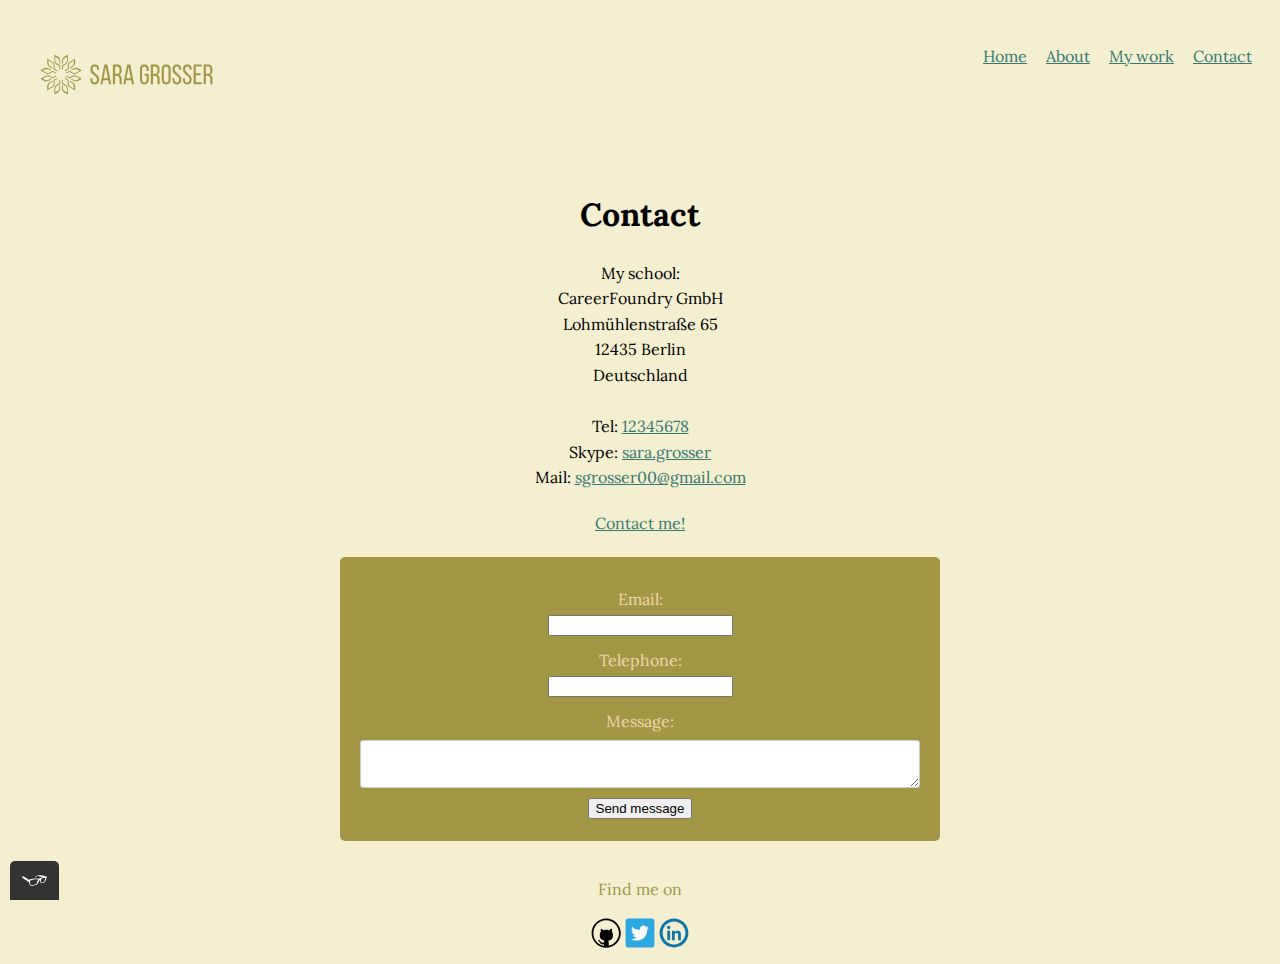
<file: contact.html>
<!DOCTYPE html>
<html lang="en">

<head>
    <meta charset="UTF-8">
    <meta name="viewport" content="width=device-width, initial-scale=1.0">
    <title>Contact Sara Grosser</title>
    <link rel="stylesheet" type="text/css" href="https://necolas.github.io/normalize.css/8.0.1/normalize.css">
    <link rel="preconnect" href="https://fonts.googleapis.com">
    <link rel="preconnect" href="https://fonts.gstatic.com" crossorigin>
    <link href="https://fonts.googleapis.com/css2?family=Lora:wght@400;700&display=swap" rel="stylesheet">
    <link rel="stylesheet" type="text/css" href="css/styles.css">
    <meta name="viewport" content="width=device-width, initial-scale=1">
</head>

<body>
    <header class="page-header">
        <img src="img/SGlogo.svg" alt="logo" width="200" height="100" class="page-header__item">
        <nav class="main-navigation page-header__item">
            <ul role="menubar" class="navigation-list">
                <li role="presentation">
                    <a href="index.html" role="menuitem" class="navigation-list__item">Home</a>
                </li>
                <li role="presentation">
                    <a href="about.html" role="menuitem" class="navigation-list__item">About</a>
                </li>
                <li role="presentation">
                    <a href="work.html" role="menuitem" class="navigation-list__item">My work</a>
                </li>
                <li role="presentation">
                    <a href="contact.html" role="menuitem"
                        class="navigation-list__item navigation-list__item--active">Contact</a>
                </li>
            </ul>
        </nav>
    </header>
    <main class="contact">
        <h1 class="contact_child">Contact</h1>

        <div class="contact_child">
            My school: <br>
            CareerFoundry GmbH<br>
            Lohmühlenstraße 65<br>
            12435 Berlin<br>
            Deutschland<br>
            <br>
            Tel: <a href="tel:12345678">12345678</a><br>
            Skype: <a href="skype:sara.grosser">sara.grosser</a><br>
            Mail: <a href="mailto:sgrosser00@gmail.com">sgrosser00@gmail.com</a><br>
        </div>

        <div class="contact_child">
            <a href="mailto:s.grosser00@gmail.com">Contact me!</a>
        </div>

        <form action="" method="post" id="contact-form" class="contact_child">
            <label class="standard-label" for="contact-email">Email: </label>
            <input type="email" id="contact-email" required>

            <label class="standard-label" for="Telephone">Telephone: </label>
            <input type="tel" id="Telephone" pattern="\d{3}[\-]\d{3}[\-]\d{4}">

            <label class="standard-label" for="Message">Message: </label>
            <textarea required maxlength="240"></textarea>
            <input type="submit" id="Message" value="Send message">
        </form>
    </main>
    <footer class="page-footer">
        <p>Find me on</p>
        <div class="social-media">
            <img src="img/github_icon.svg" alt="Github" width="30" height="30">
            <img src="img/twitter icon.svg" alt="Twitter" width="30" height="30">
            <img src="img/linkedin_icon.svg" alt="LinkedIn" width="30" height="30">
        </div>
    </footer>
    <script src="js/tota11y.min.js"></script>
</body>

</html>
</file>
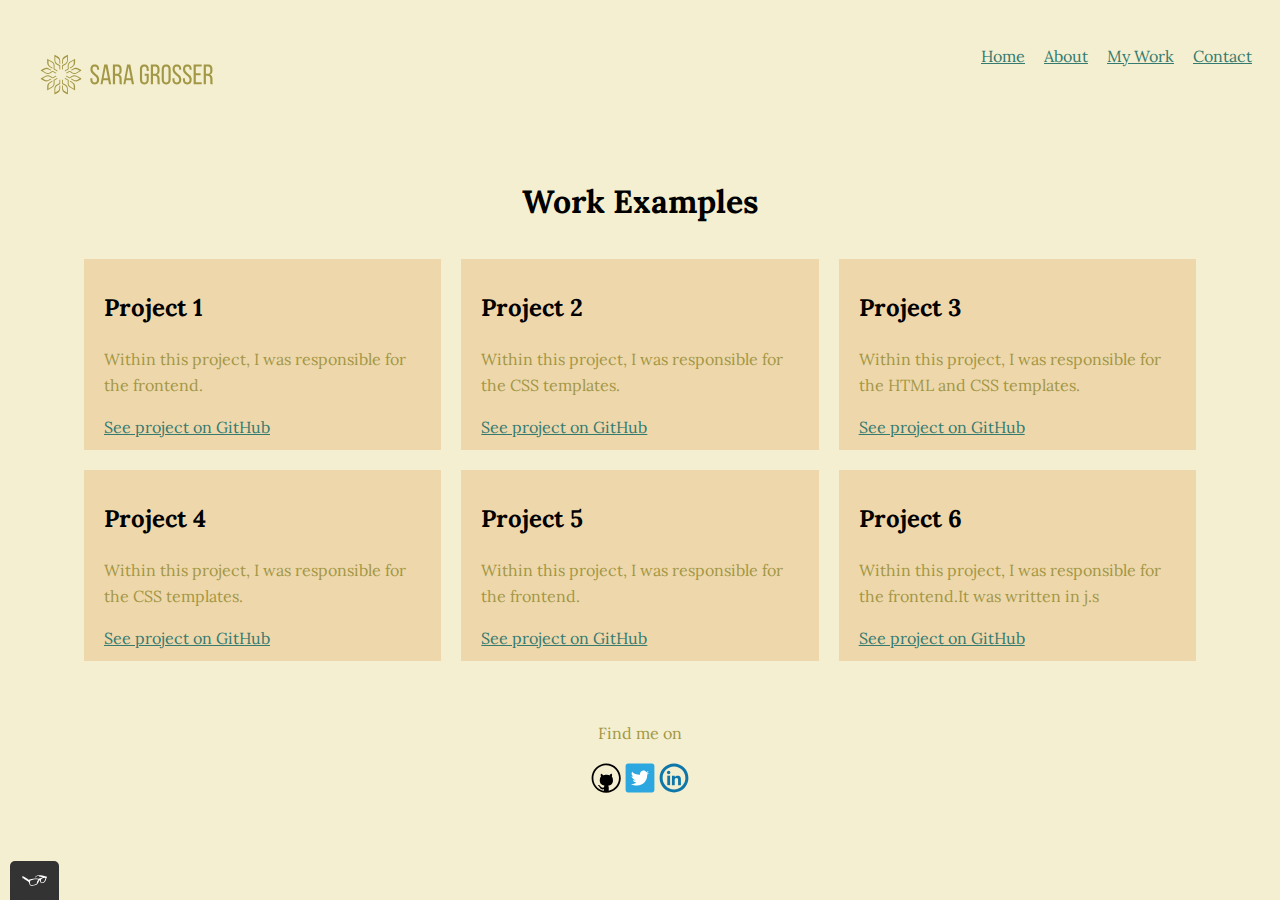
<file: work.html>
<!DOCTYPE html>
<html lang="en">

<head>
    <meta charset="UTF-8">
    <meta name="viewport" content="width=device-width, initial-scale=1.0">
    <title>My work</title>
    <link rel="stylesheet" type="text/css" href="https://necolas.github.io/normalize.css/8.0.1/normalize.css">
    <link rel="preconnect" href="https://fonts.googleapis.com">
    <link rel="preconnect" href="https://fonts.gstatic.com" crossorigin>
    <link href="https://fonts.googleapis.com/css2?family=Lora:wght@400;700&display=swap" rel="stylesheet">
    <link rel="stylesheet" type="text/css" href="css/styles.css">
    <meta name="viewport" content="width=device-width, initial-scale=1">
</head>

<body>
    <header class="page-header">
        <img src="img/SGlogo.svg" alt="logo" width="200" height="100" class="page-header__item">
        <nav class="main-navigation page-header__item">
            <ul role="menubar" class="navigation-list">
                <li role="presentation">
                    <a href="index.html" role="menuitem" class="navigation-list__item">Home</a>
                </li>
                <li role="presentation">
                    <a href="about.html" role="menuitem" class="navigation-list__item">About</a>
                </li>
                <li role="presentation">
                    <a href="work.html" role="menuitem" class="navigation-list__item navigation-list__item--active">My
                        Work</a>
                </li>
                <li role="presentation">
                    <a href="contact.html" role="menuitem" class="navigation-list__item">Contact</a>
                </li>
            </ul>
        </nav>
    </header>
    <main class="work">
        <section>
            <h1 class="work_child">Work Examples</h1>
            <div class="grid">
                <div class="grid_item">
                    <h2>Project 1</h2>
                    <p>Within this project, I was responsible for the frontend.</p>
                    <a href="#">See project on GitHub</a>
                </div>
                <div class="grid_item">
                    <h2>Project 2</h2>
                    <p>Within this project, I was responsible for the CSS templates.</p>
                    <a href="#">See project on GitHub</a>
                </div>
                <div class="grid_item">
                    <h2>Project 3</h2>
                    <p>Within this project, I was responsible for the HTML and CSS templates.</p>
                    <a href="#">See project on GitHub</a>
                </div>
                <div class="grid_item">
                    <h2>Project 4</h2>
                    <p>Within this project, I was responsible for the CSS templates.</p>
                    <a href="#">See project on GitHub</a>
                </div>
                <div class="grid_item">
                    <h2>Project 5</h2>
                    <p>Within this project, I was responsible for the frontend.</p>
                    <a href="#">See project on GitHub</a>
                </div>
                <div class="grid_item">
                    <h2>Project 6</h2>
                    <p>Within this project, I was responsible for the frontend.It was written in j.s</p>
                    <a href="#">See project on GitHub</a>
                </div>
            </div>
        </section>
    </main>

    <footer class="page-footer">
        <p>Find me on</p>
        <div class="social-media">
            <img src="img/github_icon.svg" alt="Github" width="30" height="30">
            <img src="img/twitter icon.svg" alt="Twitter" width="30" height="30">
            <img src="img/linkedin_icon.svg" alt="LinkedIn" width="30" height="30">
        </div>
    </footer>

    <script src="js/tota11y.min.js"></script>
</body>

</html>
</file>
<file: css/styles.css>
/*
Colors used  
#A29745
 #F4EFD0 #BF4D4B #A45824 #857E2E #C2923B
 */

:root {
    --primary-color: rgb(244, 239, 208);
    --green-base: #A29745;
    --link-color: #357b70;
    --link-visited-color: #5E5F42;
    --link-active-color: #409a75;
    --link-focus-outline-color: #4f5205;
    --button-hover-color: #5E5F42;
    --button-active-color: #4f5205;
    --button-focus-border-color: #DBC62C;
    --grid-item-background: #EFD7AC;
    --contact-form-color: #EFD7AC;
    --button-secondary-hover-color: #e0b354;
    --animation-start-color: #edc655;
    --animation-middle-color: #fcffad;
    --animation-end-color: #f76414;
    --font-family: 'Lora', sans-serif;
    --font-weight-normal: 400;
    --font-size-normal: 16px;
    --line-height-normal: 1.6;
}

body {
    background-color: var(--primary-color);
    font-family: var(--font-family);
    font-weight: var(--font-weight-normal);
    font-size: var(--font-size-normal);
    line-height: var(--line-height-normal);
}

p {
    color: var(--green-base);
}

a {
    color: var(--link-color);
}

a:visited {
    color: var(--link-visited-color);
}

a:active {
    color: var(--link-active-color);
}

a:hover {
    text-decoration: none;
}

a:focus {
    outline: 2px solid var(--link-focus-outline-color);
}

button {
    background-color: var(--green-base);
    color: var(--primary-color);
    padding: 10px 20px;
    font-size: 16px;
    border-radius: 10px;
    font-family: inherit;
}

button:active {
    background-color: var(--button-active-color);
}

button:hover {
    background-color: var(--button-hover-color);
    cursor: pointer;
}

button:focus {
    border: 2px solid var(--button-focus-border-color);
}

.button__secondary {
    background-color: var(--green-base);
    color: var(--primary-color);
}

.profile__portrait {
    float: left;
    width: 250px;
    margin-right: 40px;
    min-width: 360px;
    max-width: 1200px;
    border-radius: 50%;
}

.page-footer {
    clear: both;
    display: flex;
    flex-direction: column;
    text-align: center;
}

.profile {
    max-width: 700px;
    margin: 0 auto;
}

* {
    box-sizing: border-box;
}

.page-header {
    display: flex;
    width: 100%;
    padding: 20px;
}

.page-header__item {
    flex: 0 1 200px;
}

.page-header__item:last-child {
    flex-grow: 1;
    text-align: right;
}

.navigation-list {
    list-style-type: none;
}

.navigation-list li {
    display: inline-block;
    margin-left: 15px;
}

/* Fallback layout for older browsers */
.grid_item {
    display: inline-block;
    width: calc(33.333% - 20px);
    margin: 10px 10px;
    background-color: var(--grid-item-background);
    padding: 10px 20px;
}

/* CSS Grid layout for modern browsers */
@supports (display: grid) {
    .grid {
        display: grid;
        grid-template-columns: 1fr 1fr 1fr;
        grid-gap: 20px;
        margin: 0 24px 0;
        padding: 24px 32px;
        border-radius: 12px;
    }

    .grid_item {
        width: auto;
        margin: 0;
        background-color: var(--grid-item-background);
        padding: 10px 20px;
    }
}

.about_content {
    display: flex;
    flex-flow: column wrap;
    width: 700px;
    justify-content: center;
    padding: 24px;
    margin: auto;
}

.about_child {
    align-self: flex-start;
    margin: 8px;
}

.about_child:nth-child(1),
.about_child:nth-child(6),
.about_child:nth-child(7) {
    align-self: center;
}

.about_child:nth-child(6) {
    margin: 32px 0px 8px;
}

.work {
    display: flex;
    flex-direction: column;
    align-items: center;
    padding: 20px;
}

.work_child {
    align-self: flex-start;
    margin: 8px;
    text-align: center;
}

.contact {
    display: flex;
    flex-direction: column;
    align-items: center;
    /* Center content horizontally */
    padding: 20px;
}

.contact_child {
    width: 100%;
    /* Full width of its container */
    max-width: 600px;
    margin-bottom: 20px;
    /* Space between elements */
    text-align: center;
    /* Center the text of each child */
}

#contact-form {
    background-color: var(--green-base);
    /* Rectangle color */
    padding: 20px;
    /* Padding inside the form */
    border-radius: 5px;
    /* Rounded corners for the form */
    width: 100%;
    max-width: 600px;
    /* I can adjust as needed */
    margin: 0 auto;
    /* Center the form */
    box-sizing: border-box;
    /* Include padding and border in the width and height */
}

#contact-form label {
    display: block;
    margin-top: 10px;
    color: var(--contact-form-color);
}

#contact-form textarea {
    width: 100%;
    padding: 8px;
    /* Padding inside the input fields */
    margin-top: 5px;
    /* Space above each input field */
    border: 1px solid #ccc;
    /* Border for the input fields */
    border-radius: 3px;
    /* Slightly rounded borders for the input fields */
}

#contact-form input[type="submit"]:hover {
    background-color: #e0b354;
}

@media all and (max-width: 500px) {
    .grid {
        grid-template-columns: 1fr;
        grid-gap: 16px;

    }

    .grid_item:last-child {
        grid-column: auto/auto;
        grid-row: auto/auto;
    }

    h1 {
        font-size: 22px;
    }
}

/* setting media queries for tablet screens */
@media all and (min-width: 500px) and (max-width: 750px) {
    .grid {
        grid-template-columns: 1fr 1fr;
        grid-gap: 16px;

    }

    .grid_item:last-child {
        grid-column: auto/auto;
        grid-row: auto/auto;
    }

    h1 {
        font-size: 22px;
    }
}

.button__secondary {
    /* overwrites browser defaults and resets the border */
    border: none;
    display: inline-block;
    /* or 'block' if you want it to take the full width of its container */
    font-family: inherit;
    background-color: var(--green-base);
    color: white;
    text-decoration: none;
    padding: 10px;
    border-radius: 3px;
    border-bottom: 2px solid rgba(0, 0, 0, 0.3);
    transition: opacity 0.2s;
    margin: auto;
}

.button__secondary:hover,
.button__secondary :focus {
    /* lets the mouse appear as a hand when hovering over the button */
    cursor: pointer;
    /* reduces the opacity of the button to 80% */
    opacity: 0.8;
}

.button-container {
    display: flex;
    justify-content: center;
    /* Center the button horizontally */
    align-items: center;
    /* Center the button vertically */
    margin-top: 20px;
}

/* Start of animation transformation.
Animation applied to the sun */
.sun {
    animation-duration: 4s;
    animation-name: color-change;
    animation-iteration-count: infinite;
    animation-direction: alternate;
    animation-timing-function: linear;
    /* Alternative code which makes the code shorter is to combine all proprieties in a single line
  .sun{
     animation: 4s color-change infinite alternate linear } */
}

@keyframes color-change {
    0% {
        fill: var(--animation-start-color);
    }

    50% {
        fill: var(--animation-middle-color);
    }

    100% {
        fill: var(--animation-end-color);
    }
}

/* Animation applied to the cloud */
.cloud-front {
    animation: 30s cloud-move infinite alternate linear;
}

@keyframes cloud-move {
    from {
        transform: translate(0, 50px);
    }

    to {
        transform: translate(200px, 50px);
    }
}

.cloud-back {
    animation: 34s cloud-move-reverse infinite alternate linear;
}

@keyframes cloud-move-reverse {
    from {
        transform: translate(446px, 48px);
    }

    to {
        transform: translate(100px, 48px);
    }
}
</file>
